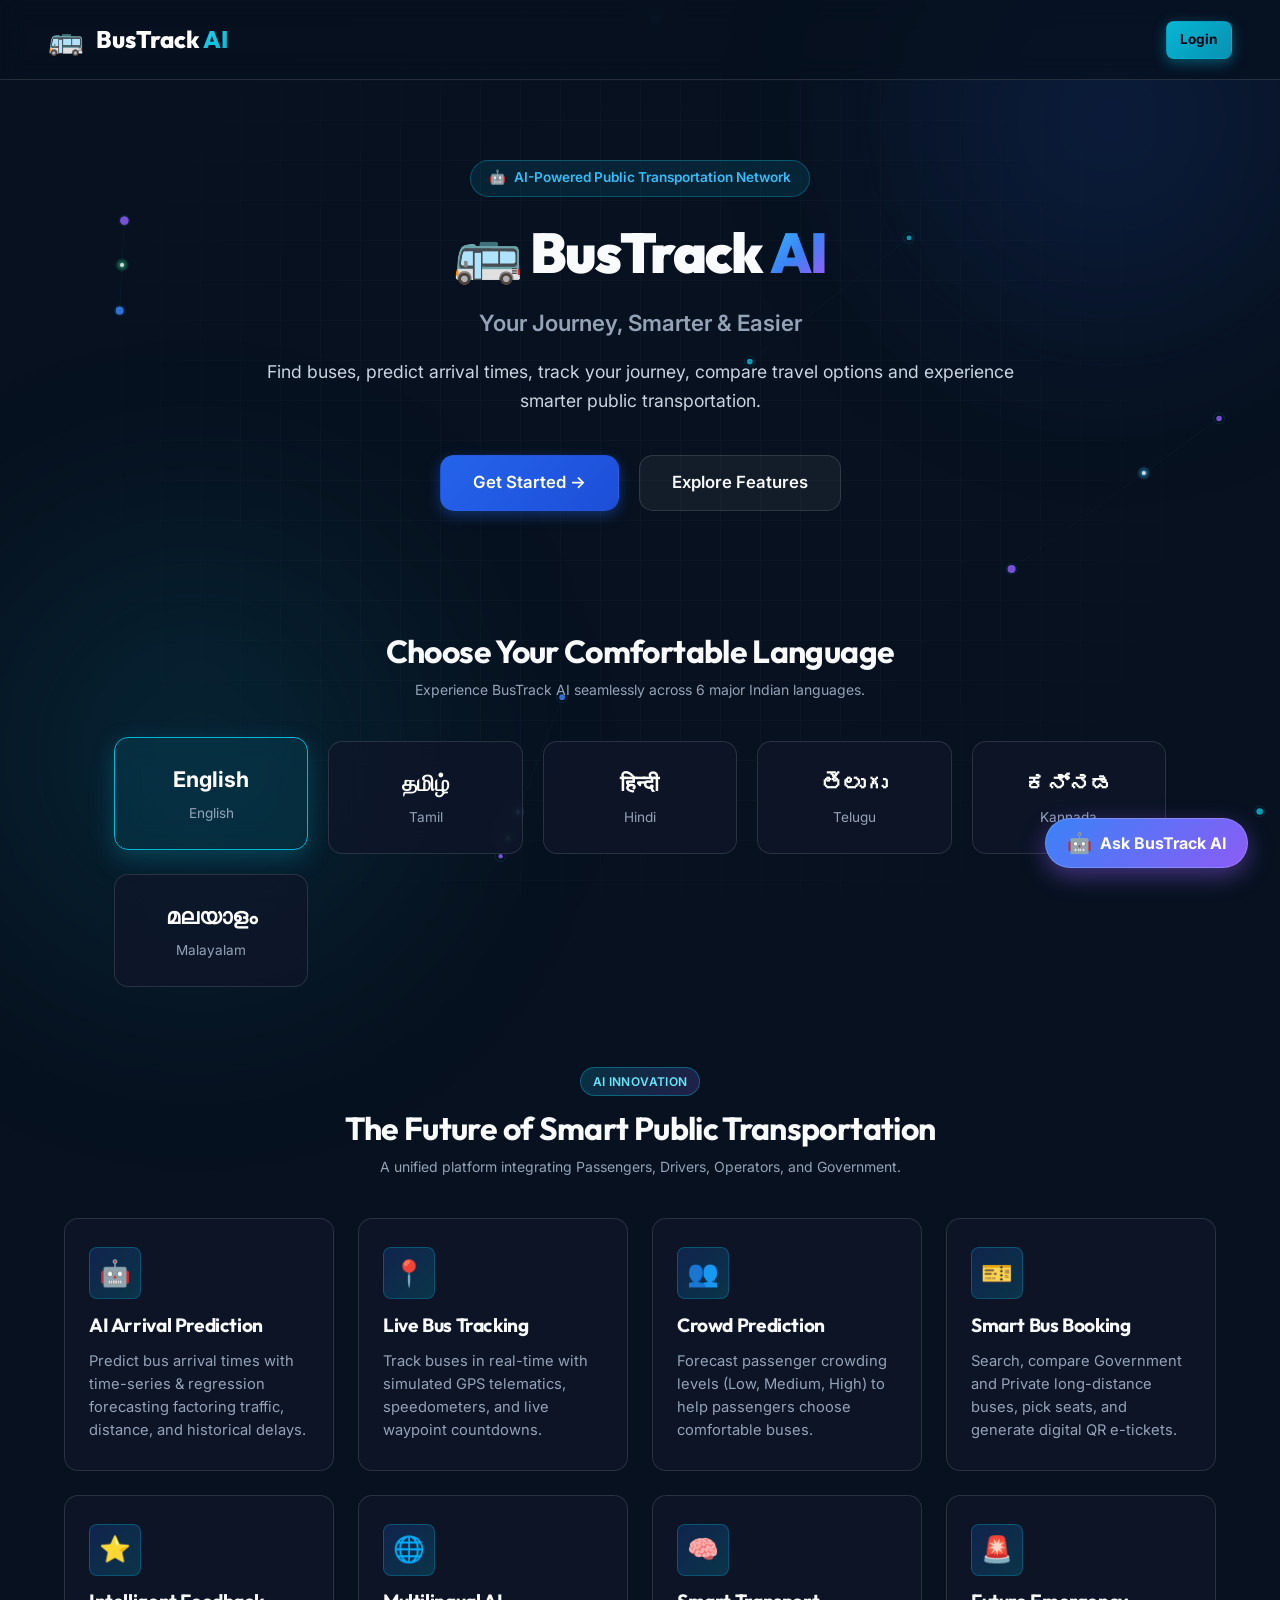
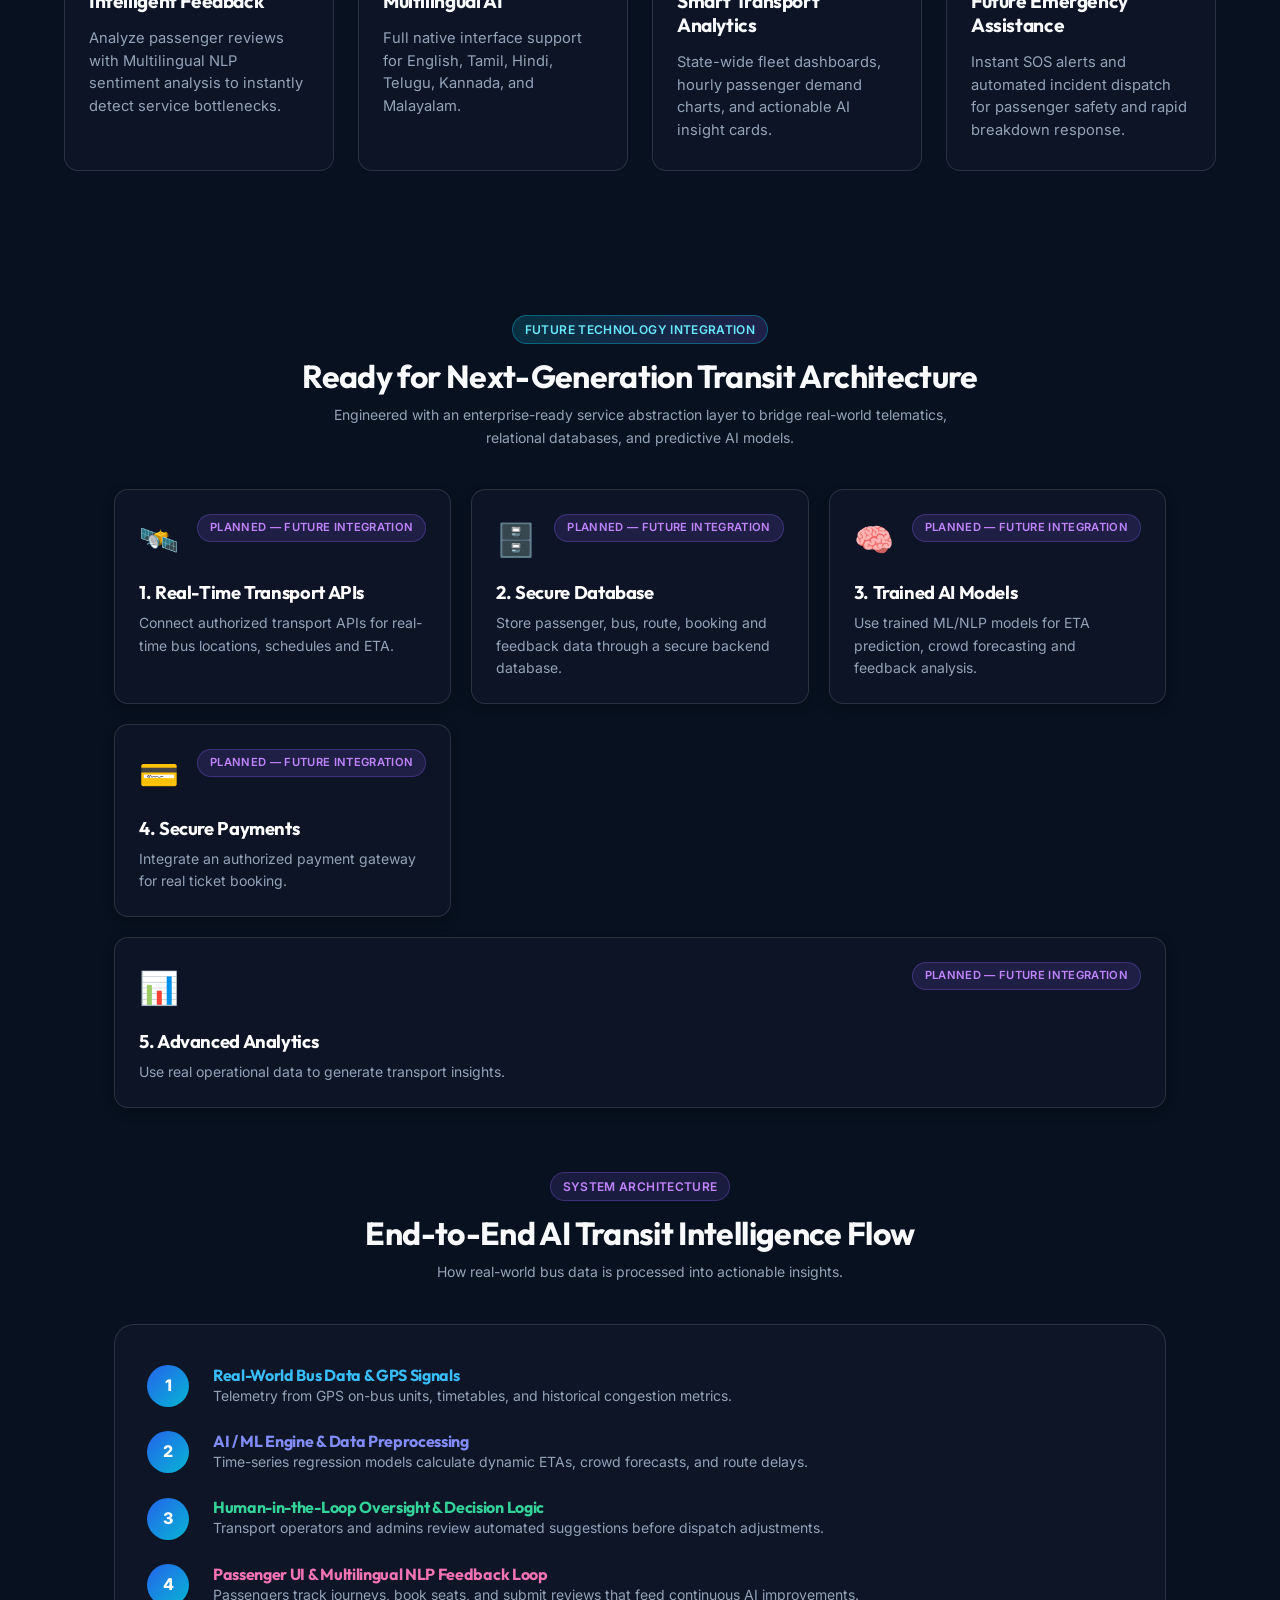
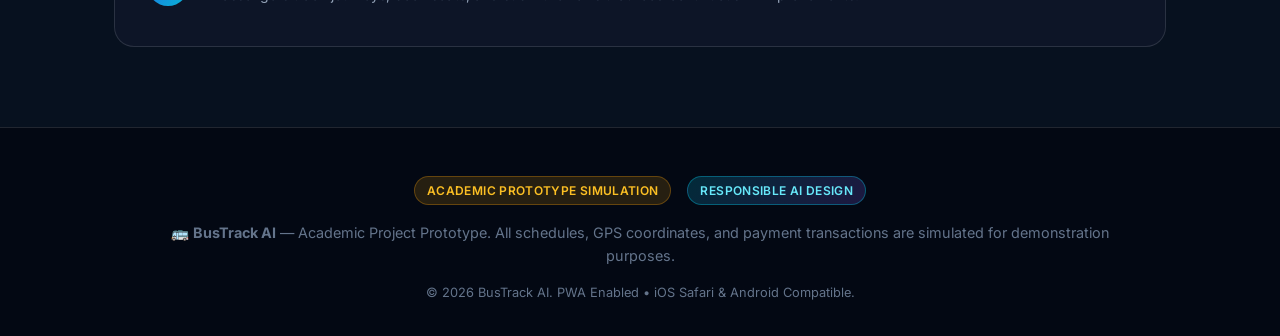
<file: index.html>
<!DOCTYPE html>
<html lang="en">
<head>
  <meta charset="UTF-8" />
  <meta name="viewport" content="width=device-width, initial-scale=1.0, viewport-fit=cover" />
  <title>BusTrack AI — Know Your Bus. Know Your Time. Travel Smarter.</title>
  <meta name="description" content="AI-Powered Smart Public Transportation Platform for real-time bus tracking, ETA predictions, Govt vs. Private comparisons, and smart ticketing." />
  <meta name="theme-color" content="#07111F" />
  <meta name="apple-mobile-web-app-capable" content="yes" />
  <meta name="apple-mobile-web-app-status-bar-style" content="black-translucent" />
  <meta name="apple-mobile-web-app-title" content="BusTrack AI" />
  <link rel="manifest" href="manifest.json" />
  <link rel="apple-touch-icon" href="assets/icons/apple-touch-icon.png" />
  <link rel="icon" type="image/png" href="assets/icons/favicon.png" />
  <link rel="preconnect" href="https://fonts.googleapis.com" />
  <link rel="preconnect" href="https://fonts.gstatic.com" crossorigin />
  <link href="https://fonts.googleapis.com/css2?family=Inter:wght@400;500;600;700&family=Outfit:wght@600;700;800;900&display=swap" rel="stylesheet" />
  <link rel="stylesheet" href="css/global.css" />
  <link rel="stylesheet" href="css/landing.css" />
</head>
<body>
  <!-- Animated Transit Background Canvas & Grid Layer -->
  <canvas id="transit-bg-canvas"></canvas>
  <div class="bg-grid-overlay"></div>
  <div class="bg-gradient-glow"></div>
  <div class="bg-gradient-glow-2"></div>

  <!-- Landing Header -->
  <header class="landing-header">
    <div class="brand-logo">
      <span style="font-size: 1.8rem;">🚌</span>
      <span>BusTrack <span class="gradient-text-cyan">AI</span></span>
      <span class="badge badge-ai" style="display:none; @media(min-width:480px){display:inline-flex;}">Smart Mobility</span>
    </div>
    <div style="display: flex; align-items: center; gap: 0.75rem;">
      <span class="badge badge-demo" style="display:none; @media(min-width:600px){display:inline-flex;}">Prototype</span>
      <a href="login.html" class="btn btn-secondary btn-sm" data-i18n="login">Login →</a>
    </div>
  </header>

  <!-- Hero Section -->
  <main>
    <section class="hero-section">
      <div class="hero-pill">
        <span>🤖</span>
        <span>AI-Powered Public Transportation Network</span>
      </div>
      <h1 class="hero-title">
        🚌 BusTrack <span class="gradient-text">AI</span>
      </h1>
      <p class="hero-tagline" data-i18n="subtagline">
        “Your Journey, Smarter & Easier”
      </p>
      <p class="hero-description" data-i18n="landingDesc">
        Find buses, predict arrival times, track your journey, compare travel options and experience smarter public transportation.
      </p>
      <div class="hero-cta-group">
        <a href="login.html" class="btn btn-primary btn-lg" data-i18n="getStarted">
          GET STARTED →
        </a>
        <a href="#future-vision" class="btn btn-outline btn-lg">
          Explore Features
        </a>
      </div>
    </section>

    <!-- Language Selection Section -->
    <section class="language-section">
      <div class="section-heading">
        <h2 data-i18n="chooseLanguage">Choose Your Comfortable Language</h2>
        <p class="text-muted text-sm">Experience BusTrack AI seamlessly across 6 major Indian languages.</p>
      </div>
      <div class="language-cards-grid">
        <div class="language-card active" data-lang="en" onclick="LanguageManager.setLanguage('en')">
          <span class="lang-native">English</span>
          <span class="lang-english">English</span>
        </div>
        <div class="language-card" data-lang="ta" onclick="LanguageManager.setLanguage('ta')">
          <span class="lang-native">தமிழ்</span>
          <span class="lang-english">Tamil</span>
        </div>
        <div class="language-card" data-lang="hi" onclick="LanguageManager.setLanguage('hi')">
          <span class="lang-native">हिन्दी</span>
          <span class="lang-english">Hindi</span>
        </div>
        <div class="language-card" data-lang="te" onclick="LanguageManager.setLanguage('te')">
          <span class="lang-native">తెలుగు</span>
          <span class="lang-english">Telugu</span>
        </div>
        <div class="language-card" data-lang="kn" onclick="LanguageManager.setLanguage('kn')">
          <span class="lang-native">ಕನ್ನಡ</span>
          <span class="lang-english">Kannada</span>
        </div>
        <div class="language-card" data-lang="ml" onclick="LanguageManager.setLanguage('ml')">
          <span class="lang-native">മലയാളം</span>
          <span class="lang-english">Malayalam</span>
        </div>
      </div>
    </section>

    <!-- Future Vision Features Grid -->
    <section id="future-vision" class="features-section">
      <div class="section-heading">
        <div class="badge badge-ai" style="margin-bottom: 0.75rem;">AI Innovation</div>
        <h2 data-i18n="futureVisionTitle">The Future of Smart Public Transportation</h2>
        <p class="text-muted text-sm">A unified platform integrating Passengers, Drivers, Operators, and Government.</p>
      </div>

      <div class="features-grid">
        <div class="feature-card">
          <div class="feature-icon-box">🤖</div>
          <h3>AI Arrival Prediction</h3>
          <p>Predict bus arrival times with time-series & regression forecasting factoring traffic, distance, and historical delays.</p>
        </div>

        <div class="feature-card">
          <div class="feature-icon-box">📍</div>
          <h3>Live Bus Tracking</h3>
          <p>Track buses in real-time with simulated GPS telematics, speedometers, and live waypoint countdowns.</p>
        </div>

        <div class="feature-card">
          <div class="feature-icon-box">👥</div>
          <h3>Crowd Prediction</h3>
          <p>Forecast passenger crowding levels (Low, Medium, High) to help passengers choose comfortable buses.</p>
        </div>

        <div class="feature-card">
          <div class="feature-icon-box">🎫</div>
          <h3>Smart Bus Booking</h3>
          <p>Search, compare Government and Private long-distance buses, pick seats, and generate digital QR e-tickets.</p>
        </div>

        <div class="feature-card">
          <div class="feature-icon-box">⭐</div>
          <h3>Intelligent Feedback</h3>
          <p>Analyze passenger reviews with Multilingual NLP sentiment analysis to instantly detect service bottlenecks.</p>
        </div>

        <div class="feature-card">
          <div class="feature-icon-box">🌐</div>
          <h3>Multilingual AI</h3>
          <p>Full native interface support for English, Tamil, Hindi, Telugu, Kannada, and Malayalam.</p>
        </div>

        <div class="feature-card">
          <div class="feature-icon-box">🧠</div>
          <h3>Smart Transport Analytics</h3>
          <p>State-wide fleet dashboards, hourly passenger demand charts, and actionable AI insight cards.</p>
        </div>

        <div class="feature-card">
          <div class="feature-icon-box">🚨</div>
          <h3>Future Emergency Assistance</h3>
          <p>Instant SOS alerts and automated incident dispatch for passenger safety and rapid breakdown response.</p>
        </div>
      </div>
    </section>

    <!-- Future Technology Integration Section -->
    <section class="future-tech-section" style="padding: 4rem 1.5rem; max-width: 1100px; margin: 0 auto;">
      <div class="section-heading" style="text-align: center; margin-bottom: 2.5rem;">
        <div class="badge badge-ai" style="margin-bottom: 0.75rem;">Future Technology Integration</div>
        <h2 style="font-size: 2rem; margin-bottom: 0.5rem;">Ready for Next-Generation Transit Architecture</h2>
        <p class="text-muted text-sm" style="max-width: 650px; margin: 0 auto;">
          Engineered with an enterprise-ready service abstraction layer to bridge real-world telematics, relational databases, and predictive AI models.
        </p>
      </div>

      <div style="display: grid; grid-template-columns: repeat(auto-fit, minmax(280px, 1fr)); gap: 1.25rem;">
        <!-- Card 1 -->
        <div class="glass-card" style="padding: 1.5rem;">
          <div style="display: flex; justify-content: space-between; align-items: flex-start; margin-bottom: 1rem;">
            <span style="font-size: 2rem;">🛰️</span>
            <span class="badge badge-simulation" style="font-size: 0.7rem;">Planned — Future Integration</span>
          </div>
          <h3 style="font-size: 1.15rem; margin-bottom: 0.5rem; color: #fff;">1. Real-Time Transport APIs</h3>
          <p class="text-muted text-sm" style="margin: 0; line-height: 1.6;">
            Connect authorized transport APIs for real-time bus locations, schedules and ETA.
          </p>
        </div>

        <!-- Card 2 -->
        <div class="glass-card" style="padding: 1.5rem;">
          <div style="display: flex; justify-content: space-between; align-items: flex-start; margin-bottom: 1rem;">
            <span style="font-size: 2rem;">🗄️</span>
            <span class="badge badge-simulation" style="font-size: 0.7rem;">Planned — Future Integration</span>
          </div>
          <h3 style="font-size: 1.15rem; margin-bottom: 0.5rem; color: #fff;">2. Secure Database</h3>
          <p class="text-muted text-sm" style="margin: 0; line-height: 1.6;">
            Store passenger, bus, route, booking and feedback data through a secure backend database.
          </p>
        </div>

        <!-- Card 3 -->
        <div class="glass-card" style="padding: 1.5rem;">
          <div style="display: flex; justify-content: space-between; align-items: flex-start; margin-bottom: 1rem;">
            <span style="font-size: 2rem;">🧠</span>
            <span class="badge badge-simulation" style="font-size: 0.7rem;">Planned — Future Integration</span>
          </div>
          <h3 style="font-size: 1.15rem; margin-bottom: 0.5rem; color: #fff;">3. Trained AI Models</h3>
          <p class="text-muted text-sm" style="margin: 0; line-height: 1.6;">
            Use trained ML/NLP models for ETA prediction, crowd forecasting and feedback analysis.
          </p>
        </div>

        <!-- Card 4 -->
        <div class="glass-card" style="padding: 1.5rem;">
          <div style="display: flex; justify-content: space-between; align-items: flex-start; margin-bottom: 1rem;">
            <span style="font-size: 2rem;">💳</span>
            <span class="badge badge-simulation" style="font-size: 0.7rem;">Planned — Future Integration</span>
          </div>
          <h3 style="font-size: 1.15rem; margin-bottom: 0.5rem; color: #fff;">4. Secure Payments</h3>
          <p class="text-muted text-sm" style="margin: 0; line-height: 1.6;">
            Integrate an authorized payment gateway for real ticket booking.
          </p>
        </div>

        <!-- Card 5 -->
        <div class="glass-card" style="padding: 1.5rem; grid-column: 1 / -1;">
          <div style="display: flex; justify-content: space-between; align-items: flex-start; margin-bottom: 1rem;">
            <span style="font-size: 2rem;">📊</span>
            <span class="badge badge-simulation" style="font-size: 0.7rem;">Planned — Future Integration</span>
          </div>
          <h3 style="font-size: 1.15rem; margin-bottom: 0.5rem; color: #fff;">5. Advanced Analytics</h3>
          <p class="text-muted text-sm" style="margin: 0; line-height: 1.6;">
            Use real operational data to generate transport insights.
          </p>
        </div>
      </div>
    </section>

    <!-- Architecture & C29 Project Context Section -->
    <section class="architecture-section">
      <div class="section-heading">
        <div class="badge badge-simulation" style="margin-bottom: 0.75rem;">System Architecture</div>
        <h2>End-to-End AI Transit Intelligence Flow</h2>
        <p class="text-muted text-sm">How real-world bus data is processed into actionable insights.</p>
      </div>

      <div class="arch-flow-box">
        <div class="flow-step">
          <div class="flow-step-num">1</div>
          <div>
            <h4 style="color: #38bdf8;">Real-World Bus Data & GPS Signals</h4>
            <p class="text-muted text-sm">Telemetry from GPS on-bus units, timetables, and historical congestion metrics.</p>
          </div>
        </div>

        <div class="flow-step">
          <div class="flow-step-num">2</div>
          <div>
            <h4 style="color: #818cf8;">AI / ML Engine & Data Preprocessing</h4>
            <p class="text-muted text-sm">Time-series regression models calculate dynamic ETAs, crowd forecasts, and route delays.</p>
          </div>
        </div>

        <div class="flow-step">
          <div class="flow-step-num">3</div>
          <div>
            <h4 style="color: #34d399;">Human-in-the-Loop Oversight & Decision Logic</h4>
            <p class="text-muted text-sm">Transport operators and admins review automated suggestions before dispatch adjustments.</p>
          </div>
        </div>

        <div class="flow-step">
          <div class="flow-step-num">4</div>
          <div>
            <h4 style="color: #f472b6;">Passenger UI & Multilingual NLP Feedback Loop</h4>
            <p class="text-muted text-sm">Passengers track journeys, book seats, and submit reviews that feed continuous AI improvements.</p>
          </div>
        </div>
      </div>
    </section>
  </main>

  <!-- Landing Footer -->
  <footer class="landing-footer">
    <div style="max-width: 1000px; margin: 0 auto; display: flex; flex-direction: column; gap: 1rem;">
      <div style="display: flex; justify-content: center; align-items: center; gap: 1rem; flex-wrap: wrap;">
        <span class="badge badge-demo">Academic Prototype Simulation</span>
        <span class="badge badge-ai">Responsible AI Design</span>
      </div>
      <p>🚌 <strong>BusTrack AI</strong> — Academic Project Prototype. All schedules, GPS coordinates, and payment transactions are simulated for demonstration purposes.</p>
      <p style="font-size: 0.8rem; color: #64748b;">© 2026 BusTrack AI. PWA Enabled • iOS Safari & Android Compatible.</p>
    </div>
  </footer>

  <!-- Scripts -->
  <script src="js/services/apiConfig.js"></script>
  <script src="js/services/dbSchema.js"></script>
  <script src="js/services/transportService.js"></script>
  <script src="js/services/bookingService.js"></script>
  <script src="js/services/trackingService.js"></script>
  <script src="js/services/aiService.js"></script>
  <script src="js/language.js"></script>
  <script src="js/auth.js"></script>
  <script src="js/app.js"></script>
</body>
</html>
</file>
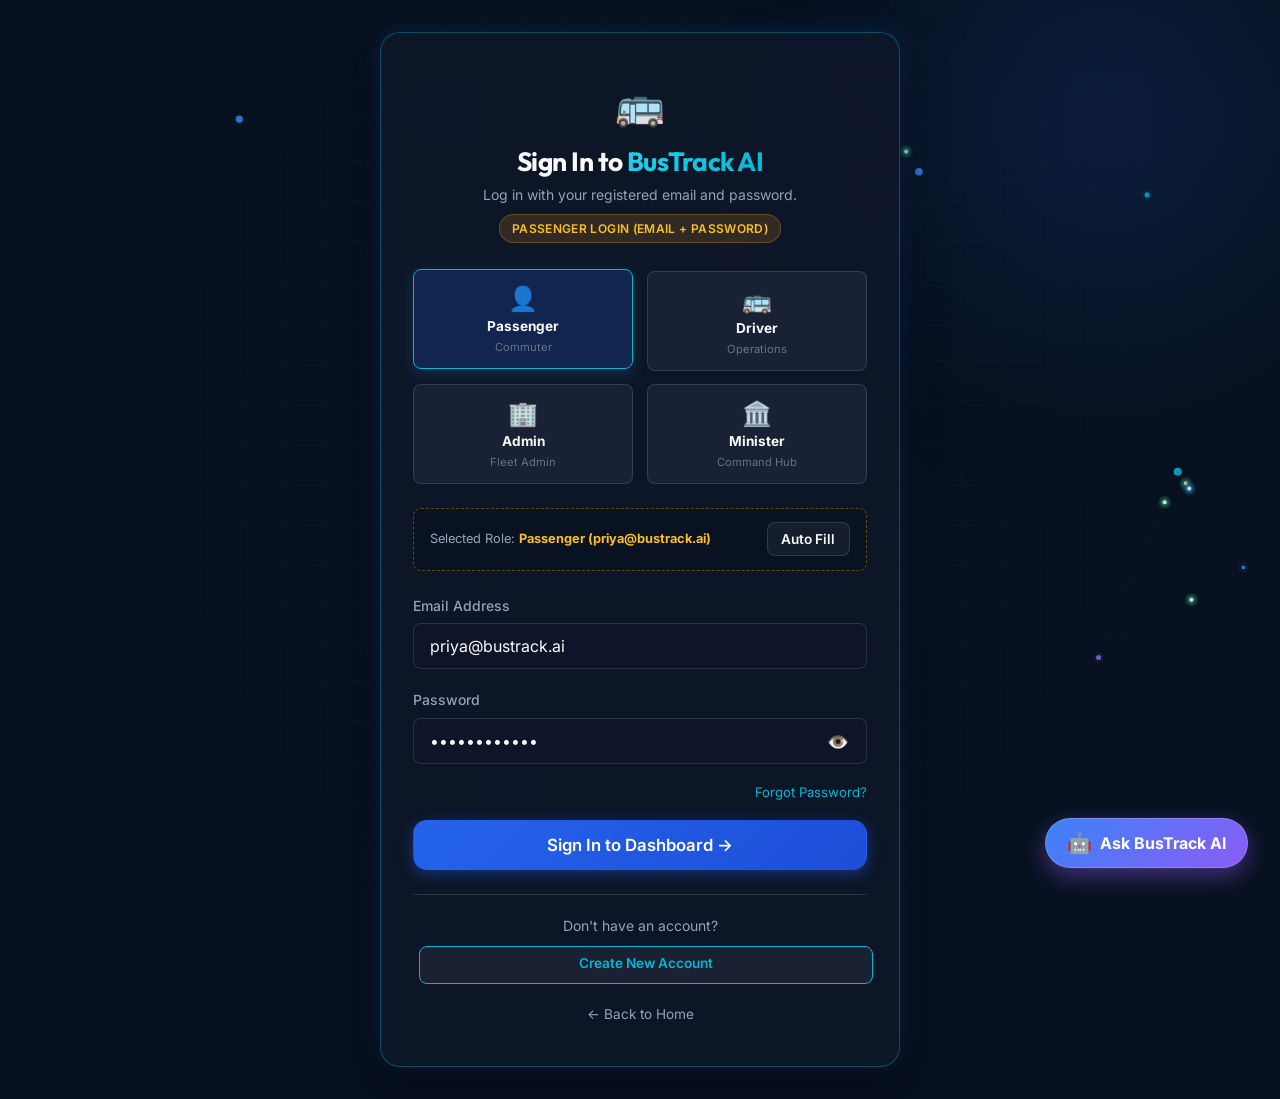
<file: admin.html>
<!DOCTYPE html>
<html lang="en">
<head>
  <meta charset="UTF-8" />
  <meta name="viewport" content="width=device-width, initial-scale=1.0, viewport-fit=cover" />
  <title>Admin Fleet & AI Analytics — BusTrack AI</title>
  <meta name="theme-color" content="#07111F" />
  <meta name="apple-mobile-web-app-capable" content="yes" />
  <meta name="apple-mobile-web-app-status-bar-style" content="black-translucent" />
  <meta name="apple-mobile-web-app-title" content="BusTrack AI" />
  <link rel="manifest" href="manifest.json" />
  <link rel="apple-touch-icon" href="assets/icons/apple-touch-icon.png" />
  <link rel="icon" type="image/png" href="assets/icons/favicon.png" />
  <link rel="preconnect" href="https://fonts.googleapis.com" />
  <link rel="preconnect" href="https://fonts.gstatic.com" crossorigin />
  <link href="https://fonts.googleapis.com/css2?family=Inter:wght@400;500;600;700&family=Outfit:wght@600;700;800;900&display=swap" rel="stylesheet" />
  <link rel="stylesheet" href="css/global.css" />
  <link rel="stylesheet" href="css/admin.css" />
</head>
<body>
  <canvas id="transit-bg-canvas"></canvas>
  <div class="bg-grid-overlay"></div>
  <div class="bg-gradient-glow"></div>

  <div class="app-container">
    <!-- Sidebar -->
    <aside class="sidebar">
      <div class="sidebar-header">
        <span class="sidebar-logo-icon">🚌</span>
        <div>
          <div class="sidebar-logo-text">BusTrack <span class="gradient-text-cyan">AI</span></div>
          <span class="sidebar-role-badge">Admin Hub</span>
        </div>
      </div>

      <nav class="sidebar-nav">
        <a href="admin.html" class="sidebar-link active">
          <span class="nav-icon">📊</span>
          <span>Fleet Overview</span>
        </a>
        <a href="#fleet-table-section" class="sidebar-link">
          <span class="nav-icon">🚌</span>
          <span>Bus Management</span>
        </a>
        <a href="#analytics-section" class="sidebar-link">
          <span class="nav-icon">📈</span>
          <span>AI Analytics</span>
        </a>
        <a href="tracking.html" class="sidebar-link">
          <span class="nav-icon">📍</span>
          <span>Live Tracking</span>
        </a>
        <a href="feedback.html" class="sidebar-link">
          <span class="nav-icon">⭐</span>
          <span>Feedback Log</span>
        </a>
        <a href="help.html" class="sidebar-link">
          <span class="nav-icon">🆘</span>
          <span data-i18n="helpCenter">Help Center</span>
        </a>
        <a href="profile.html" class="sidebar-link">
          <span class="nav-icon">👤</span>
          <span data-i18n="profile">Profile</span>
        </a>
        <a href="settings.html" class="sidebar-link">
          <span class="nav-icon">⚙️</span>
          <span data-i18n="settings">Settings</span>
        </a>
      </nav>

      <div class="sidebar-footer">
        <button type="button" class="btn btn-outline btn-sm logout-btn" style="width: 100%;">
          🚪 <span data-i18n="logout">Logout</span>
        </button>
      </div>
    </aside>

    <div class="main-content">
      <header class="app-header">
        <div class="header-left">
          <button id="menu-toggle-btn" class="menu-toggle-btn" aria-label="Toggle Menu">☰</button>
          <div class="header-title">
            <span>Transport Admin & Analytics</span>
          </div>
        </div>

        <div class="header-right">
          <select class="form-control language-selector-select" onchange="LanguageManager.setLanguage(this.value)" style="width: auto; min-height: 36px; padding: 0.25rem 1.75rem 0.25rem 0.5rem; font-size: 0.8rem;">
            <option value="en">English</option>
            <option value="ta">தமிழ்</option>
            <option value="hi">हिन्दी</option>
            <option value="te">తెలుగు</option>
            <option value="kn">ಕನ್ನಡ</option>
            <option value="ml">മലയാളം</option>
          </select>

          <a href="profile.html" class="user-profile-btn">
            <div class="avatar" style="background: linear-gradient(135deg, #2563eb, #8b5cf6);">K</div>
            <span class="current-user-name" style="font-size: 0.85rem; font-weight: 600;">Karthik Raman</span>
          </a>
        </div>
      </header>

      <main class="page-body">
        <!-- Action Row -->
        <div style="display:flex; justify-content:space-between; align-items:center; flex-wrap:wrap; gap:1rem; margin-bottom:1.5rem;">
          <div>
            <h2 style="font-size: 1.5rem;">Fleet Command Center</h2>
            <p class="text-muted text-sm">Real-time telematics, schedule coordination, and AI predictive demand models.</p>
          </div>
          <div style="display:flex; gap:0.5rem; flex-wrap:wrap;">
            <button type="button" id="generate-admin-report-btn" class="btn btn-outline btn-sm">
              📄 Report
            </button>
            <button type="button" id="add-bus-modal-btn" class="btn btn-primary btn-sm">
              + Add Bus
            </button>
          </div>
        </div>

        <!-- KPI Summary Cards with Animated Counters -->
        <div class="admin-kpi-grid">
          <div class="kpi-card">
            <span class="kpi-title">Total Registered Fleet</span>
            <div class="kpi-value animate-counter" data-target="1250">0</div>
            <span class="kpi-subtitle">Buses in regional registry</span>
          </div>

          <div class="kpi-card">
            <span class="kpi-title">Active Buses on Route</span>
            <div class="kpi-value animate-counter" data-target="842" style="color:#34d399;">0</div>
            <span class="kpi-subtitle">🟢 Live telematics streaming</span>
          </div>

          <div class="kpi-card">
            <span class="kpi-title">On-Time Performance</span>
            <div class="kpi-value animate-counter" data-target="87" data-decimal="false" style="color:#22d3ee;">0%</div>
            <span class="kpi-subtitle">Within 5m schedule variance</span>
          </div>

          <div class="kpi-card">
            <span class="kpi-title">Average Corridor Delay</span>
            <div class="kpi-value animate-counter" data-target="4.2" data-decimal="true" style="color:#fbbf24;">0m</div>
            <span class="kpi-subtitle">Peak-hour offset calculation</span>
          </div>
        </div>

        <!-- AI Insights Cards -->
        <div class="ai-insights-grid">
          <div class="insight-card">
            <div style="display:flex; align-items:center; justify-content:space-between;">
              <span class="badge badge-ai">🤖 AI Prototype Insight</span>
              <span class="text-muted text-xs">10m ago</span>
            </div>
            <h4 style="color:#fff;">Passenger Demand Surge Expected</h4>
            <p class="text-muted text-sm">Passenger demand appears highest during morning peak hours (08:00 - 10:00) on Gandhipuram ↔ Ukkadam corridor.</p>
            <div style="font-size:0.8rem; color:#38bdf8; border-top:1px solid var(--border-glass); padding-top:0.5rem;">
              <strong>Suggested Action:</strong> Increase bus dispatch frequency from 15m to 8m intervals during peak periods.
            </div>
          </div>

          <div class="insight-card">
            <div style="display:flex; align-items:center; justify-content:space-between;">
              <span class="badge badge-ai">🤖 AI Prototype Insight</span>
              <span class="text-muted text-xs">25m ago</span>
            </div>
            <h4 style="color:#fff;">Route 102 Repeated Delay Trend</h4>
            <p class="text-muted text-sm">Route 102 (Singanallur) has logged +8.5m average delay across 14 consecutive trips due to road construction.</p>
            <div style="font-size:0.8rem; color:#38bdf8; border-top:1px solid var(--border-glass); padding-top:0.5rem;">
              <strong>Suggested Action:</strong> Review corridor detour routes and update AI schedule buffer time.
            </div>
          </div>
        </div>

        <!-- AI Analytics Canvas Charts Grid -->
        <div id="analytics-section" class="charts-grid-layout" style="display:grid; grid-template-columns: repeat(auto-fit, minmax(300px, 1fr)); gap:1.25rem; margin-bottom:2rem;">
          <div class="chart-card">
            <div class="chart-header">
              <div>
                <h4 style="font-size:1.05rem;">Hourly Passenger Demand</h4>
                <div class="text-muted text-xs">Simulated commuter volume</div>
              </div>
              <span class="badge badge-demo">Demo</span>
            </div>
            <div class="chart-canvas-box">
              <canvas id="chart-passenger-demand"></canvas>
            </div>
          </div>

          <div class="chart-card">
            <div class="chart-header">
              <div>
                <h4 style="font-size:1.05rem;">Average Bus Delay by Route</h4>
                <div class="text-muted text-xs">Minutes variance from timetable</div>
              </div>
              <span class="badge badge-demo">Demo</span>
            </div>
            <div class="chart-canvas-box">
              <canvas id="chart-delay-trends"></canvas>
            </div>
          </div>

          <div class="chart-card">
            <div class="chart-header">
              <div>
                <h4 style="font-size:1.05rem;">Corridor On-Time (%)</h4>
                <div class="text-muted text-xs">Schedule adherence by hub</div>
              </div>
              <span class="badge badge-demo">Demo</span>
            </div>
            <div class="chart-canvas-box">
              <canvas id="chart-route-performance"></canvas>
            </div>
          </div>

          <div class="chart-card">
            <div class="chart-header">
              <div>
                <h4 style="font-size:1.05rem;">Feedback Sentiment</h4>
                <div class="text-muted text-xs">NLP review classification</div>
              </div>
              <span class="badge badge-demo">Demo</span>
            </div>
            <div class="chart-canvas-box">
              <canvas id="chart-sentiment-donut"></canvas>
            </div>
          </div>
        </div>

        <!-- Bus Fleet Management CRUD Table -->
        <div id="fleet-table-section" class="glass-card">
          <div style="display:flex; justify-content:space-between; align-items:center; margin-bottom:1rem; flex-wrap:wrap; gap:0.5rem;">
            <div>
              <h3 style="font-size:1.25rem;">Bus Fleet Registry</h3>
              <p class="text-muted text-xs">Manage active buses, routes, drivers, and telematics statuses.</p>
            </div>
            <span class="badge badge-demo">Editable LocalStorage</span>
          </div>

          <div class="crud-table-wrapper">
            <table class="crud-table">
              <thead>
                <tr>
                  <th>Bus Number</th>
                  <th>Category</th>
                  <th>Corridor Route</th>
                  <th>Driver</th>
                  <th>Status</th>
                  <th>AI ETA</th>
                  <th>Actions</th>
                </tr>
              </thead>
              <tbody id="admin-bus-table-body">
                <!-- Populated dynamically by js/admin.js -->
              </tbody>
            </table>
          </div>
        </div>
      </main>

      <!-- Mobile Bottom Navigation Bar -->
      <nav class="mobile-bottom-nav">
        <a href="admin.html" class="bottom-nav-item active">
          <span class="nav-icon">📊</span>
          <span>Fleet</span>
        </a>
        <a href="tracking.html" class="bottom-nav-item">
          <span class="nav-icon">📍</span>
          <span>Map</span>
        </a>
        <a href="feedback.html" class="bottom-nav-item">
          <span class="nav-icon">⭐</span>
          <span>Reviews</span>
        </a>
        <a href="help.html" class="bottom-nav-item">
          <span class="nav-icon">🆘</span>
          <span>Help</span>
        </a>
        <a href="profile.html" class="bottom-nav-item">
          <span class="nav-icon">👤</span>
          <span>Profile</span>
        </a>
      </nav>
    </div>
  </div>

  <!-- Add Bus Modal -->
  <div id="add-bus-modal" class="modal-backdrop">
    <div class="modal-container">
      <div class="modal-header">
        <h3 class="modal-title">+ Add New Bus to Fleet</h3>
        <button class="modal-close-btn">&times;</button>
      </div>
      <form id="add-bus-form">
        <div class="modal-body">
          <div class="form-group">
            <label class="form-label">Bus Registration Number</label>
            <input type="text" id="new-bus-number" class="form-control" placeholder="e.g. TN-38-N-9988" required />
          </div>

          <div class="form-group">
            <label class="form-label">Operator Category</label>
            <select id="new-bus-type" class="form-control form-select">
              <option value="Government">Government (TNSTC)</option>
              <option value="Private">Private Operator</option>
            </select>
          </div>

          <div style="display:grid; grid-template-columns: 1fr 1fr; gap:1rem;">
            <div class="form-group">
              <label class="form-label">Starting Terminal</label>
              <select id="new-bus-from" class="form-control form-select">
                <option value="Gandhipuram">Gandhipuram</option>
                <option value="Ukkadam">Ukkadam</option>
                <option value="Singanallur">Singanallur</option>
                <option value="Peelamedu">Peelamedu</option>
              </select>
            </div>
            <div class="form-group">
              <label class="form-label">Destination Hub</label>
              <select id="new-bus-to" class="form-control form-select">
                <option value="Ukkadam">Ukkadam</option>
                <option value="Gandhipuram">Gandhipuram</option>
                <option value="Singanallur">Singanallur</option>
                <option value="Peelamedu">Peelamedu</option>
              </select>
            </div>
          </div>

          <div class="form-group">
            <label class="form-label">Assigned Driver</label>
            <input type="text" id="new-bus-driver" class="form-control" placeholder="e.g. S. Vignesh" />
          </div>
        </div>
        <div class="modal-footer">
          <button type="button" class="btn btn-outline btn-sm" data-modal-close>Cancel</button>
          <button type="submit" class="btn btn-primary btn-sm">Save to Fleet</button>
        </div>
      </form>
    </div>
  </div>

  <!-- Admin Printable Report Modal -->
  <div id="admin-report-modal" class="modal-backdrop">
    <div class="modal-container" style="max-width:700px;">
      <div class="modal-header">
        <h3 class="modal-title">📄 Fleet Performance Report</h3>
        <button class="modal-close-btn">&times;</button>
      </div>
      <div class="modal-body">
        <div class="ticket-wrapper">
          <div style="text-align:center; margin-bottom:1.5rem; border-bottom:2px solid #e2e8f0; padding-bottom:1rem;">
            <h2 style="font-size:1.4rem; color:#1d4ed8;">BusTrack AI Operations Briefing</h2>
            <div style="font-size:0.75rem; color:#64748b;">SMART PUBLIC TRANSPORTATION PERFORMANCE AUDIT</div>
            <div class="badge badge-demo" style="margin-top:0.5rem;">Academic Prototype Simulation</div>
          </div>

          <div class="ticket-grid">
            <div>
              <div class="ticket-field-lbl">Report Date</div>
              <div class="ticket-field-val">September 04, 2026</div>
            </div>
            <div>
              <div class="ticket-field-lbl">Fleet Evaluated</div>
              <div class="ticket-field-val">1,250 Registered Units</div>
            </div>
            <div>
              <div class="ticket-field-lbl">On-Time Rate</div>
              <div class="ticket-field-val">87.4% Compliance</div>
            </div>
            <div>
              <div class="ticket-field-lbl">Delay Variance</div>
              <div class="ticket-field-val">+4.2 Minutes (Peak)</div>
            </div>
          </div>

          <div style="margin-top:1rem; font-size:0.85rem; line-height:1.5; color:#334155;">
            <strong>Key AI Insights & Executive Summary:</strong>
            <ul style="margin-left:1.25rem; margin-top:0.4rem;">
              <li>Morning peak traffic on Corridor 101 shows highest demand pressure.</li>
              <li>Government buses achieved 91% satisfaction in affordability ratings.</li>
              <li>Recommended adding 4 auxiliary buses between 08:30 - 09:30 AM.</li>
            </ul>
          </div>
        </div>
      </div>
      <div class="modal-footer">
        <button type="button" class="btn btn-outline btn-sm" data-modal-close>Close</button>
        <button type="button" id="print-admin-report-btn" class="btn btn-secondary btn-sm">🖨️ Print Report</button>
      </div>
    </div>
  </div>

  <!-- Scripts -->
  <script src="js/services/apiConfig.js"></script>
  <script src="js/services/dbSchema.js"></script>
  <script src="js/services/transportService.js"></script>
  <script src="js/services/bookingService.js"></script>
  <script src="js/services/trackingService.js"></script>
  <script src="js/services/aiService.js"></script>
  <script src="js/language.js"></script>
  <script src="js/auth.js"></script>
  <script src="js/charts.js"></script>
  <script src="js/app.js"></script>
  <script src="js/admin.js"></script>
</body>
</html>
</file>
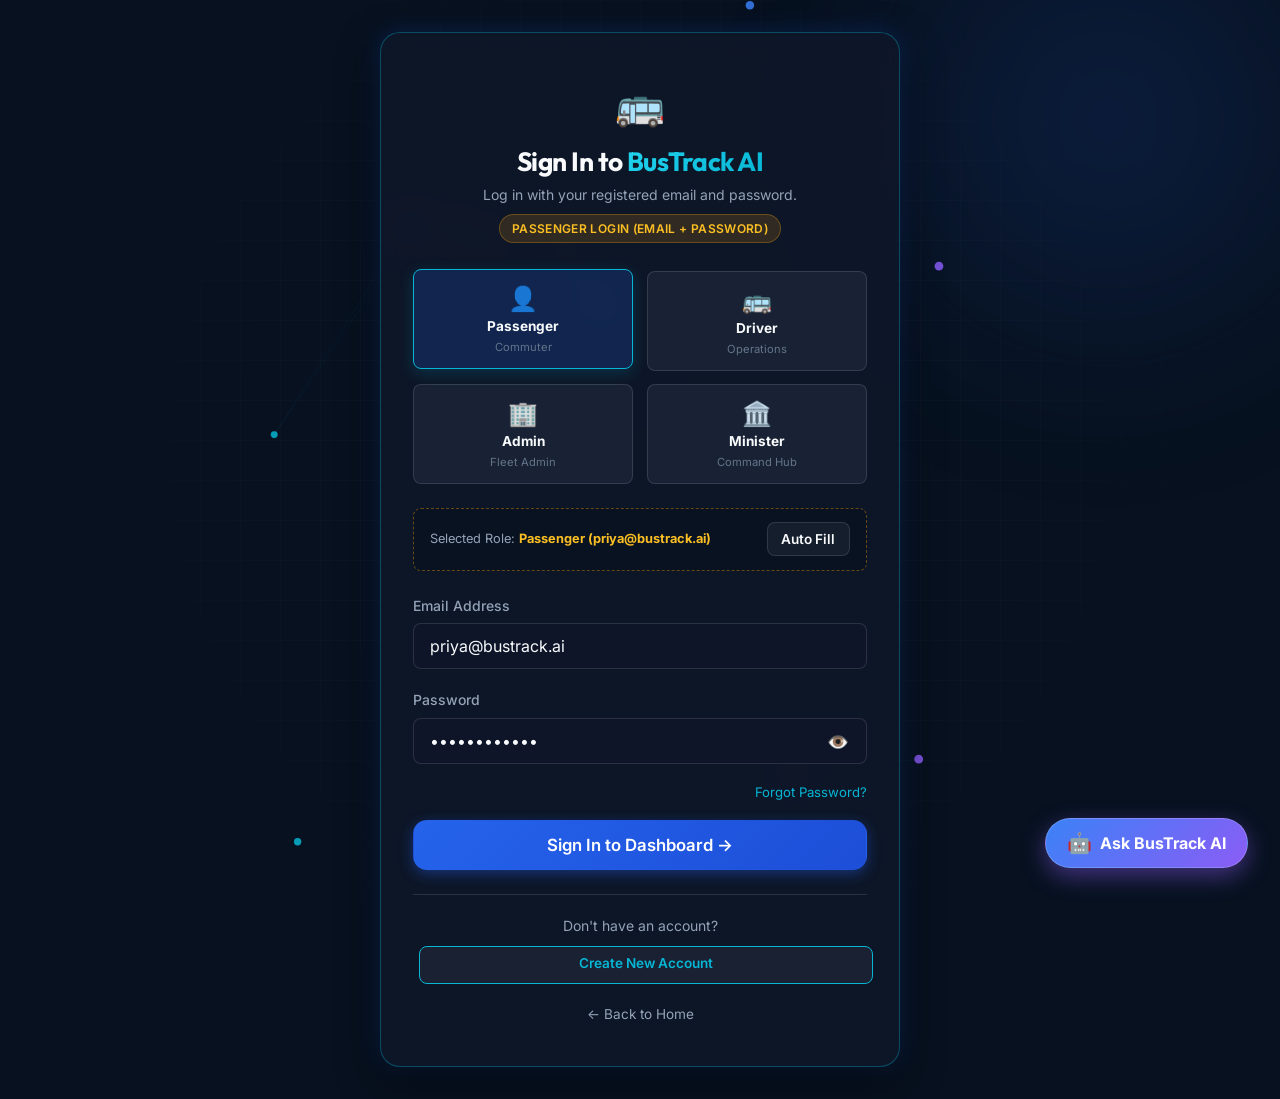
<file: booking.html>
<!DOCTYPE html>
<html lang="en">
<head>
  <meta charset="UTF-8" />
  <meta name="viewport" content="width=device-width, initial-scale=1.0, viewport-fit=cover" />
  <title>Book Long-Distance Ticket — BusTrack AI</title>
  <meta name="theme-color" content="#07111F" />
  <meta name="apple-mobile-web-app-capable" content="yes" />
  <meta name="apple-mobile-web-app-status-bar-style" content="black-translucent" />
  <meta name="apple-mobile-web-app-title" content="BusTrack AI" />
  <link rel="manifest" href="manifest.json" />
  <link rel="apple-touch-icon" href="assets/icons/apple-touch-icon.png" />
  <link rel="icon" type="image/png" href="assets/icons/favicon.png" />
  <link rel="preconnect" href="https://fonts.googleapis.com" />
  <link rel="preconnect" href="https://fonts.gstatic.com" crossorigin />
  <link href="https://fonts.googleapis.com/css2?family=Inter:wght@400;500;600;700&family=Outfit:wght@600;700;800;900&display=swap" rel="stylesheet" />
  <link rel="stylesheet" href="css/global.css" />
  <link rel="stylesheet" href="css/booking.css" />
</head>
<body>
  <canvas id="transit-bg-canvas"></canvas>
  <div class="bg-grid-overlay"></div>
  <div class="bg-gradient-glow"></div>

  <div class="app-container">
    <!-- Sidebar -->
    <aside class="sidebar">
      <div class="sidebar-header">
        <span class="sidebar-logo-icon">🚌</span>
        <div>
          <div class="sidebar-logo-text">BusTrack <span class="gradient-text-cyan">AI</span></div>
          <span class="sidebar-role-badge">Booking Desk</span>
        </div>
      </div>

      <nav class="sidebar-nav">
        <a href="passenger.html" class="sidebar-link">
          <span class="nav-icon">🏠</span>
          <span data-i18n="dashboard">Dashboard</span>
        </a>
        <a href="passenger.html" class="sidebar-link">
          <span class="nav-icon">🔍</span>
          <span data-i18n="findBus">Find Bus</span>
        </a>
        <a href="booking.html" class="sidebar-link active">
          <span class="nav-icon">🎫</span>
          <span data-i18n="bookTicket">Book Ticket</span>
        </a>
        <a href="bookings.html" class="sidebar-link">
          <span class="nav-icon">📋</span>
          <span data-i18n="myBookings">My Bookings</span>
        </a>
        <a href="tracking.html" class="sidebar-link">
          <span class="nav-icon">📍</span>
          <span data-i18n="liveTracking">Live Tracking</span>
        </a>
        <a href="feedback.html" class="sidebar-link">
          <span class="nav-icon">⭐</span>
          <span data-i18n="feedback">Feedback</span>
        </a>
        <a href="help.html" class="sidebar-link">
          <span class="nav-icon">🆘</span>
          <span data-i18n="helpCenter">Help Center</span>
        </a>
        <a href="profile.html" class="sidebar-link">
          <span class="nav-icon">👤</span>
          <span data-i18n="profile">Profile</span>
        </a>
        <a href="settings.html" class="sidebar-link">
          <span class="nav-icon">⚙️</span>
          <span data-i18n="settings">Settings</span>
        </a>
      </nav>

      <div class="sidebar-footer">
        <button type="button" class="btn btn-outline btn-sm logout-btn" style="width: 100%;">
          🚪 <span data-i18n="logout">Logout</span>
        </button>
      </div>
    </aside>

    <!-- Main Content -->
    <div class="main-content">
      <header class="app-header">
        <div class="header-left">
          <button id="menu-toggle-btn" class="menu-toggle-btn" aria-label="Toggle Menu">☰</button>
          <div class="header-title">
            <span>Intercity Ticket Booking</span>
            <span class="badge badge-demo" style="margin-left: 0.5rem; display:none; @media(min-width:600px){display:inline-flex;}">Demo</span>
          </div>
        </div>

        <div class="header-right">
          <select class="form-control language-selector-select" onchange="LanguageManager.setLanguage(this.value)" style="width: auto; min-height: 36px; padding: 0.25rem 1.75rem 0.25rem 0.5rem; font-size: 0.8rem;">
            <option value="en">English</option>
            <option value="ta">தமிழ்</option>
            <option value="hi">हिन्दी</option>
            <option value="te">తెలుగు</option>
            <option value="kn">ಕನ್ನಡ</option>
            <option value="ml">മലയാളം</option>
          </select>

          <a href="profile.html" class="user-profile-btn">
            <div class="avatar">P</div>
            <span class="current-user-name" style="font-size: 0.85rem; font-weight: 600;">Priya Sharma</span>
          </a>
        </div>
      </header>

      <main class="page-body">
        <!-- Search Hero Section -->
        <section class="booking-hero-card">
          <div style="margin-bottom: 1.25rem;">
            <div class="badge badge-ai" style="margin-bottom: 0.5rem;">Smart Booking Engine</div>
            <h2 style="font-size: 1.6rem;">🎫 Plan Your Long-Distance Journey</h2>
            <p class="text-muted text-sm">Compare Government (SETC/TNSTC) and Private Luxury Sleeper buses with AI value recommendations.</p>
          </div>

          <form id="ld-search-form" class="search-form-grid">
            <div class="form-group" style="margin-bottom: 0;">
              <label class="form-label" for="ld-from">From</label>
              <select id="ld-from" class="form-control form-select">
                <option value="Coimbatore" selected>Coimbatore</option>
                <option value="Chennai">Chennai</option>
                <option value="Madurai">Madurai</option>
                <option value="Bengaluru">Bengaluru</option>
                <option value="Salem">Salem</option>
              </select>
            </div>

            <div class="form-group" style="margin-bottom: 0;">
              <label class="form-label" for="ld-to">To</label>
              <select id="ld-to" class="form-control form-select">
                <option value="Chennai" selected>Chennai</option>
                <option value="Coimbatore">Coimbatore</option>
                <option value="Madurai">Madurai</option>
                <option value="Bengaluru">Bengaluru</option>
                <option value="Salem">Salem</option>
              </select>
            </div>

            <div class="form-group" style="margin-bottom: 0;">
              <label class="form-label" for="ld-date">Travel Date</label>
              <input type="date" id="ld-date" class="form-control" value="2026-09-15" />
            </div>

            <div class="form-group" style="margin-bottom: 0;">
              <label class="form-label" for="ld-passengers">Passengers</label>
              <input type="number" id="ld-passengers" class="form-control" value="2" min="1" max="6" />
            </div>

            <div>
              <button type="submit" class="btn btn-primary" style="width: 100%;">
                🔍 Search Buses
              </button>
            </div>
          </form>
        </section>

        <!-- AI Travel Recommendations -->
        <div class="ai-recommendation-bar">
          <div class="ai-rec-card">
            <div class="ai-rec-tag">🤖 Best Value • AI Prototype</div>
            <h4 style="color:#fff;">SETC Express (Government)</h4>
            <p class="text-muted text-sm">Lower fare of ₹850 with suitable overnight travel duration (9h 30m).</p>
          </div>
          <div class="ai-rec-card">
            <div class="ai-rec-tag">🤖 Best Comfort • AI Prototype</div>
            <h4 style="color:#fff;">KPN Multi-Axle AC Sleeper</h4>
            <p class="text-muted text-sm">Highest passenger rating (4.7★) with premium amenities & restroom.</p>
          </div>
        </div>

        <!-- Filter Bar & Comparison Button -->
        <div style="display:flex; align-items:center; justify-content:space-between; flex-wrap:wrap; gap:0.75rem; margin-bottom:1.5rem;">
          <div class="filter-pills-bar" style="margin-bottom:0;">
            <button type="button" class="filter-pill ld-filter-pill active" data-filter="all">All</button>
            <button type="button" class="filter-pill ld-filter-pill" data-filter="Government">Government</button>
            <button type="button" class="filter-pill ld-filter-pill" data-filter="Private">Private Luxury</button>
          </div>
          <button type="button" id="open-compare-btn" class="btn btn-outline btn-sm">
            ⚖️ Compare Bus Options
          </button>
        </div>

        <!-- Bus List Container -->
        <div id="ld-buses-container">
          <!-- Rendered dynamically by js/booking.js -->
        </div>
      </main>

      <!-- Mobile Bottom Navigation Bar -->
      <nav class="mobile-bottom-nav">
        <a href="passenger.html" class="bottom-nav-item">
          <span class="nav-icon">🏠</span>
          <span>Home</span>
        </a>
        <a href="booking.html" class="bottom-nav-item active">
          <span class="nav-icon">🎫</span>
          <span>Book</span>
        </a>
        <a href="tracking.html" class="bottom-nav-item">
          <span class="nav-icon">📍</span>
          <span>Track</span>
        </a>
        <a href="bookings.html" class="bottom-nav-item">
          <span class="nav-icon">📋</span>
          <span>Trips</span>
        </a>
        <a href="profile.html" class="bottom-nav-item">
          <span class="nav-icon">👤</span>
          <span>Profile</span>
        </a>
      </nav>
    </div>
  </div>

  <!-- 1. Seat Selection Modal -->
  <div id="seat-selection-modal" class="modal-backdrop">
    <div class="modal-container" style="max-width: 580px;">
      <div class="modal-header">
        <h3 id="seat-modal-title" class="modal-title">Select Your Seats</h3>
        <button class="modal-close-btn">&times;</button>
      </div>
      <div class="modal-body">
        <div id="seat-modal-bus-info" class="glass-card" style="background:rgba(7,17,31,0.6); margin-bottom:1rem; padding:0.85rem;"></div>

        <div class="bus-seat-layout-container">
          <div class="bus-cabin-frame">
            <div class="driver-steering">
              <span class="steering-icon">☸️ DRIVER</span>
            </div>
            <div id="interactive-seat-grid" class="seat-grid">
              <!-- Rendered dynamically -->
            </div>
          </div>
        </div>

        <div class="seat-legend-bar">
          <div><span class="legend-dot" style="background:#4ade80;"></span> Available</div>
          <div><span class="legend-dot" style="background:#38bdf8;"></span> Selected</div>
          <div><span class="legend-dot" style="background:#64748b;"></span> Reserved</div>
        </div>

        <div id="seat-selection-summary" style="margin-top:1.25rem; display:flex; justify-content:space-between; align-items:center; border-top:1px solid var(--border-glass); padding-top:1rem; flex-wrap:wrap; gap:0.5rem;"></div>
      </div>
      <div class="modal-footer">
        <button type="button" class="btn btn-outline btn-sm" data-modal-close>Cancel</button>
        <button type="button" id="proceed-passenger-details-btn" class="btn btn-primary btn-sm" disabled>
          Continue to Passenger Details →
        </button>
      </div>
    </div>
  </div>

  <!-- 2. Passenger Details Modal -->
  <div id="passenger-details-modal" class="modal-backdrop">
    <div class="modal-container">
      <div class="modal-header">
        <h3 class="modal-title">Passenger Information</h3>
        <button class="modal-close-btn">&times;</button>
      </div>
      <form id="passenger-details-form">
        <div id="passenger-form-rows" class="modal-body">
          <!-- Populated dynamically per selected seat -->
        </div>
        <div class="modal-footer">
          <button type="button" class="btn btn-outline btn-sm" data-modal-close>Back</button>
          <button type="submit" class="btn btn-primary btn-sm">Proceed to Payment →</button>
        </div>
      </form>
    </div>
  </div>

  <!-- 3. Demo Payment Modal -->
  <div id="payment-modal" class="modal-backdrop">
    <div class="modal-container">
      <div class="modal-header">
        <h3 class="modal-title">🔐 Secure Demo Payment</h3>
        <button class="modal-close-btn">&times;</button>
      </div>
      <form id="demo-payment-form">
        <div class="modal-body">
          <div id="payment-booking-summary"></div>

          <h4 style="font-size:0.95rem; margin-bottom:0.75rem; color:var(--secondary);">Select Payment Method (Simulation)</h4>
          <div style="display:grid; grid-template-columns: repeat(auto-fit, minmax(130px, 1fr)); gap:0.75rem; margin-bottom:1.5rem;">
            <label class="glass-card" style="cursor:pointer; display:flex; align-items:center; gap:0.5rem; padding:0.75rem;">
              <input type="radio" name="pay-method" value="upi" checked />
              <span style="font-size:0.85rem;">📱 UPI</span>
            </label>
            <label class="glass-card" style="cursor:pointer; display:flex; align-items:center; gap:0.5rem; padding:0.75rem;">
              <input type="radio" name="pay-method" value="card" />
              <span style="font-size:0.85rem;">💳 Card</span>
            </label>
            <label class="glass-card" style="cursor:pointer; display:flex; align-items:center; gap:0.5rem; padding:0.75rem;">
              <input type="radio" name="pay-method" value="netbanking" />
              <span style="font-size:0.85rem;">🏦 Banking</span>
            </label>
            <label class="glass-card" style="cursor:pointer; display:flex; align-items:center; gap:0.5rem; padding:0.75rem;">
              <input type="radio" name="pay-method" value="wallet" />
              <span style="font-size:0.85rem;">👛 Wallet</span>
            </label>
          </div>

          <div id="payment-processing-status" style="display:none; margin-bottom:1rem; text-align:center;"></div>
        </div>
        <div class="modal-footer">
          <button type="button" class="btn btn-outline btn-sm" data-modal-close>Cancel</button>
          <button type="submit" id="demo-pay-btn" class="btn btn-secondary">
            Pay Now
          </button>
        </div>
      </form>
    </div>
  </div>

  <!-- 4. Digital E-Ticket Modal -->
  <div id="eticket-modal" class="modal-backdrop">
    <div class="modal-container" style="max-width: 650px;">
      <div class="modal-header">
        <h3 class="modal-title">🎫 Digital E-Ticket Confirmation</h3>
        <button class="modal-close-btn">&times;</button>
      </div>
      <div id="eticket-modal-body" class="modal-body">
        <!-- Rendered dynamically -->
      </div>
      <div class="modal-footer" style="justify-content:space-between; gap:0.75rem;">
        <a href="bookings.html" class="btn btn-outline btn-sm">View in My Bookings</a>
        <div style="display:flex; gap:0.5rem;">
          <button type="button" id="print-ticket-btn" class="btn btn-secondary btn-sm">
            🖨️ Print Ticket
          </button>
          <a href="passenger.html" class="btn btn-primary btn-sm">Done</a>
        </div>
      </div>
    </div>
  </div>

  <!-- 5. Comparison Modal -->
  <div id="compare-modal" class="modal-backdrop">
    <div class="modal-container" style="max-width: 700px;">
      <div class="modal-header">
        <h3 class="modal-title">⚖️ Government vs. Private Bus Comparison</h3>
        <button class="modal-close-btn">&times;</button>
      </div>
      <div id="compare-modal-body" class="modal-body">
        <!-- Rendered dynamically -->
      </div>
      <div class="modal-footer">
        <button type="button" class="btn btn-outline btn-sm" data-modal-close>Close</button>
      </div>
    </div>
  </div>

  <!-- Scripts -->
  <script src="js/services/apiConfig.js"></script>
  <script src="js/services/dbSchema.js"></script>
  <script src="js/services/transportService.js"></script>
  <script src="js/services/bookingService.js"></script>
  <script src="js/services/trackingService.js"></script>
  <script src="js/services/aiService.js"></script>
  <script src="js/language.js"></script>
  <script src="js/auth.js"></script>
  <script src="js/app.js"></script>
  <script src="js/booking.js"></script>
</body>
</html>
</file>
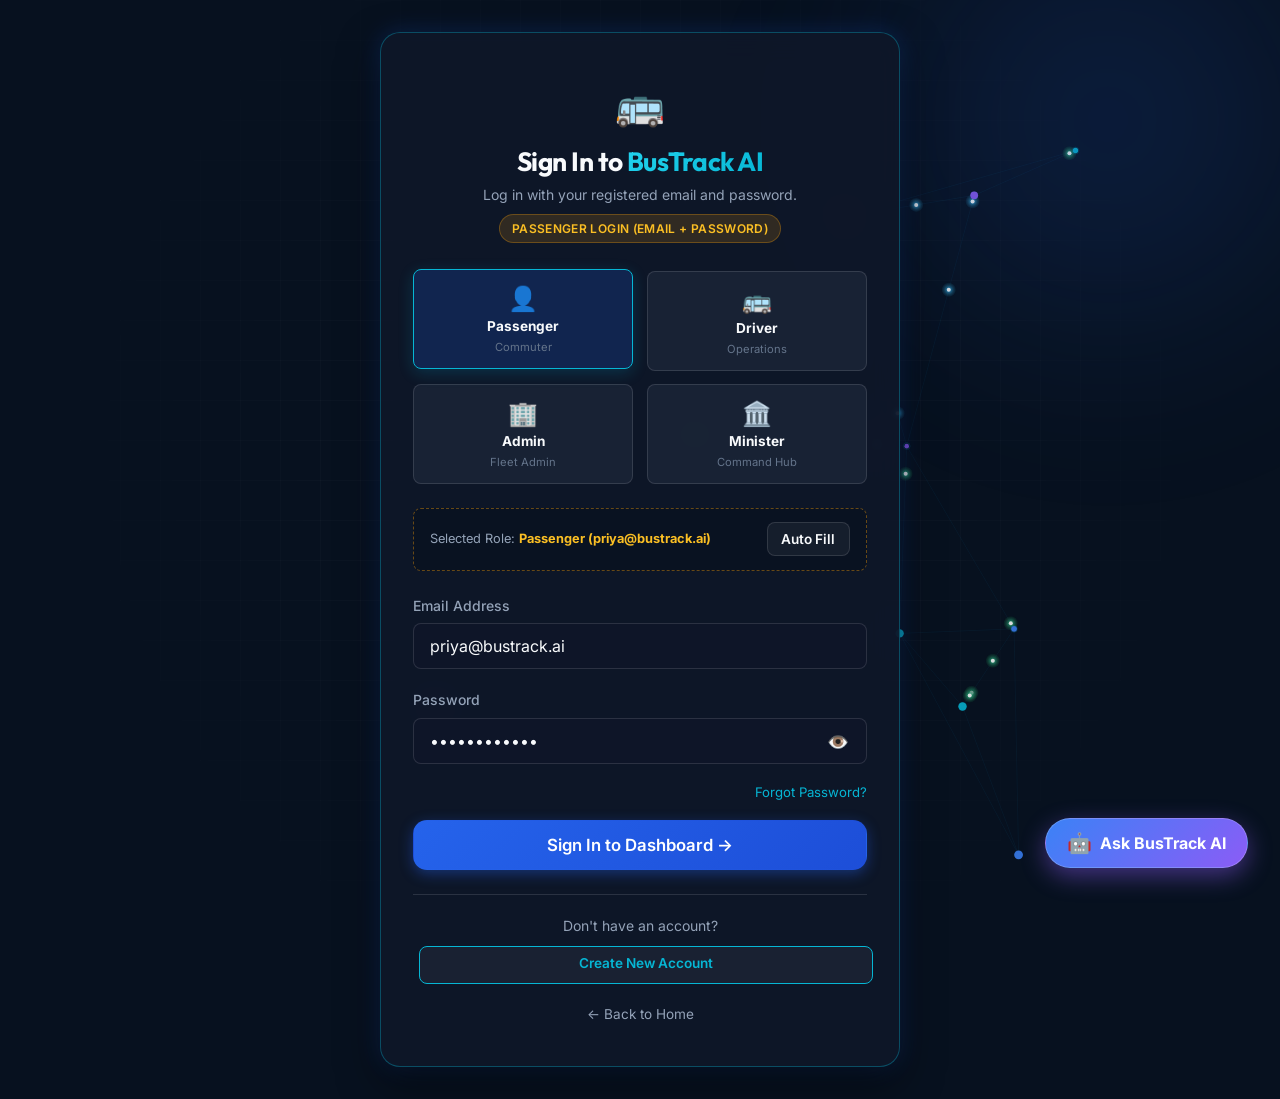
<file: bookings.html>
<!DOCTYPE html>
<html lang="en">
<head>
  <meta charset="UTF-8" />
  <meta name="viewport" content="width=device-width, initial-scale=1.0, viewport-fit=cover" />
  <title>My Bookings — BusTrack AI</title>
  <meta name="theme-color" content="#07111F" />
  <meta name="apple-mobile-web-app-capable" content="yes" />
  <meta name="apple-mobile-web-app-status-bar-style" content="black-translucent" />
  <meta name="apple-mobile-web-app-title" content="BusTrack AI" />
  <link rel="manifest" href="manifest.json" />
  <link rel="apple-touch-icon" href="assets/icons/apple-touch-icon.png" />
  <link rel="icon" type="image/png" href="assets/icons/favicon.png" />
  <link rel="preconnect" href="https://fonts.googleapis.com" />
  <link rel="preconnect" href="https://fonts.gstatic.com" crossorigin />
  <link href="https://fonts.googleapis.com/css2?family=Inter:wght@400;500;600;700&family=Outfit:wght@600;700;800;900&display=swap" rel="stylesheet" />
  <link rel="stylesheet" href="css/global.css" />
  <link rel="stylesheet" href="css/booking.css" />
</head>
<body>
  <canvas id="transit-bg-canvas"></canvas>
  <div class="bg-grid-overlay"></div>
  <div class="bg-gradient-glow"></div>

  <div class="app-container">
    <!-- Sidebar -->
    <aside class="sidebar">
      <div class="sidebar-header">
        <span class="sidebar-logo-icon">🚌</span>
        <div>
          <div class="sidebar-logo-text">BusTrack <span class="gradient-text-cyan">AI</span></div>
          <span class="sidebar-role-badge">Passenger Hub</span>
        </div>
      </div>

      <nav class="sidebar-nav">
        <a href="passenger.html" class="sidebar-link">
          <span class="nav-icon">🏠</span>
          <span data-i18n="dashboard">Dashboard</span>
        </a>
        <a href="passenger.html#search-section" class="sidebar-link">
          <span class="nav-icon">🔍</span>
          <span data-i18n="findBus">Find Bus</span>
        </a>
        <a href="booking.html" class="sidebar-link">
          <span class="nav-icon">🎫</span>
          <span data-i18n="bookTicket">Book Ticket</span>
        </a>
        <a href="bookings.html" class="sidebar-link active">
          <span class="nav-icon">📋</span>
          <span data-i18n="myBookings">My Bookings</span>
        </a>
        <a href="tracking.html" class="sidebar-link">
          <span class="nav-icon">📍</span>
          <span data-i18n="liveTracking">Live Tracking</span>
        </a>
        <a href="feedback.html" class="sidebar-link">
          <span class="nav-icon">⭐</span>
          <span data-i18n="feedback">Feedback</span>
        </a>
        <a href="help.html" class="sidebar-link">
          <span class="nav-icon">🆘</span>
          <span data-i18n="helpCenter">Help Center</span>
        </a>
        <a href="profile.html" class="sidebar-link">
          <span class="nav-icon">👤</span>
          <span data-i18n="profile">Profile</span>
        </a>
        <a href="settings.html" class="sidebar-link">
          <span class="nav-icon">⚙️</span>
          <span data-i18n="settings">Settings</span>
        </a>
      </nav>

      <div class="sidebar-footer">
        <button type="button" class="btn btn-outline btn-sm logout-btn" style="width: 100%;">
          🚪 <span data-i18n="logout">Logout</span>
        </button>
      </div>
    </aside>

    <div class="main-content">
      <header class="app-header">
        <div class="header-left">
          <button id="menu-toggle-btn" class="menu-toggle-btn" aria-label="Toggle Menu">☰</button>
          <div class="header-title">
            <span data-i18n="myBookings">My Bookings</span>
            <span class="badge badge-demo" style="margin-left: 0.5rem; display:none; @media(min-width:600px){display:inline-flex;}">Prototype</span>
          </div>
        </div>

        <div class="header-right">
          <select class="form-control language-selector-select" onchange="LanguageManager.setLanguage(this.value)" style="width: auto; min-height: 36px; padding: 0.25rem 1.75rem 0.25rem 0.5rem; font-size: 0.8rem;">
            <option value="en">English</option>
            <option value="ta">தமிழ்</option>
            <option value="hi">हिन्दी</option>
            <option value="te">తెలుగు</option>
            <option value="kn">ಕನ್ನಡ</option>
            <option value="ml">മലയാളം</option>
          </select>

          <a href="profile.html" class="user-profile-btn">
            <div class="avatar">P</div>
            <span class="current-user-name" style="font-size: 0.85rem; font-weight: 600;">Priya Sharma</span>
          </a>
        </div>
      </header>

      <main class="page-body">
        <div style="display:flex; justify-content:space-between; align-items:center; flex-wrap:wrap; gap:1rem; margin-bottom:1.5rem;">
          <div>
            <h2 style="font-size: 1.5rem;">Your Journey Records</h2>
            <p class="text-muted text-sm">View digital e-tickets, track buses, or manage upcoming travel reservations.</p>
          </div>
          <a href="booking.html" class="btn btn-primary btn-sm">
            + Book New Ticket
          </a>
        </div>

        <!-- Filter Tabs -->
        <div class="filter-pills-bar">
          <button type="button" class="filter-pill booking-tab-btn active" data-tab="Upcoming">Upcoming Trips</button>
          <button type="button" class="filter-pill booking-tab-btn" data-tab="Completed">Completed Trips</button>
          <button type="button" class="filter-pill booking-tab-btn" data-tab="Cancelled">Cancelled</button>
        </div>

        <!-- Bookings Container -->
        <div id="bookings-list-container">
          <!-- Rendered dynamically by js/bookings.js -->
        </div>
      </main>

      <!-- Mobile Bottom Navigation Bar -->
      <nav class="mobile-bottom-nav">
        <a href="passenger.html" class="bottom-nav-item">
          <span class="nav-icon">🏠</span>
          <span>Home</span>
        </a>
        <a href="booking.html" class="bottom-nav-item">
          <span class="nav-icon">🎫</span>
          <span>Book</span>
        </a>
        <a href="tracking.html" class="bottom-nav-item">
          <span class="nav-icon">📍</span>
          <span>Track</span>
        </a>
        <a href="bookings.html" class="bottom-nav-item active">
          <span class="nav-icon">📋</span>
          <span>Trips</span>
        </a>
        <a href="profile.html" class="bottom-nav-item">
          <span class="nav-icon">👤</span>
          <span>Profile</span>
        </a>
      </nav>
    </div>
  </div>

  <!-- View E-Ticket Modal -->
  <div id="view-eticket-modal" class="modal-backdrop">
    <div class="modal-container" style="max-width: 620px;">
      <div class="modal-header">
        <h3 class="modal-title">🎫 Digital E-Ticket</h3>
        <button class="modal-close-btn">&times;</button>
      </div>
      <div id="view-eticket-body" class="modal-body"></div>
      <div class="modal-footer">
        <button type="button" class="btn btn-outline btn-sm" data-modal-close>Close</button>
        <button type="button" id="print-view-ticket-btn" class="btn btn-secondary btn-sm">🖨️ Print Ticket</button>
      </div>
    </div>
  </div>

  <!-- Cancel Booking Confirmation Modal -->
  <div id="cancel-booking-confirm-modal" class="modal-backdrop">
    <div class="modal-container" style="max-width: 480px;">
      <div class="modal-header">
        <h3 class="modal-title" style="color: #f87171;">⚠️ Confirm Cancellation</h3>
        <button class="modal-close-btn">&times;</button>
      </div>
      <div class="modal-body">
        <p style="margin-bottom: 1rem;">Are you sure you want to cancel this booking? The seats will be released back to the prototype schedule.</p>
        <div class="badge badge-demo">Demo Cancellation Simulation</div>
      </div>
      <div class="modal-footer">
        <button type="button" class="btn btn-outline btn-sm" data-modal-close>Keep Booking</button>
        <button type="button" id="confirm-cancel-booking-btn" class="btn btn-danger btn-sm">Cancel Ticket</button>
      </div>
    </div>
  </div>

  <!-- Scripts -->
  <script src="js/services/apiConfig.js"></script>
  <script src="js/services/dbSchema.js"></script>
  <script src="js/services/transportService.js"></script>
  <script src="js/services/bookingService.js"></script>
  <script src="js/services/trackingService.js"></script>
  <script src="js/services/aiService.js"></script>
  <script src="js/language.js"></script>
  <script src="js/auth.js"></script>
  <script src="js/app.js"></script>
  <script src="js/bookings.js"></script>
</body>
</html>
</file>
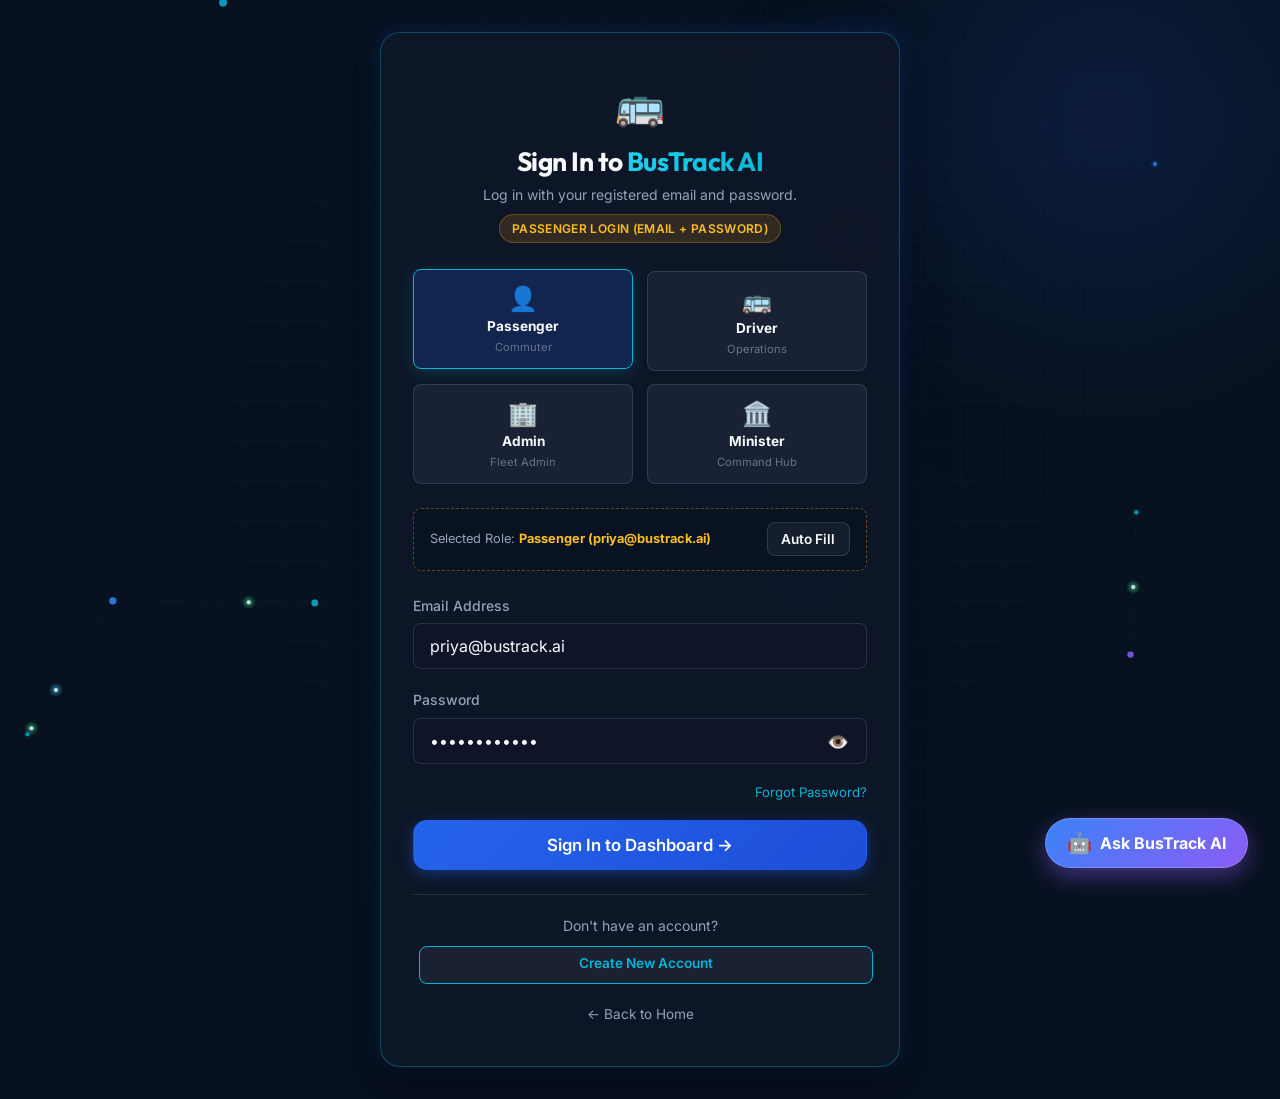
<file: driver.html>
<!DOCTYPE html>
<html lang="en">
<head>
  <meta charset="UTF-8" />
  <meta name="viewport" content="width=device-width, initial-scale=1.0, viewport-fit=cover" />
  <title>Driver Operations Dashboard — BusTrack AI</title>
  <meta name="theme-color" content="#07111F" />
  <meta name="apple-mobile-web-app-capable" content="yes" />
  <meta name="apple-mobile-web-app-status-bar-style" content="black-translucent" />
  <meta name="apple-mobile-web-app-title" content="BusTrack AI" />
  <link rel="manifest" href="manifest.json" />
  <link rel="apple-touch-icon" href="assets/icons/apple-touch-icon.png" />
  <link rel="icon" type="image/png" href="assets/icons/favicon.png" />
  <link rel="preconnect" href="https://fonts.googleapis.com" />
  <link rel="preconnect" href="https://fonts.gstatic.com" crossorigin />
  <link href="https://fonts.googleapis.com/css2?family=Inter:wght@400;500;600;700&family=Outfit:wght@600;700;800;900&display=swap" rel="stylesheet" />
  <link rel="stylesheet" href="css/global.css" />
  <link rel="stylesheet" href="css/driver.css" />
</head>
<body>
  <canvas id="transit-bg-canvas"></canvas>
  <div class="bg-grid-overlay"></div>
  <div class="bg-gradient-glow"></div>

  <div class="app-container">
    <!-- Sidebar -->
    <aside class="sidebar">
      <div class="sidebar-header">
        <span class="sidebar-logo-icon">🚌</span>
        <div>
          <div class="sidebar-logo-text">BusTrack <span class="gradient-text-cyan">AI</span></div>
          <span class="sidebar-role-badge">Driver Console</span>
        </div>
      </div>

      <nav class="sidebar-nav">
        <a href="driver.html" class="sidebar-link active">
          <span class="nav-icon">📊</span>
          <span>Operations Console</span>
        </a>
        <a href="tracking.html" class="sidebar-link">
          <span class="nav-icon">📍</span>
          <span>Live GPS Map</span>
        </a>
        <a href="help.html" class="sidebar-link">
          <span class="nav-icon">🆘</span>
          <span data-i18n="helpCenter">Help Center</span>
        </a>
        <a href="profile.html" class="sidebar-link">
          <span class="nav-icon">👤</span>
          <span data-i18n="profile">Profile</span>
        </a>
        <a href="settings.html" class="sidebar-link">
          <span class="nav-icon">⚙️</span>
          <span data-i18n="settings">Settings</span>
        </a>
      </nav>

      <div class="sidebar-footer">
        <button type="button" class="btn btn-outline btn-sm logout-btn" style="width: 100%;">
          🚪 <span data-i18n="logout">Logout</span>
        </button>
      </div>
    </aside>

    <div class="main-content">
      <header class="app-header">
        <div class="header-left">
          <button id="menu-toggle-btn" class="menu-toggle-btn" aria-label="Toggle Menu">☰</button>
          <div class="header-title">
            <span>Driver Trip Console</span>
            <span class="badge badge-demo" style="margin-left: 0.5rem; display:none; @media(min-width:600px){display:inline-flex;}">Prototype</span>
          </div>
        </div>

        <div class="header-right">
          <select class="form-control language-selector-select" onchange="LanguageManager.setLanguage(this.value)" style="width: auto; min-height: 36px; padding: 0.25rem 1.75rem 0.25rem 0.5rem; font-size: 0.8rem;">
            <option value="en">English</option>
            <option value="ta">தமிழ்</option>
            <option value="hi">हिन्दी</option>
            <option value="te">తెలుగు</option>
            <option value="kn">ಕನ್ನಡ</option>
            <option value="ml">മലയാളം</option>
          </select>

          <a href="profile.html" class="user-profile-btn">
            <div class="avatar" style="background: linear-gradient(135deg, #10b981, #06b6d4);">M</div>
            <span class="current-user-name" style="font-size: 0.85rem; font-weight: 600;">Murugan K.</span>
          </a>
        </div>
      </header>

      <main class="page-body">
        <!-- Assigned Bus Telematics Section -->
        <div class="driver-telematics-card">
          <div style="display:flex; justify-content:space-between; align-items:flex-start; flex-wrap:wrap; gap:1rem; margin-bottom:1.5rem;">
            <div>
              <span class="badge badge-govt" style="margin-bottom:0.5rem;">Assigned Vehicle</span>
              <h2 style="font-size: 1.6rem;">TN-38-N-1025</h2>
              <div class="text-muted" style="font-size: 0.9rem;">Route 101: Gandhipuram Central ➔ Ukkadam Bus Stand</div>
            </div>
            <div>
              <span id="driver-trip-status" class="badge badge-demo" style="font-size: 0.85rem; padding: 0.4rem 0.85rem;">Ready to Depart</span>
            </div>
          </div>

          <div class="driver-stats-grid">
            <div class="glass-card" style="background: rgba(7, 17, 31, 0.6); text-align: center;">
              <div class="text-muted text-xs">CURRENT SPEED</div>
              <div style="font-size: 2rem; font-weight: 900; color: #38bdf8;">
                <span id="driver-live-speed">0</span> <span style="font-size: 0.85rem; color: #64748b;">km/h</span>
              </div>
            </div>

            <div class="glass-card" style="background: rgba(7, 17, 31, 0.6); text-align: center;">
              <div class="text-muted text-xs">PASSENGERS ONBOARD</div>
              <div style="font-size: 2rem; font-weight: 900; color: #34d399;">
                <span id="driver-passenger-count">34</span> / 48
              </div>
            </div>

            <div class="glass-card" style="background: rgba(7, 17, 31, 0.6); text-align: center;">
              <div class="text-muted text-xs">NEXT STOP</div>
              <div id="driver-next-stop" style="font-size: 1.15rem; font-weight: 800; color: #fbbf24; margin-top: 0.3rem;">
                Lakshmi Mills
              </div>
            </div>

            <div class="glass-card" style="background: rgba(7, 17, 31, 0.6); text-align: center;">
              <div class="text-muted text-xs">CORRIDOR STATUS</div>
              <div style="font-size: 1.15rem; font-weight: 800; color: #22c55e; margin-top: 0.3rem;">
                🟢 On-Time
              </div>
            </div>
          </div>

          <!-- Trip Control Action Buttons -->
          <div class="driver-controls-grid">
            <button type="button" id="driver-start-btn" class="driver-control-btn start">
              <span style="font-size: 1.4rem;">🚀</span>
              <span>Start Trip</span>
            </button>

            <button type="button" id="driver-pause-btn" class="driver-control-btn pause" style="display: none;">
              <span style="font-size: 1.4rem;">⏸️</span>
              <span>Pause</span>
            </button>

            <button type="button" id="driver-resume-btn" class="driver-control-btn start" style="display: none;">
              <span style="font-size: 1.4rem;">▶️</span>
              <span>Resume</span>
            </button>

            <button type="button" id="driver-complete-btn" class="driver-control-btn complete" style="display: none;">
              <span style="font-size: 1.4rem;">🏁</span>
              <span>Complete</span>
            </button>

            <button type="button" id="driver-share-gps-btn" class="driver-control-btn">
              <span style="font-size: 1.4rem;">📡</span>
              <span>Share GPS</span>
            </button>

            <button type="button" id="driver-report-issue-btn" class="driver-control-btn emergency">
              <span style="font-size: 1.4rem;">🚨</span>
              <span>Report Issue</span>
            </button>
          </div>
        </div>

        <!-- Incident History Log -->
        <div class="glass-card">
          <div style="display: flex; justify-content: space-between; align-items: center; margin-bottom: 1rem;">
            <h3 style="font-size: 1.2rem;">Driver Incident & Telemetry Dispatch Log</h3>
            <span class="badge badge-simulation">Shift Log</span>
          </div>
          <div id="driver-reports-list">
            <!-- Populated dynamically -->
          </div>
        </div>
      </main>

      <!-- Mobile Bottom Navigation Bar -->
      <nav class="mobile-bottom-nav">
        <a href="driver.html" class="bottom-nav-item active">
          <span class="nav-icon">📊</span>
          <span>Trip</span>
        </a>
        <a href="tracking.html" class="bottom-nav-item">
          <span class="nav-icon">📍</span>
          <span>Map</span>
        </a>
        <a href="help.html" class="bottom-nav-item">
          <span class="nav-icon">🆘</span>
          <span>Help</span>
        </a>
        <a href="profile.html" class="bottom-nav-item">
          <span class="nav-icon">👤</span>
          <span>Profile</span>
        </a>
      </nav>
    </div>
  </div>

  <!-- Incident Reporting Modal -->
  <div id="driver-issue-modal" class="modal-backdrop">
    <div class="modal-container">
      <div class="modal-header">
        <h3 class="modal-title" style="color: #f87171;">🚨 Report Route Incident</h3>
        <button class="modal-close-btn">&times;</button>
      </div>
      <form id="driver-issue-form">
        <div class="modal-body">
          <div class="form-group">
            <label class="form-label">Incident Type</label>
            <select id="driver-issue-type" class="form-control form-select">
              <option value="Traffic Congestion">Traffic Congestion (+10m delay)</option>
              <option value="Bus Breakdown">Mechanical / Bus Breakdown</option>
              <option value="Route Blockage">Route Blockage / Diversion</option>
              <option value="High Passenger Demand">High Passenger Demand (Full Capacity)</option>
              <option value="Medical / Passenger Emergency">Medical / Emergency</option>
            </select>
          </div>

          <div class="form-group">
            <label class="form-label">Incident Description & Location</label>
            <textarea id="driver-issue-details" class="form-control" rows="3" placeholder="e.g. Traffic diverted near Lakshmi Mills bypass." required></textarea>
          </div>
        </div>
        <div class="modal-footer">
          <button type="button" class="btn btn-outline btn-sm" data-modal-close>Cancel</button>
          <button type="submit" class="btn btn-danger btn-sm">Dispatch to Admin</button>
        </div>
      </form>
    </div>
  </div>

  <!-- Scripts -->
  <script src="js/services/apiConfig.js"></script>
  <script src="js/services/dbSchema.js"></script>
  <script src="js/services/transportService.js"></script>
  <script src="js/services/bookingService.js"></script>
  <script src="js/services/trackingService.js"></script>
  <script src="js/services/aiService.js"></script>
  <script src="js/language.js"></script>
  <script src="js/auth.js"></script>
  <script src="js/app.js"></script>
  <script src="js/driver.js"></script>
</body>
</html>
</file>
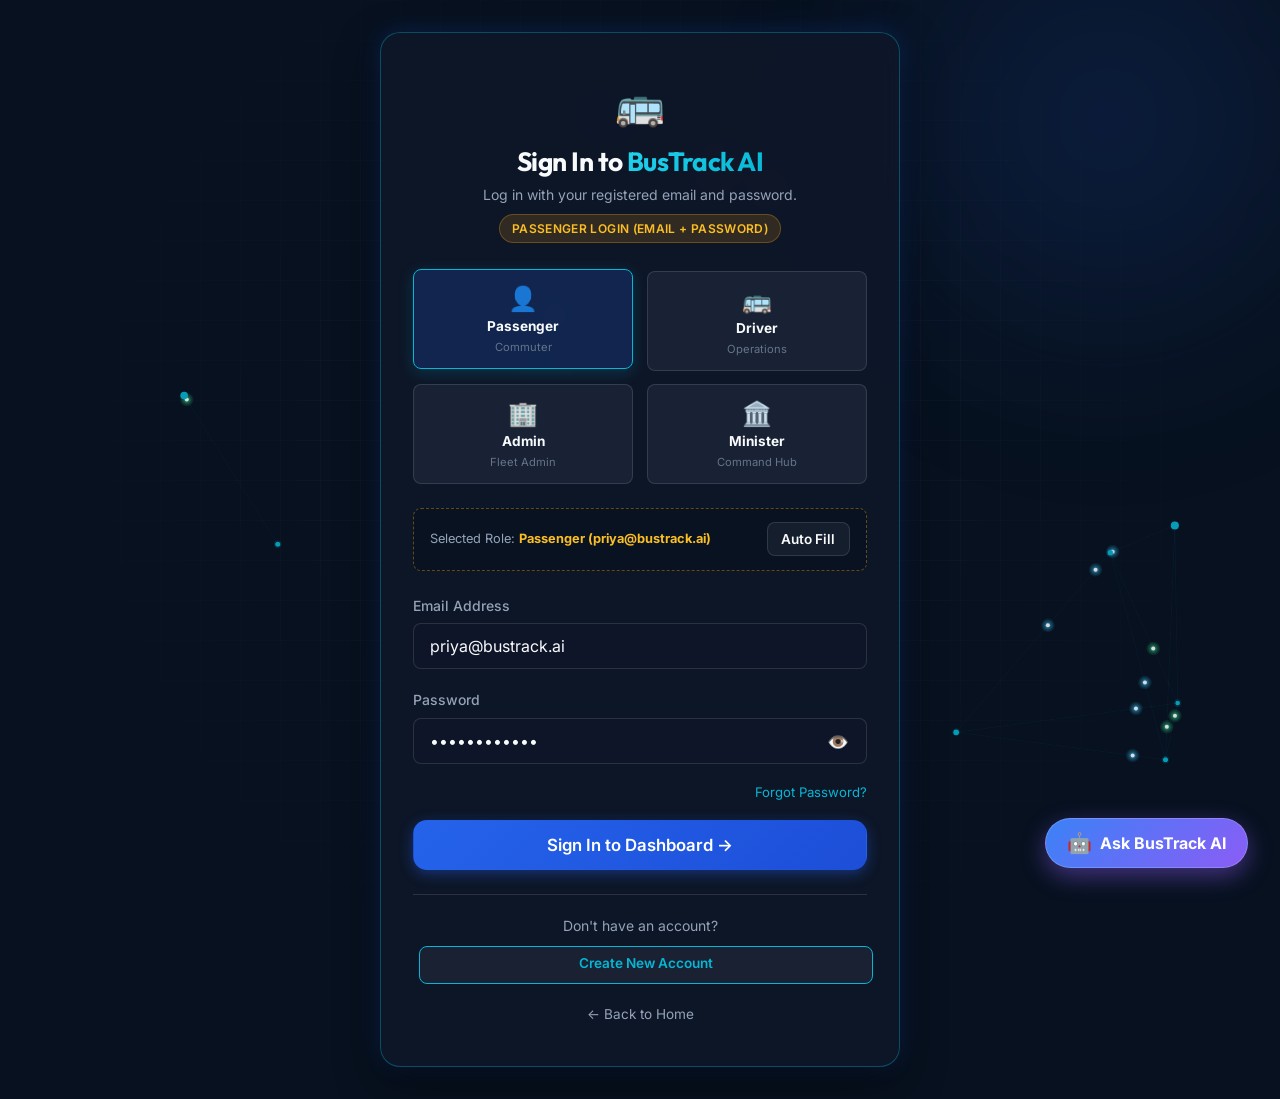
<file: feedback.html>
<!DOCTYPE html>
<html lang="en">
<head>
  <meta charset="UTF-8" />
  <meta name="viewport" content="width=device-width, initial-scale=1.0, viewport-fit=cover" />
  <title>Passenger Feedback & AI Sentiment — BusTrack AI</title>
  <meta name="theme-color" content="#07111F" />
  <meta name="apple-mobile-web-app-capable" content="yes" />
  <meta name="apple-mobile-web-app-status-bar-style" content="black-translucent" />
  <meta name="apple-mobile-web-app-title" content="BusTrack AI" />
  <link rel="manifest" href="manifest.json" />
  <link rel="apple-touch-icon" href="assets/icons/apple-touch-icon.png" />
  <link rel="icon" type="image/png" href="assets/icons/favicon.png" />
  <link rel="preconnect" href="https://fonts.googleapis.com" />
  <link rel="preconnect" href="https://fonts.gstatic.com" crossorigin />
  <link href="https://fonts.googleapis.com/css2?family=Inter:wght@400;500;600;700&family=Outfit:wght@600;700;800;900&display=swap" rel="stylesheet" />
  <link rel="stylesheet" href="css/global.css" />
  <link rel="stylesheet" href="css/feedback.css" />
</head>
<body>
  <canvas id="transit-bg-canvas"></canvas>
  <div class="bg-grid-overlay"></div>
  <div class="bg-gradient-glow"></div>

  <div class="app-container">
    <!-- Sidebar -->
    <aside class="sidebar">
      <div class="sidebar-header">
        <span class="sidebar-logo-icon">🚌</span>
        <div>
          <div class="sidebar-logo-text">BusTrack <span class="gradient-text-cyan">AI</span></div>
          <span class="sidebar-role-badge">Feedback Desk</span>
        </div>
      </div>

      <nav class="sidebar-nav">
        <a href="passenger.html" class="sidebar-link">
          <span class="nav-icon">🏠</span>
          <span data-i18n="dashboard">Dashboard</span>
        </a>
        <a href="passenger.html#search-section" class="sidebar-link">
          <span class="nav-icon">🔍</span>
          <span data-i18n="findBus">Find Bus</span>
        </a>
        <a href="booking.html" class="sidebar-link">
          <span class="nav-icon">🎫</span>
          <span data-i18n="bookTicket">Book Ticket</span>
        </a>
        <a href="bookings.html" class="sidebar-link">
          <span class="nav-icon">📋</span>
          <span data-i18n="myBookings">My Bookings</span>
        </a>
        <a href="tracking.html" class="sidebar-link">
          <span class="nav-icon">📍</span>
          <span data-i18n="liveTracking">Live Tracking</span>
        </a>
        <a href="feedback.html" class="sidebar-link active">
          <span class="nav-icon">⭐</span>
          <span data-i18n="feedback">Feedback</span>
        </a>
        <a href="help.html" class="sidebar-link">
          <span class="nav-icon">🆘</span>
          <span data-i18n="helpCenter">Help Center</span>
        </a>
        <a href="profile.html" class="sidebar-link">
          <span class="nav-icon">👤</span>
          <span data-i18n="profile">Profile</span>
        </a>
        <a href="settings.html" class="sidebar-link">
          <span class="nav-icon">⚙️</span>
          <span data-i18n="settings">Settings</span>
        </a>
      </nav>

      <div class="sidebar-footer">
        <button type="button" class="btn btn-outline btn-sm logout-btn" style="width: 100%;">
          🚪 <span data-i18n="logout">Logout</span>
        </button>
      </div>
    </aside>

    <div class="main-content">
      <header class="app-header">
        <div class="header-left">
          <button id="menu-toggle-btn" class="menu-toggle-btn" aria-label="Toggle Menu">☰</button>
          <div class="header-title">
            <span>Journey Feedback</span>
            <span class="badge badge-ai" style="margin-left: 0.5rem; display:none; @media(min-width:600px){display:inline-flex;}">NLP AI</span>
          </div>
        </div>

        <div class="header-right">
          <select class="form-control language-selector-select" onchange="LanguageManager.setLanguage(this.value)" style="width: auto; min-height: 36px; padding: 0.25rem 1.75rem 0.25rem 0.5rem; font-size: 0.8rem;">
            <option value="en">English</option>
            <option value="ta">தமிழ்</option>
            <option value="hi">हिन्दी</option>
            <option value="te">తెలుగు</option>
            <option value="kn">ಕನ್ನಡ</option>
            <option value="ml">മലയാളം</option>
          </select>

          <a href="profile.html" class="user-profile-btn">
            <div class="avatar">P</div>
            <span class="current-user-name" style="font-size: 0.85rem; font-weight: 600;">Priya Sharma</span>
          </a>
        </div>
      </header>

      <main class="page-body">
        <div class="feedback-grid-layout">
          <!-- Form Section -->
          <div>
            <div class="glass-card" style="margin-bottom: 1.5rem;">
              <div style="margin-bottom: 1.25rem;">
                <h2 style="font-size: 1.45rem;">⭐ How Was Your Journey?</h2>
                <p class="text-muted text-sm">Your feedback is analyzed in real-time by our NLP engine to identify delays, crowding, and cleanliness issues.</p>
              </div>

              <form id="feedback-form">
                <div class="form-group">
                  <label class="form-label" for="feedback-bus-select">Select Bus / Route</label>
                  <select id="feedback-bus-select" class="form-control form-select" required></select>
                </div>

                <div class="form-group">
                  <label class="form-label">Rate Your Experience</label>
                  <div class="star-rating-widget">
                    <span class="star active" data-val="1">★</span>
                    <span class="star active" data-val="2">★</span>
                    <span class="star active" data-val="3">★</span>
                    <span class="star active" data-val="4">★</span>
                    <span class="star active" data-val="5">★</span>
                  </div>
                  <input type="hidden" id="selected-rating-val" value="5" />
                </div>

                <div class="form-group">
                  <label class="form-label" for="feedback-comment">Tell us about your journey</label>
                  <textarea id="feedback-comment" class="form-control" rows="3" placeholder="e.g. The bus was on time and the driver was polite, but AC was a bit noisy." required></textarea>
                </div>

                <button type="submit" class="btn btn-primary btn-lg" style="width: 100%;">
                  Submit Feedback & Run AI Analysis →
                </button>
              </form>
            </div>

            <!-- NLP Live Analysis Preview -->
            <div id="ai-nlp-output-card" class="ai-nlp-output-card" style="display: none;">
              <div style="display: flex; justify-content: space-between; align-items: center;">
                <div style="display: flex; align-items: center; gap: 0.5rem;">
                  <span style="font-size: 1.25rem;">🤖</span>
                  <strong style="color: #38bdf8;">AI Feedback Analysis — Prototype</strong>
                </div>
                <span class="badge badge-simulation">Prototype Simulation</span>
              </div>

              <div id="nlp-sentiment-val" class="sentiment-meter positive">
                <span>Sentiment: <strong>Positive</strong></span>
                <span style="font-size: 1.2rem;">😊</span>
              </div>

              <div style="font-size: 0.875rem;">
                <div style="color: var(--text-muted); margin-bottom: 0.2rem;">Detected Operational Issues:</div>
                <strong id="nlp-issues-val" style="color: #f87171;">None</strong>
              </div>

              <div style="font-size: 0.875rem;">
                <div style="color: var(--text-muted); margin-bottom: 0.2rem;">Positive Key Factors:</div>
                <strong id="nlp-positives-val" style="color: #4ade80;">On-time arrival</strong>
              </div>

              <div class="glass-card" style="background: rgba(7, 17, 31, 0.6); padding: 0.85rem; font-size: 0.85rem;">
                <div style="color: var(--secondary); font-weight: 700; margin-bottom: 0.2rem;">Suggested Operator Action:</div>
                <div id="nlp-action-val" class="text-muted">Maintain current schedule frequency.</div>
              </div>
            </div>
          </div>

          <!-- History Section -->
          <div>
            <div class="glass-card">
              <div style="display: flex; justify-content: space-between; align-items: center; margin-bottom: 1.25rem;">
                <h3 style="font-size: 1.2rem;">Recent Feedback Logs</h3>
                <span class="badge badge-ai">NLP Tagged</span>
              </div>

              <div id="feedback-history-list" class="feedback-history-list">
                <!-- Dynamically populated -->
              </div>
            </div>
          </div>
        </div>
      </main>

      <!-- Mobile Bottom Navigation Bar -->
      <nav class="mobile-bottom-nav">
        <a href="passenger.html" class="bottom-nav-item">
          <span class="nav-icon">🏠</span>
          <span>Home</span>
        </a>
        <a href="booking.html" class="bottom-nav-item">
          <span class="nav-icon">🎫</span>
          <span>Book</span>
        </a>
        <a href="tracking.html" class="bottom-nav-item">
          <span class="nav-icon">📍</span>
          <span>Track</span>
        </a>
        <a href="feedback.html" class="bottom-nav-item active">
          <span class="nav-icon">⭐</span>
          <span>Review</span>
        </a>
        <a href="profile.html" class="bottom-nav-item">
          <span class="nav-icon">👤</span>
          <span>Profile</span>
        </a>
      </nav>
    </div>
  </div>

  <!-- Scripts -->
  <script src="js/services/apiConfig.js"></script>
  <script src="js/services/dbSchema.js"></script>
  <script src="js/services/transportService.js"></script>
  <script src="js/services/bookingService.js"></script>
  <script src="js/services/trackingService.js"></script>
  <script src="js/services/aiService.js"></script>
  <script src="js/language.js"></script>
  <script src="js/auth.js"></script>
  <script src="js/app.js"></script>
  <script src="js/feedback.js"></script>
</body>
</html>
</file>
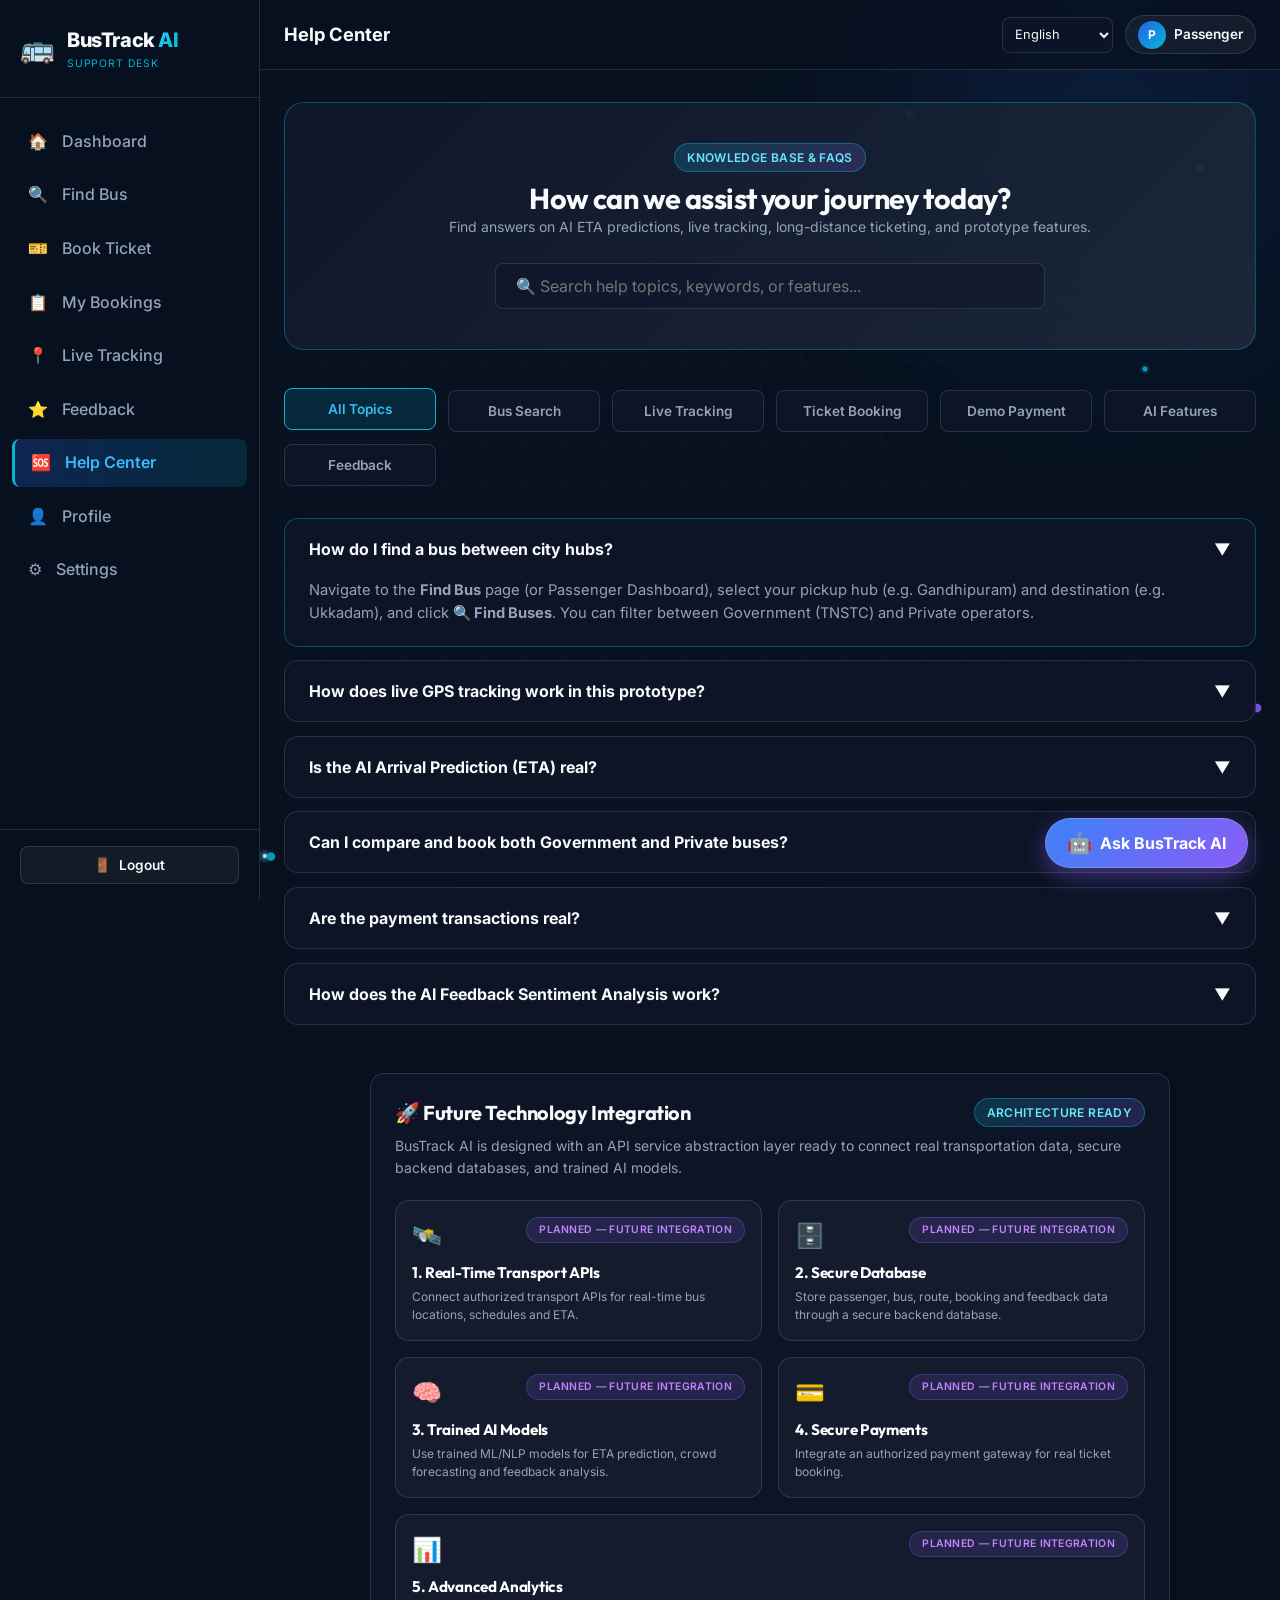
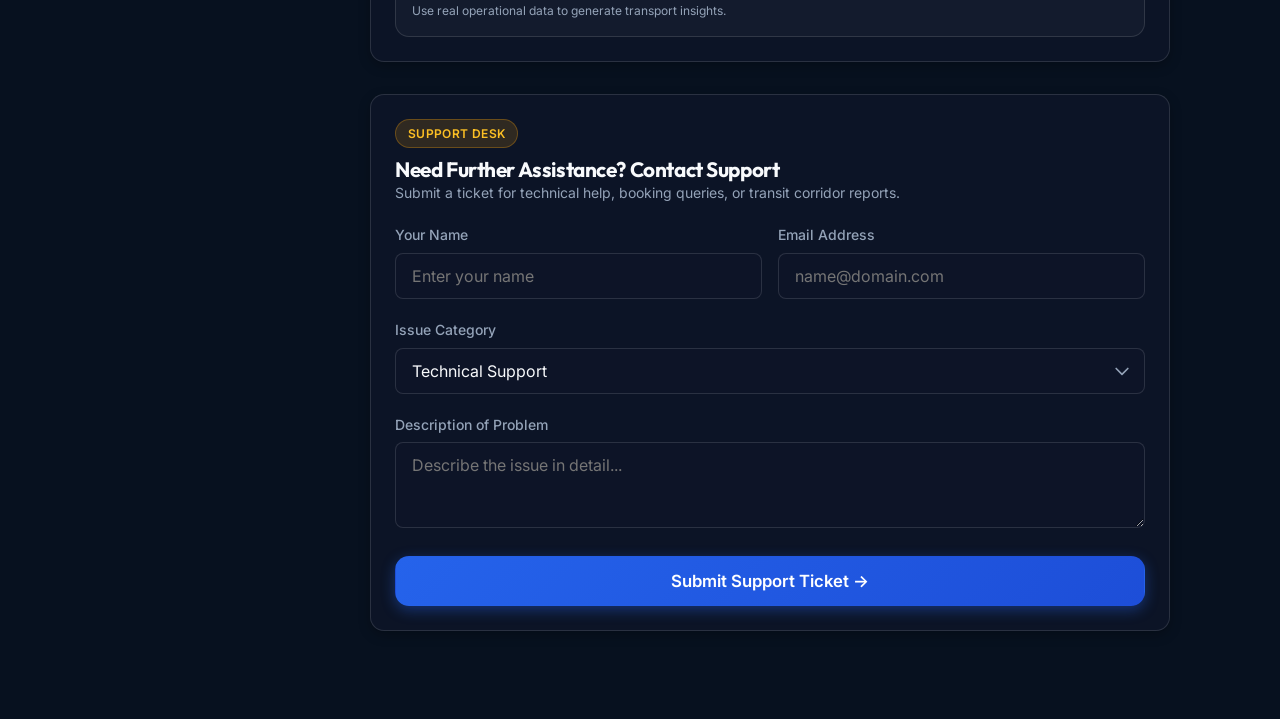
<file: help.html>
<!DOCTYPE html>
<html lang="en">
<head>
  <meta charset="UTF-8" />
  <meta name="viewport" content="width=device-width, initial-scale=1.0, viewport-fit=cover" />
  <title>Help Center & FAQ — BusTrack AI</title>
  <meta name="theme-color" content="#07111F" />
  <meta name="apple-mobile-web-app-capable" content="yes" />
  <meta name="apple-mobile-web-app-status-bar-style" content="black-translucent" />
  <meta name="apple-mobile-web-app-title" content="BusTrack AI" />
  <link rel="manifest" href="manifest.json" />
  <link rel="apple-touch-icon" href="assets/icons/apple-touch-icon.png" />
  <link rel="icon" type="image/png" href="assets/icons/favicon.png" />
  <link rel="preconnect" href="https://fonts.googleapis.com" />
  <link rel="preconnect" href="https://fonts.gstatic.com" crossorigin />
  <link href="https://fonts.googleapis.com/css2?family=Inter:wght@400;500;600;700&family=Outfit:wght@600;700;800;900&display=swap" rel="stylesheet" />
  <link rel="stylesheet" href="css/global.css" />
  <link rel="stylesheet" href="css/help.css" />
</head>
<body>
  <canvas id="transit-bg-canvas"></canvas>
  <div class="bg-grid-overlay"></div>
  <div class="bg-gradient-glow"></div>

  <div class="app-container">
    <!-- Sidebar -->
    <aside class="sidebar">
      <div class="sidebar-header">
        <span class="sidebar-logo-icon">🚌</span>
        <div>
          <div class="sidebar-logo-text">BusTrack <span class="gradient-text-cyan">AI</span></div>
          <span class="sidebar-role-badge">Support Desk</span>
        </div>
      </div>

      <nav class="sidebar-nav">
        <a href="passenger.html" class="sidebar-link">
          <span class="nav-icon">🏠</span>
          <span data-i18n="dashboard">Dashboard</span>
        </a>
        <a href="passenger.html#search-section" class="sidebar-link">
          <span class="nav-icon">🔍</span>
          <span data-i18n="findBus">Find Bus</span>
        </a>
        <a href="booking.html" class="sidebar-link">
          <span class="nav-icon">🎫</span>
          <span data-i18n="bookTicket">Book Ticket</span>
        </a>
        <a href="bookings.html" class="sidebar-link">
          <span class="nav-icon">📋</span>
          <span data-i18n="myBookings">My Bookings</span>
        </a>
        <a href="tracking.html" class="sidebar-link">
          <span class="nav-icon">📍</span>
          <span data-i18n="liveTracking">Live Tracking</span>
        </a>
        <a href="feedback.html" class="sidebar-link">
          <span class="nav-icon">⭐</span>
          <span data-i18n="feedback">Feedback</span>
        </a>
        <a href="help.html" class="sidebar-link active">
          <span class="nav-icon">🆘</span>
          <span data-i18n="helpCenter">Help Center</span>
        </a>
        <a href="profile.html" class="sidebar-link">
          <span class="nav-icon">👤</span>
          <span data-i18n="profile">Profile</span>
        </a>
        <a href="settings.html" class="sidebar-link">
          <span class="nav-icon">⚙️</span>
          <span data-i18n="settings">Settings</span>
        </a>
      </nav>

      <div class="sidebar-footer">
        <button type="button" class="btn btn-outline btn-sm logout-btn" style="width: 100%;">
          🚪 <span data-i18n="logout">Logout</span>
        </button>
      </div>
    </aside>

    <div class="main-content">
      <header class="app-header">
        <div class="header-left">
          <button id="menu-toggle-btn" class="menu-toggle-btn" aria-label="Toggle Menu">☰</button>
          <div class="header-title">
            <span data-i18n="helpCenter">🆘 BusTrack AI Help Center</span>
          </div>
        </div>

        <div class="header-right">
          <select class="form-control language-selector-select" onchange="LanguageManager.setLanguage(this.value)" style="width: auto; min-height: 36px; padding: 0.25rem 1.75rem 0.25rem 0.5rem; font-size: 0.8rem;">
            <option value="en">English</option>
            <option value="ta">தமிழ்</option>
            <option value="hi">हिन्दी</option>
            <option value="te">తెలుగు</option>
            <option value="kn">ಕನ್ನಡ</option>
            <option value="ml">മലയാളം</option>
          </select>

          <a href="profile.html" class="user-profile-btn">
            <div class="avatar">P</div>
            <span class="current-user-name" style="font-size: 0.85rem; font-weight: 600;">Passenger</span>
          </a>
        </div>
      </header>

      <main class="page-body">
        <!-- Help Hero Search -->
        <div class="help-hero-banner">
          <span class="badge badge-ai" style="margin-bottom: 0.5rem;">Knowledge Base & FAQs</span>
          <h1 style="font-size: 1.8rem;">How can we assist your journey today?</h1>
          <p class="text-muted text-sm">Find answers on AI ETA predictions, live tracking, long-distance ticketing, and prototype features.</p>
          
          <div class="help-search-input">
            <input type="text" id="help-search-input" class="form-control" placeholder="🔍 Search help topics, keywords, or features..." style="padding: 0.75rem 1.25rem;" />
          </div>
        </div>

        <!-- FAQ Categories -->
        <div class="faq-categories-grid">
          <button type="button" class="faq-category-btn active" data-cat="all">All Topics</button>
          <button type="button" class="faq-category-btn" data-cat="search">Bus Search</button>
          <button type="button" class="faq-category-btn" data-cat="tracking">Live Tracking</button>
          <button type="button" class="faq-category-btn" data-cat="booking">Ticket Booking</button>
          <button type="button" class="faq-category-btn" data-cat="payment">Demo Payment</button>
          <button type="button" class="faq-category-btn" data-cat="ai">AI Features</button>
          <button type="button" class="faq-category-btn" data-cat="feedback">Feedback</button>
        </div>

        <!-- FAQ Accordion -->
        <div class="faq-accordion-list">
          <div class="faq-item open" data-category="search">
            <button type="button" class="faq-question-btn">
              <span>How do I find a bus between city hubs?</span>
              <span>▼</span>
            </button>
            <div class="faq-answer-body">
              Navigate to the <strong>Find Bus</strong> page (or Passenger Dashboard), select your pickup hub (e.g. Gandhipuram) and destination (e.g. Ukkadam), and click <strong>🔍 Find Buses</strong>. You can filter between Government (TNSTC) and Private operators.
            </div>
          </div>

          <div class="faq-item" data-category="tracking">
            <button type="button" class="faq-question-btn">
              <span>How does live GPS tracking work in this prototype?</span>
              <span>▼</span>
            </button>
            <div class="faq-answer-body">
              The prototype simulates GPS telematics, speedometers, and waypoint movements on an interactive HTML5 canvas map. In real-world deployment, this connects directly to on-bus IoT GPS transponders via authorized transport APIs.
            </div>
          </div>

          <div class="faq-item" data-category="ai">
            <button type="button" class="faq-question-btn">
              <span>Is the AI Arrival Prediction (ETA) real?</span>
              <span>▼</span>
            </button>
            <div class="faq-answer-body">
              The prototype uses a simulated <strong>Time-Series / Regression-Based ETA Forecasting Engine</strong> (`predictArrival()`) combining live distance, simulated congestion factors, historical delays, and time-of-day peak multipliers.
            </div>
          </div>

          <div class="faq-item" data-category="booking">
            <button type="button" class="faq-question-btn">
              <span>Can I compare and book both Government and Private buses?</span>
              <span>▼</span>
            </button>
            <div class="faq-answer-body">
              Yes! Visit <strong>Book Ticket</strong> to search long-distance corridors (e.g. Coimbatore ↔ Chennai), compare side-by-side fares and amenities, pick seats in our interactive 2x2 bus layout, and receive a digital QR e-ticket.
            </div>
          </div>

          <div class="faq-item" data-category="payment">
            <button type="button" class="faq-question-btn">
              <span>Are the payment transactions real?</span>
              <span>▼</span>
            </button>
            <div class="faq-answer-body">
              <strong>No real money is processed.</strong> All checkout flows (UPI, Credit Card, Net Banking) are safe educational prototype simulations for assignment demonstration.
            </div>
          </div>

          <div class="faq-item" data-category="feedback">
            <button type="button" class="faq-question-btn">
              <span>How does the AI Feedback Sentiment Analysis work?</span>
              <span>▼</span>
            </button>
            <div class="faq-answer-body">
              Our system runs a JavaScript-based Natural Language Processing classifier that parses passenger comments to detect positive/negative sentiments and extract operational bottlenecks such as delays, crowding, or driver behavior.
            </div>
          </div>
        </div>

        <!-- Future Technology Integration Section -->
        <div class="glass-card" style="max-width: 800px; margin: 0 auto 2rem auto;">
          <div style="display: flex; justify-content: space-between; align-items: center; margin-bottom: 0.5rem; flex-wrap: wrap; gap: 0.5rem;">
            <h3 style="font-size: 1.25rem;">🚀 Future Technology Integration</h3>
            <span class="badge badge-ai">Architecture Ready</span>
          </div>
          <p class="text-muted text-sm" style="margin-bottom: 1.25rem;">
            BusTrack AI is designed with an API service abstraction layer ready to connect real transportation data, secure backend databases, and trained AI models.
          </p>

          <div style="display: grid; grid-template-columns: repeat(auto-fit, minmax(240px, 1fr)); gap: 1rem;">
            <!-- Card 1 -->
            <div style="background: rgba(255, 255, 255, 0.03); border: 1px solid var(--border-glass); border-radius: var(--radius-md); padding: 1rem;">
              <div style="display: flex; justify-content: space-between; align-items: flex-start; margin-bottom: 0.5rem;">
                <span style="font-size: 1.5rem;">🛰️</span>
                <span class="badge badge-simulation" style="font-size: 0.65rem;">Planned — Future Integration</span>
              </div>
              <h4 style="font-size: 0.95rem; margin-bottom: 0.35rem; color: #fff;">1. Real-Time Transport APIs</h4>
              <p class="text-muted text-xs" style="margin: 0; line-height: 1.5;">Connect authorized transport APIs for real-time bus locations, schedules and ETA.</p>
            </div>

            <!-- Card 2 -->
            <div style="background: rgba(255, 255, 255, 0.03); border: 1px solid var(--border-glass); border-radius: var(--radius-md); padding: 1rem;">
              <div style="display: flex; justify-content: space-between; align-items: flex-start; margin-bottom: 0.5rem;">
                <span style="font-size: 1.5rem;">🗄️</span>
                <span class="badge badge-simulation" style="font-size: 0.65rem;">Planned — Future Integration</span>
              </div>
              <h4 style="font-size: 0.95rem; margin-bottom: 0.35rem; color: #fff;">2. Secure Database</h4>
              <p class="text-muted text-xs" style="margin: 0; line-height: 1.5;">Store passenger, bus, route, booking and feedback data through a secure backend database.</p>
            </div>

            <!-- Card 3 -->
            <div style="background: rgba(255, 255, 255, 0.03); border: 1px solid var(--border-glass); border-radius: var(--radius-md); padding: 1rem;">
              <div style="display: flex; justify-content: space-between; align-items: flex-start; margin-bottom: 0.5rem;">
                <span style="font-size: 1.5rem;">🧠</span>
                <span class="badge badge-simulation" style="font-size: 0.65rem;">Planned — Future Integration</span>
              </div>
              <h4 style="font-size: 0.95rem; margin-bottom: 0.35rem; color: #fff;">3. Trained AI Models</h4>
              <p class="text-muted text-xs" style="margin: 0; line-height: 1.5;">Use trained ML/NLP models for ETA prediction, crowd forecasting and feedback analysis.</p>
            </div>

            <!-- Card 4 -->
            <div style="background: rgba(255, 255, 255, 0.03); border: 1px solid var(--border-glass); border-radius: var(--radius-md); padding: 1rem;">
              <div style="display: flex; justify-content: space-between; align-items: flex-start; margin-bottom: 0.5rem;">
                <span style="font-size: 1.5rem;">💳</span>
                <span class="badge badge-simulation" style="font-size: 0.65rem;">Planned — Future Integration</span>
              </div>
              <h4 style="font-size: 0.95rem; margin-bottom: 0.35rem; color: #fff;">4. Secure Payments</h4>
              <p class="text-muted text-xs" style="margin: 0; line-height: 1.5;">Integrate an authorized payment gateway for real ticket booking.</p>
            </div>

            <!-- Card 5 -->
            <div style="background: rgba(255, 255, 255, 0.03); border: 1px solid var(--border-glass); border-radius: var(--radius-md); padding: 1rem; grid-column: 1 / -1;">
              <div style="display: flex; justify-content: space-between; align-items: flex-start; margin-bottom: 0.5rem;">
                <span style="font-size: 1.5rem;">📊</span>
                <span class="badge badge-simulation" style="font-size: 0.65rem;">Planned — Future Integration</span>
              </div>
              <h4 style="font-size: 0.95rem; margin-bottom: 0.35rem; color: #fff;">5. Advanced Analytics</h4>
              <p class="text-muted text-xs" style="margin: 0; line-height: 1.5;">Use real operational data to generate transport insights.</p>
            </div>
          </div>
        </div>

        <!-- Contact Support Desk Form -->
        <div class="glass-card" style="max-width: 800px; margin: 0 auto;">
          <div style="margin-bottom: 1.25rem;">
            <span class="badge badge-demo" style="margin-bottom: 0.5rem;">Support Desk</span>
            <h3 style="font-size: 1.3rem;">Need Further Assistance? Contact Support</h3>
            <p class="text-muted text-sm">Submit a ticket for technical help, booking queries, or transit corridor reports.</p>
          </div>

          <form id="support-ticket-form">
            <div style="display:grid; grid-template-columns: repeat(auto-fit, minmax(220px, 1fr)); gap:1rem;">
              <div class="form-group">
                <label class="form-label">Your Name</label>
                <input type="text" id="support-name" class="form-control" placeholder="Enter your name" required />
              </div>
              <div class="form-group">
                <label class="form-label">Email Address</label>
                <input type="email" id="support-email" class="form-control" placeholder="name@domain.com" required />
              </div>
            </div>

            <div class="form-group">
              <label class="form-label">Issue Category</label>
              <select id="support-type" class="form-control form-select">
                <option value="Technical Support">Technical Support</option>
                <option value="Transport / Route Query">Transport / Route Query</option>
                <option value="Booking Support">Booking & E-Ticket Query</option>
                <option value="Report Bus Problem">Report Bus Issue</option>
                <option value="App Bug Report">App Feedback / Bug</option>
              </select>
            </div>

            <div class="form-group">
              <label class="form-label">Description of Problem</label>
              <textarea id="support-desc" class="form-control" rows="3" placeholder="Describe the issue in detail..." required></textarea>
            </div>

            <button type="submit" class="btn btn-primary btn-lg" style="width: 100%;">
              Submit Support Ticket →
            </button>
          </form>
        </div>
      </main>

      <!-- Mobile Bottom Navigation Bar -->
      <nav class="mobile-bottom-nav">
        <a href="passenger.html" class="bottom-nav-item">
          <span class="nav-icon">🏠</span>
          <span>Home</span>
        </a>
        <a href="booking.html" class="bottom-nav-item">
          <span class="nav-icon">🎫</span>
          <span>Book</span>
        </a>
        <a href="tracking.html" class="bottom-nav-item">
          <span class="nav-icon">📍</span>
          <span>Track</span>
        </a>
        <a href="help.html" class="bottom-nav-item active">
          <span class="nav-icon">🆘</span>
          <span>Help</span>
        </a>
        <a href="profile.html" class="bottom-nav-item">
          <span class="nav-icon">👤</span>
          <span>Profile</span>
        </a>
      </nav>
    </div>
  </div>

  <!-- Scripts -->
  <script src="js/services/apiConfig.js"></script>
  <script src="js/services/dbSchema.js"></script>
  <script src="js/services/transportService.js"></script>
  <script src="js/services/bookingService.js"></script>
  <script src="js/services/trackingService.js"></script>
  <script src="js/services/aiService.js"></script>
  <script src="js/language.js"></script>
  <script src="js/auth.js"></script>
  <script src="js/app.js"></script>
  <script src="js/help.js"></script>
</body>
</html>
</file>
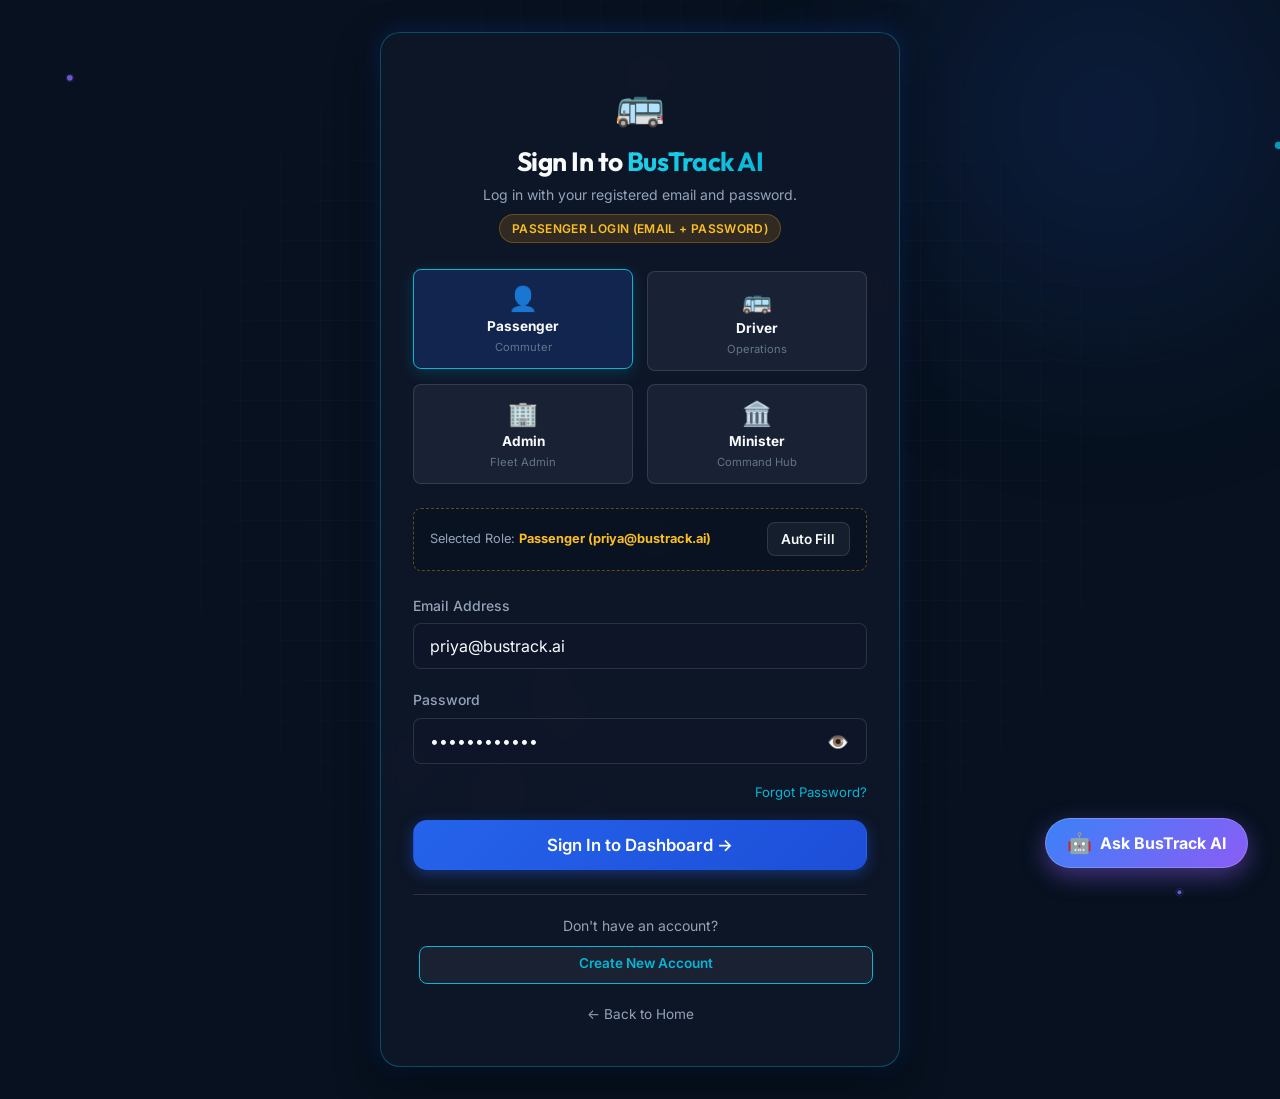
<file: login.html>
<!DOCTYPE html>
<html lang="en">
<head>
  <meta charset="UTF-8" />
  <meta name="viewport" content="width=device-width, initial-scale=1.0, viewport-fit=cover" />
  <title>Login — BusTrack AI</title>
  <meta name="theme-color" content="#07111F" />
  <meta name="apple-mobile-web-app-capable" content="yes" />
  <meta name="apple-mobile-web-app-status-bar-style" content="black-translucent" />
  <meta name="apple-mobile-web-app-title" content="BusTrack AI" />
  <link rel="manifest" href="manifest.json" />
  <link rel="apple-touch-icon" href="assets/icons/apple-touch-icon.png" />
  <link rel="icon" type="image/png" href="assets/icons/favicon.png" />
  <link rel="preconnect" href="https://fonts.googleapis.com" />
  <link rel="preconnect" href="https://fonts.gstatic.com" crossorigin />
  <link href="https://fonts.googleapis.com/css2?family=Inter:wght@400;500;600;700&family=Outfit:wght@600;700;800;900&display=swap" rel="stylesheet" />
  <link rel="stylesheet" href="css/global.css" />
  <link rel="stylesheet" href="css/login.css" />
</head>
<body>
  <canvas id="transit-bg-canvas"></canvas>
  <div class="bg-grid-overlay"></div>
  <div class="bg-gradient-glow"></div>

  <div class="login-container" style="padding-top: max(2rem, var(--safe-top)); padding-bottom: max(2rem, var(--safe-bottom));">
    <div class="login-card">
      <div class="login-header">
        <div class="login-logo">🚌</div>
        <h1 style="font-size: 1.65rem; margin-bottom: 0.35rem;">
          Sign In to <span class="gradient-text-cyan">BusTrack AI</span>
        </h1>
        <p id="login-subtext" class="text-muted text-sm">Log in with your registered email and password.</p>
        <div style="margin-top: 0.5rem;">
          <span id="role-auth-badge" class="badge badge-demo">Passenger Login (Email + Password)</span>
        </div>
      </div>

      <!-- 4 Role Selector Cards -->
      <div class="role-selector-grid">
        <button type="button" class="role-card-btn active" data-role="passenger" data-email="priya@bustrack.ai" data-user="passenger001" data-pass="passenger123">
          <span class="role-icon">👤</span>
          <span class="role-title">Passenger</span>
          <span class="role-hint">Commuter</span>
        </button>

        <button type="button" class="role-card-btn" data-role="driver" data-email="driver001@bustrack.ai" data-user="driver001" data-pass="driver123">
          <span class="role-icon">🚌</span>
          <span class="role-title">Driver</span>
          <span class="role-hint">Operations</span>
        </button>

        <button type="button" class="role-card-btn" data-role="admin" data-email="karthik.admin@bustrack.ai" data-user="admin001" data-pass="admin123">
          <span class="role-icon">🏢</span>
          <span class="role-title">Admin</span>
          <span class="role-hint">Fleet Admin</span>
        </button>

        <button type="button" class="role-card-btn" data-role="minister" data-email="minister@transport.gov.in" data-user="minister001" data-pass="minister123">
          <span class="role-icon">🏛️</span>
          <span class="role-title">Minister</span>
          <span class="role-hint">Command Hub</span>
        </button>
      </div>

      <!-- Quick Demo Fill Info -->
      <div class="demo-credentials-box">
        <div class="demo-cred-info">
          <span>Selected Role: </span>
          <strong id="active-role-text">Passenger (priya@bustrack.ai)</strong>
        </div>
        <button type="button" id="auto-fill-btn" class="btn btn-outline btn-sm" style="min-height:34px;">Auto Fill</button>
      </div>

      <!-- General Error Message Banner -->
      <div id="login-error-msg" class="auth-alert-banner" style="display: none;"></div>

      <!-- Login Form -->
      <form id="login-form">
        <div class="form-group">
          <label class="form-label" for="email" id="login-id-label">Email Address</label>
          <input type="text" id="email" class="form-control" placeholder="e.g. yogesh@gmail.com" required value="priya@bustrack.ai" autocomplete="username" />
        </div>

        <div class="form-group">
          <label class="form-label" for="password">Password</label>
          <div class="password-input-wrap">
            <input type="password" id="password" class="form-control" placeholder="Enter your password" required value="passenger123" autocomplete="current-password" />
            <button type="button" class="toggle-password-btn" id="toggle-login-pass-btn" aria-label="Toggle Password Visibility">👁️</button>
          </div>
        </div>

        <div class="form-options-row">
          <span></span>
          <button type="button" id="forgot-password-trigger" class="forgot-password-link">
            Forgot Password?
          </button>
        </div>

        <div class="login-btn-group">
          <button type="submit" id="login-submit-btn" class="btn btn-primary btn-lg" style="width: 100%;">
            Sign In to Dashboard →
          </button>
        </div>
      </form>

      <!-- Create New Account Prompt (ONLY visible for Passenger) -->
      <div id="account-toggle-box" class="account-toggle-box">
        Don't have an account?
        <a href="register.html" class="btn btn-outline btn-sm" style="margin-top: 0.5rem; display: block; width: 100%; text-align: center; border-color: var(--secondary); color: var(--secondary);">
          Create New Account
        </a>
      </div>

      <div style="text-align: center;">
        <a href="index.html" class="back-home-link">← Back to Home</a>
      </div>
    </div>
  </div>

  <!-- Forgot Password Prototype Modal -->
  <div id="forgot-password-modal" class="auth-modal-backdrop" role="dialog" aria-modal="true" aria-labelledby="forgot-modal-title">
    <div class="auth-modal-content">
      <div style="text-align: center; margin-bottom: 1.25rem;">
        <div style="font-size: 2.25rem; margin-bottom: 0.5rem;">🔒</div>
        <h3 id="forgot-modal-title" style="font-size: 1.3rem; margin-bottom: 0.5rem;">Forgot Password</h3>
        <p class="text-muted text-sm" style="line-height: 1.6;">
          Password recovery will be connected to a secure backend authentication service in the production version.
        </p>
      </div>

      <div style="background: rgba(7, 17, 31, 0.6); border: 1px solid var(--border-glass); border-radius: var(--radius-sm); padding: 0.85rem 1rem; margin-bottom: 1.5rem; font-size: 0.8rem; color: var(--text-dim);">
        <strong style="color: #38bdf8;">Tip for Prototype:</strong> If testing a new account, you can create a fresh passenger account via <a href="register.html" style="color: #38bdf8; text-decoration: underline;">Create New Account</a> or use preset demo accounts.
      </div>

      <button type="button" id="close-forgot-modal-btn" class="btn btn-primary" style="width: 100%;">
        Close
      </button>
    </div>
  </div>

  <!-- Scripts -->
  <script src="js/services/apiConfig.js"></script>
  <script src="js/services/dbSchema.js"></script>
  <script src="js/services/transportService.js"></script>
  <script src="js/services/bookingService.js"></script>
  <script src="js/services/trackingService.js"></script>
  <script src="js/services/aiService.js"></script>
  <script src="js/language.js"></script>
  <script src="js/auth.js"></script>
  <script src="js/app.js"></script>
  <script>
    document.addEventListener('DOMContentLoaded', () => {
      const roleButtons = document.querySelectorAll('.role-card-btn');
      const emailInput = document.getElementById('email');
      const passwordInput = document.getElementById('password');
      const loginIdLabel = document.getElementById('login-id-label');
      const activeRoleText = document.getElementById('active-role-text');
      const roleAuthBadge = document.getElementById('role-auth-badge');
      const loginSubtext = document.getElementById('login-subtext');
      const accountToggleBox = document.getElementById('account-toggle-box');
      const autoFillBtn = document.getElementById('auto-fill-btn');
      const loginForm = document.getElementById('login-form');
      const errorMsg = document.getElementById('login-error-msg');
      const toggleLoginPassBtn = document.getElementById('toggle-login-pass-btn');

      const forgotModal = document.getElementById('forgot-password-modal');
      const forgotTrigger = document.getElementById('forgot-password-trigger');
      const closeForgotBtn = document.getElementById('close-forgot-modal-btn');

      // Check if redirected with pre-filled email from register.html
      const urlParams = new URLSearchParams(window.location.search);
      const prefillEmail = urlParams.get('email');
      if (prefillEmail) {
        emailInput.value = prefillEmail;
        passwordInput.value = '';
        passwordInput.focus();
        roleButtons.forEach(b => b.classList.remove('active'));
        document.querySelector('.role-card-btn[data-role="passenger"]')?.classList.add('active');
        activeRoleText.textContent = `New Passenger (${prefillEmail})`;
      }

      // Password visibility toggle
      toggleLoginPassBtn.addEventListener('click', () => {
        const isPass = passwordInput.type === 'password';
        passwordInput.type = isPass ? 'text' : 'password';
        toggleLoginPassBtn.textContent = isPass ? '🙈' : '👁️';
      });

      let currentSelectedRole = {
        role: 'passenger',
        email: 'priya@bustrack.ai',
        user: 'passenger001',
        pass: 'passenger123',
        title: 'Passenger'
      };

      const updateRoleUI = (role) => {
        if (role === 'passenger') {
          loginIdLabel.textContent = 'Email Address';
          emailInput.placeholder = 'e.g. yogesh@gmail.com';
          emailInput.type = 'text';
          loginSubtext.textContent = 'Log in with your registered email and password.';
          roleAuthBadge.textContent = 'Passenger Login (Email + Password)';
          roleAuthBadge.className = 'badge badge-demo';
          // SHOW registration for Passenger ONLY
          accountToggleBox.style.display = 'block';
        } else if (role === 'driver') {
          loginIdLabel.textContent = 'Driver ID / Credentials';
          emailInput.placeholder = 'e.g. driver001';
          emailInput.type = 'text';
          loginSubtext.textContent = 'Enter driver authorization credentials.';
          roleAuthBadge.textContent = 'Driver Operations Login';
          roleAuthBadge.className = 'badge badge-ai';
          // HIDE registration for Driver
          accountToggleBox.style.display = 'none';
        } else if (role === 'admin') {
          loginIdLabel.textContent = 'Admin ID / Credentials';
          emailInput.placeholder = 'e.g. admin001';
          emailInput.type = 'text';
          loginSubtext.textContent = 'Enter administrator authorization credentials.';
          roleAuthBadge.textContent = 'Fleet Administrator Login';
          roleAuthBadge.className = 'badge badge-demo';
          // HIDE registration for Admin
          accountToggleBox.style.display = 'none';
        } else if (role === 'minister') {
          loginIdLabel.textContent = 'Minister Access ID';
          emailInput.placeholder = 'e.g. minister001';
          emailInput.type = 'text';
          loginSubtext.textContent = 'Authorized governmental ministerial access only.';
          roleAuthBadge.textContent = 'State Command Center Login (Restricted)';
          roleAuthBadge.className = 'badge badge-govt';
          // HIDE registration for Minister
          accountToggleBox.style.display = 'none';
        }
      };

      roleButtons.forEach(btn => {
        btn.addEventListener('click', () => {
          roleButtons.forEach(b => b.classList.remove('active'));
          btn.classList.add('active');

          currentSelectedRole = {
            role: btn.dataset.role,
            email: btn.dataset.email,
            user: btn.dataset.user,
            pass: btn.dataset.pass,
            title: btn.querySelector('.role-title').textContent
          };

          updateRoleUI(currentSelectedRole.role);

          activeRoleText.textContent = `${currentSelectedRole.title} (${currentSelectedRole.email})`;
          emailInput.value = currentSelectedRole.email;
          passwordInput.value = currentSelectedRole.pass;
          errorMsg.style.display = 'none';
        });
      });

      autoFillBtn.addEventListener('click', () => {
        emailInput.value = currentSelectedRole.email;
        passwordInput.value = currentSelectedRole.pass;
        UI.showToast(`Auto-filled ${currentSelectedRole.title} credentials!`, 'info');
      });

      // Forgot Password Modal Handlers
      forgotTrigger.addEventListener('click', () => {
        forgotModal.classList.add('active');
      });

      closeForgotBtn.addEventListener('click', () => {
        forgotModal.classList.remove('active');
      });

      forgotModal.addEventListener('click', (e) => {
        if (e.target === forgotModal) {
          forgotModal.classList.remove('active');
        }
      });

      // Login form submission
      loginForm.addEventListener('submit', (e) => {
        e.preventDefault();
        errorMsg.style.display = 'none';

        const identifier = emailInput.value.trim();
        const pass = passwordInput.value;

        if (!identifier || !pass) {
          errorMsg.textContent = 'Please enter both your credentials and password.';
          errorMsg.style.display = 'flex';
          return;
        }

        const result = AuthManager.login(identifier, pass);
        if (result.success) {
          UI.showToast(`Welcome, ${result.user.name}! Redirecting...`, 'success');
          setTimeout(() => {
            const redirect = urlParams.get('redirect');
            if (redirect) {
              window.location.href = redirect;
            } else {
              window.location.href = AuthManager.getRoleLandingPage(result.user.role);
            }
          }, 600);
        } else {
          errorMsg.textContent = result.message;
          errorMsg.style.display = 'flex';
          UI.showToast(result.message, 'danger');
        }
      });

      // Initialize UI for default Passenger role
      updateRoleUI('passenger');
    });
  </script>
</body>
</html>
</file>
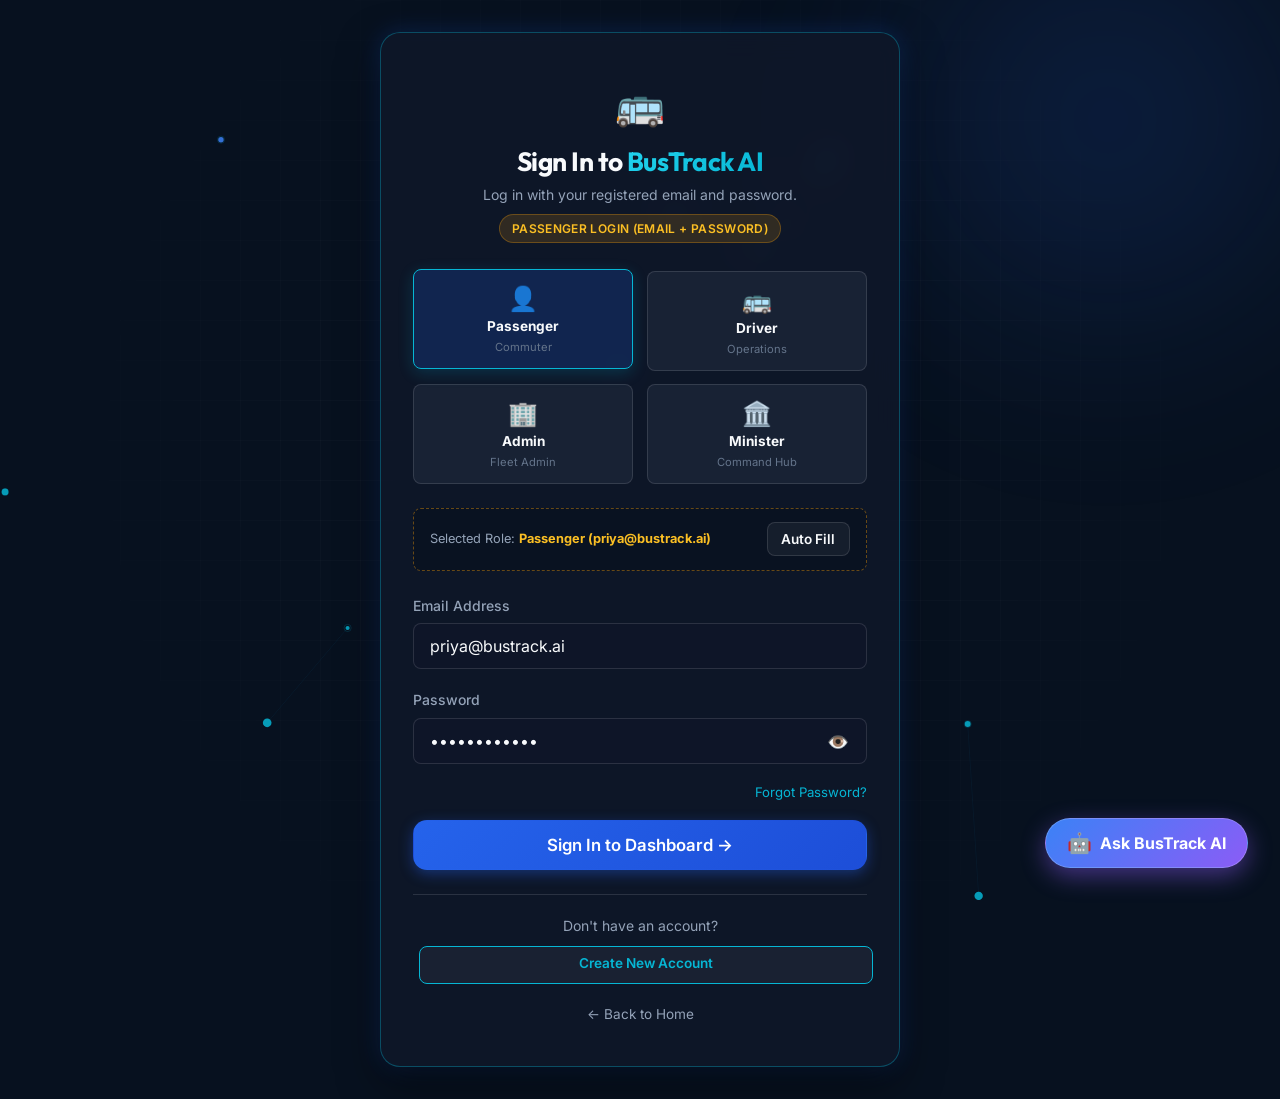
<file: minister.html>
<!DOCTYPE html>
<html lang="en">
<head>
  <meta charset="UTF-8" />
  <meta name="viewport" content="width=device-width, initial-scale=1.0, viewport-fit=cover" />
  <title>Transport Minister Command Center — BusTrack AI</title>
  <meta name="theme-color" content="#07111F" />
  <meta name="apple-mobile-web-app-capable" content="yes" />
  <meta name="apple-mobile-web-app-status-bar-style" content="black-translucent" />
  <meta name="apple-mobile-web-app-title" content="BusTrack AI" />
  <link rel="manifest" href="manifest.json" />
  <link rel="apple-touch-icon" href="assets/icons/apple-touch-icon.png" />
  <link rel="icon" type="image/png" href="assets/icons/favicon.png" />
  <link rel="preconnect" href="https://fonts.googleapis.com" />
  <link rel="preconnect" href="https://fonts.gstatic.com" crossorigin />
  <link href="https://fonts.googleapis.com/css2?family=Inter:wght@400;500;600;700&family=Outfit:wght@600;700;800;900&display=swap" rel="stylesheet" />
  <link rel="stylesheet" href="css/global.css" />
  <link rel="stylesheet" href="css/minister.css" />
</head>
<body>
  <canvas id="transit-bg-canvas"></canvas>
  <div class="bg-grid-overlay"></div>
  <div class="bg-gradient-glow"></div>

  <div class="app-container">
    <!-- Sidebar -->
    <aside class="sidebar">
      <div class="sidebar-header">
        <span class="sidebar-logo-icon">🏛️</span>
        <div>
          <div class="sidebar-logo-text">BusTrack <span class="gradient-text-cyan">AI</span></div>
          <span class="sidebar-role-badge" style="color: #c084fc;">Ministerial Hub</span>
        </div>
      </div>

      <nav class="sidebar-nav">
        <a href="minister.html" class="sidebar-link active">
          <span class="nav-icon">🏛️</span>
          <span>Command Center</span>
        </a>
        <a href="#regional-map-section" class="sidebar-link">
          <span class="nav-icon">🗺️</span>
          <span>Regional Map</span>
        </a>
        <a href="#state-analytics-section" class="sidebar-link">
          <span class="nav-icon">📈</span>
          <span>State Analytics</span>
        </a>
        <a href="#c29-section" class="sidebar-link">
          <span class="nav-icon">📝</span>
          <span>C29 Field Data</span>
        </a>
        <a href="tracking.html" class="sidebar-link">
          <span class="nav-icon">📍</span>
          <span>Live Telematics</span>
        </a>
        <a href="help.html" class="sidebar-link">
          <span class="nav-icon">🆘</span>
          <span data-i18n="helpCenter">Help Center</span>
        </a>
        <a href="profile.html" class="sidebar-link">
          <span class="nav-icon">👤</span>
          <span data-i18n="profile">Profile</span>
        </a>
        <a href="settings.html" class="sidebar-link">
          <span class="nav-icon">⚙️</span>
          <span data-i18n="settings">Settings</span>
        </a>
      </nav>

      <div class="sidebar-footer">
        <button type="button" class="btn btn-outline btn-sm logout-btn" style="width: 100%;">
          🚪 <span data-i18n="logout">Logout</span>
        </button>
      </div>
    </aside>

    <div class="main-content">
      <header class="app-header">
        <div class="header-left">
          <button id="menu-toggle-btn" class="menu-toggle-btn" aria-label="Toggle Menu">☰</button>
          <div class="header-title">
            <span>🏛️ Command Center</span>
            <span class="badge badge-demo" style="margin-left: 0.5rem; display:none; @media(min-width:600px){display:inline-flex;}">Prototype</span>
          </div>
        </div>

        <div class="header-right">
          <select class="form-control language-selector-select" onchange="LanguageManager.setLanguage(this.value)" style="width: auto; min-height: 36px; padding: 0.25rem 1.75rem 0.25rem 0.5rem; font-size: 0.8rem;">
            <option value="en">English</option>
            <option value="ta">தமிழ்</option>
            <option value="hi">हिन्दी</option>
            <option value="te">తెలుగు</option>
            <option value="kn">ಕನ್ನಡ</option>
            <option value="ml">മലയാളം</option>
          </select>

          <a href="profile.html" class="user-profile-btn">
            <div class="avatar" style="background: linear-gradient(135deg, #8b5cf6, #ec4899);">M</div>
            <span class="current-user-name" style="font-size: 0.85rem; font-weight: 600;">Hon. Minister</span>
          </a>
        </div>
      </header>

      <main class="page-body">
        <!-- Hero Header -->
        <div class="minister-hero-banner">
          <div style="display:flex; justify-content:space-between; align-items:center; flex-wrap:wrap; gap:1rem;">
            <div>
              <div class="badge badge-simulation" style="margin-bottom:0.5rem;">State Strategic Overview</div>
              <h1 style="font-size: 1.8rem;">Transport Command Center</h1>
              <p class="text-muted text-sm">AI-Powered Public Transportation Intelligence & Executive Decision Support System.</p>
            </div>
            <div>
              <button type="button" id="open-minister-report-btn" class="btn btn-accent btn-sm">
                📑 Executive Briefing
              </button>
            </div>
          </div>
        </div>

        <!-- High-Level State KPIs -->
        <div class="minister-kpis-grid">
          <div class="minister-kpi-card">
            <span class="text-muted text-xs">STATE FLEET SIZE</span>
            <div class="animate-counter" data-target="1250" style="font-size: 2rem; font-weight: 800; color: #38bdf8;">0</div>
            <span class="text-xs text-muted">Buses Registered</span>
          </div>

          <div class="minister-kpi-card">
            <span class="text-muted text-xs">ACTIVE ON-ROAD FLEET</span>
            <div class="animate-counter" data-target="842" style="font-size: 2rem; font-weight: 800; color: #34d399;">0</div>
            <span class="text-xs text-muted">Live Active Units</span>
          </div>

          <div class="minister-kpi-card">
            <span class="text-muted text-xs">INTERCONNECTED ROUTES</span>
            <div class="animate-counter" data-target="126" style="font-size: 2rem; font-weight: 800; color: #a78bfa;">0</div>
            <span class="text-xs text-muted">Active Corridors</span>
          </div>

          <div class="minister-kpi-card">
            <span class="text-muted text-xs">DAILY COMMUTERS</span>
            <div class="animate-counter" data-target="34200" style="font-size: 2rem; font-weight: 800; color: #fbbf24;">0</div>
            <span class="text-xs text-muted">Passengers / Day</span>
          </div>

          <div class="minister-kpi-card">
            <span class="text-muted text-xs">ON-TIME PERFORMANCE</span>
            <div class="animate-counter" data-target="87" style="font-size: 2rem; font-weight: 800; color: #22d3ee;">0%</div>
            <span class="text-xs text-muted">Punctuality Score</span>
          </div>

          <div class="minister-kpi-card">
            <span class="text-muted text-xs">PUBLIC SATISFACTION</span>
            <div class="animate-counter" data-target="4.4" data-decimal="true" style="font-size: 2rem; font-weight: 800; color: #4ade80;">0.0</div>
            <span class="text-xs text-muted">⭐ Average Rating</span>
          </div>
        </div>

        <!-- Interactive Regional Transport Map Section -->
        <div id="regional-map-section" class="regional-map-card">
          <div style="display:flex; justify-content:space-between; align-items:center; margin-bottom:1rem; flex-wrap:wrap; gap:0.5rem;">
            <div>
              <h3 style="font-size: 1.25rem;">🗺️ Regional State Transport Network Map</h3>
              <p class="text-muted text-xs">Click on any region node (Region A, B, C, D) to inspect live regional telemetry.</p>
            </div>
            <span class="badge badge-demo">Interactive Simulation</span>
          </div>

          <div class="regional-map-canvas-box">
            <canvas id="regional-map-canvas"></canvas>

            <!-- Dynamic Telemetry Overlay for clicked region -->
            <div id="region-detail-overlay" class="region-detail-overlay">
              <div style="font-size: 0.75rem; color: var(--secondary); font-weight: 700; text-transform: uppercase;">Selected Region</div>
              <h4 id="region-name" style="font-size: 1rem; margin-bottom: 0.4rem;">Region A: Coimbatore Hub</h4>
              <div style="font-size: 0.825rem; display: flex; flex-direction: column; gap: 0.25rem;">
                <div style="display:flex; justify-content:space-between;">
                  <span class="text-muted">Active Buses:</span> <strong id="region-buses">320 Units</strong>
                </div>
                <div style="display:flex; justify-content:space-between;">
                  <span class="text-muted">Passenger Demand:</span> <strong id="region-demand" style="color:#38bdf8;">High</strong>
                </div>
                <div style="display:flex; justify-content:space-between;">
                  <span class="text-muted">Avg Delay:</span> <strong id="region-delay" style="color:#fbbf24;">+3.8m</strong>
                </div>
                <div style="display:flex; justify-content:space-between;">
                  <span class="text-muted">Rating:</span> <strong id="region-rating" style="color:#34d399;">4.4★</strong>
                </div>
              </div>
            </div>
          </div>
        </div>

        <!-- State AI Analytics Charts Grid -->
        <div id="state-analytics-section" class="charts-grid-layout" style="display:grid; grid-template-columns: repeat(auto-fit, minmax(300px, 1fr)); gap:1.25rem; margin-bottom:2rem;">
          <div class="glass-card">
            <div style="display:flex; justify-content:space-between; align-items:center; margin-bottom:1rem;">
              <div>
                <h4 style="font-size: 1.05rem;">State Commuter Flow</h4>
                <div class="text-muted text-xs">Daily passenger volume</div>
              </div>
              <span class="badge badge-demo">Demo</span>
            </div>
            <div style="width:100%; height:230px;"><canvas id="chart-minister-flow"></canvas></div>
          </div>

          <div class="glass-card">
            <div style="display:flex; justify-content:space-between; align-items:center; margin-bottom:1rem;">
              <div>
                <h4 style="font-size: 1.05rem;">Govt vs Private Share</h4>
                <div class="text-muted text-xs">Fleet deployment</div>
              </div>
              <span class="badge badge-demo">Demo</span>
            </div>
            <div style="width:100%; height:230px;"><canvas id="chart-minister-fleet-split"></canvas></div>
          </div>

          <div class="glass-card">
            <div style="display:flex; justify-content:space-between; align-items:center; margin-bottom:1rem;">
              <div>
                <h4 style="font-size: 1.05rem;">Intercity Demand</h4>
                <div class="text-muted text-xs">High-demand corridors</div>
              </div>
              <span class="badge badge-demo">Demo</span>
            </div>
            <div style="width:100%; height:230px;"><canvas id="chart-minister-routes"></canvas></div>
          </div>

          <div class="glass-card">
            <div style="display:flex; justify-content:space-between; align-items:center; margin-bottom:1rem;">
              <div>
                <h4 style="font-size: 1.05rem;">Satisfaction Factors</h4>
                <div class="text-muted text-xs">Passenger feedback parameters</div>
              </div>
              <span class="badge badge-demo">Demo</span>
            </div>
            <div style="width:100%; height:230px;"><canvas id="chart-minister-satisfaction"></canvas></div>
          </div>
        </div>

        <!-- C29 Field Observation Section -->
        <div id="c29-section" class="c29-observation-box">
          <div style="display:flex; justify-content:space-between; align-items:center; margin-bottom:1.25rem; flex-wrap:wrap; gap:0.5rem;">
            <div>
              <span class="badge badge-demo" style="margin-bottom:0.4rem;">Academic Field Study (C29)</span>
              <h3 style="font-size: 1.25rem;">Real-World Field Study Observation Data</h3>
              <p class="text-muted text-sm">To preserve academic integrity, enter your actual field observations recorded at the bus transport hub.</p>
            </div>
            <button type="button" id="save-c29-data-btn" class="btn btn-secondary btn-sm">
              💾 Save Field Data
            </button>
          </div>

          <div style="display:grid; grid-template-columns: repeat(auto-fit, minmax(200px, 1fr)); gap:1rem;">
            <div>
              <label class="form-label">Observed Waiting Time</label>
              <input type="text" id="c29-waiting-time" class="field-data-input" placeholder="e.g. 22 Minutes (Peak)" />
            </div>

            <div>
              <label class="form-label">Observed Passenger Count</label>
              <input type="text" id="c29-passenger-count" class="field-data-input" placeholder="e.g. 140 Commuters" />
            </div>

            <div>
              <label class="form-label">Observed Bus Frequency</label>
              <input type="text" id="c29-frequency" class="field-data-input" placeholder="e.g. 4 Buses / Hour" />
            </div>
          </div>
        </div>
      </main>

      <!-- Mobile Bottom Navigation Bar -->
      <nav class="mobile-bottom-nav">
        <a href="minister.html" class="bottom-nav-item active">
          <span class="nav-icon">🏛️</span>
          <span>Command</span>
        </a>
        <a href="tracking.html" class="bottom-nav-item">
          <span class="nav-icon">📍</span>
          <span>Map</span>
        </a>
        <a href="#c29-section" class="bottom-nav-item">
          <span class="nav-icon">📝</span>
          <span>C29 Data</span>
        </a>
        <a href="help.html" class="bottom-nav-item">
          <span class="nav-icon">🆘</span>
          <span>Help</span>
        </a>
        <a href="profile.html" class="bottom-nav-item">
          <span class="nav-icon">👤</span>
          <span>Profile</span>
        </a>
      </nav>
    </div>
  </div>

  <!-- Ministerial Executive Briefing Report Modal -->
  <div id="minister-report-modal" class="modal-backdrop">
    <div class="modal-container" style="max-width: 760px;">
      <div class="modal-header">
        <h3 class="modal-title">🏛️ Executive State Transport Intelligence Report</h3>
        <button class="modal-close-btn">&times;</button>
      </div>
      <div class="modal-body">
        <div class="ticket-wrapper">
          <div style="text-align:center; border-bottom:2px solid #e2e8f0; padding-bottom:1.25rem; margin-bottom:1.5rem;">
            <h2 style="font-size:1.5rem; color:#1d4ed8;">Government of Tamil Nadu — Transport Directorate</h2>
            <div style="font-size:0.8rem; color:#64748b;">AI-POWERED PUBLIC MOBILITY BRIEFING • EXECUTIVE AUDIT</div>
            <div class="badge badge-demo" style="margin-top:0.5rem;">Prototype Demonstration Data</div>
          </div>

          <div class="ticket-grid">
            <div>
              <div class="ticket-field-lbl">State Fleet Capacity</div>
              <div class="ticket-field-val">1,250 Registered / 842 Active Units</div>
            </div>
            <div>
              <div class="ticket-field-lbl">State On-Time Compliance</div>
              <div class="ticket-field-val">87.4% Network Compliance</div>
            </div>
            <div>
              <div class="ticket-field-lbl">Daily Trips Served</div>
              <div class="ticket-field-val">34,200 Passengers</div>
            </div>
            <div>
              <div class="ticket-field-lbl">Public Satisfaction Index</div>
              <div class="ticket-field-val">4.4 / 5.0 (High Acceptance)</div>
            </div>
          </div>

          <div style="margin-top:1.25rem; font-size:0.875rem; line-height:1.6; color:#334155;">
            <h4 style="color:#0f172a; margin-bottom:0.4rem;">Strategic AI Recommendations:</h4>
            <ul style="margin-left:1.25rem;">
              <li><strong>Peak Capacity Expansion:</strong> Implement dynamic scheduling to deploy 12 additional government feeder buses during morning peak hours (08:00–10:00).</li>
              <li><strong>Corridor Delay Mitigation:</strong> Re-route 15% of non-stop services via arterial ring roads to reduce central bottleneck delays by an estimated 6.2 minutes.</li>
              <li><strong>Responsible AI Safeguards:</strong> Continue mandatory human operator review on automated route adjustments before physical bus dispatch.</li>
            </ul>
          </div>
        </div>
      </div>
      <div class="modal-footer">
        <button type="button" class="btn btn-outline btn-sm" data-modal-close>Close</button>
        <button type="button" id="print-minister-report-btn" class="btn btn-accent btn-sm">🖨️ Print Report</button>
      </div>
    </div>
  </div>

  <!-- Scripts -->
  <script src="js/services/apiConfig.js"></script>
  <script src="js/services/dbSchema.js"></script>
  <script src="js/services/transportService.js"></script>
  <script src="js/services/bookingService.js"></script>
  <script src="js/services/trackingService.js"></script>
  <script src="js/services/aiService.js"></script>
  <script src="js/language.js"></script>
  <script src="js/auth.js"></script>
  <script src="js/charts.js"></script>
  <script src="js/app.js"></script>
  <script src="js/minister.js"></script>
</body>
</html>
</file>
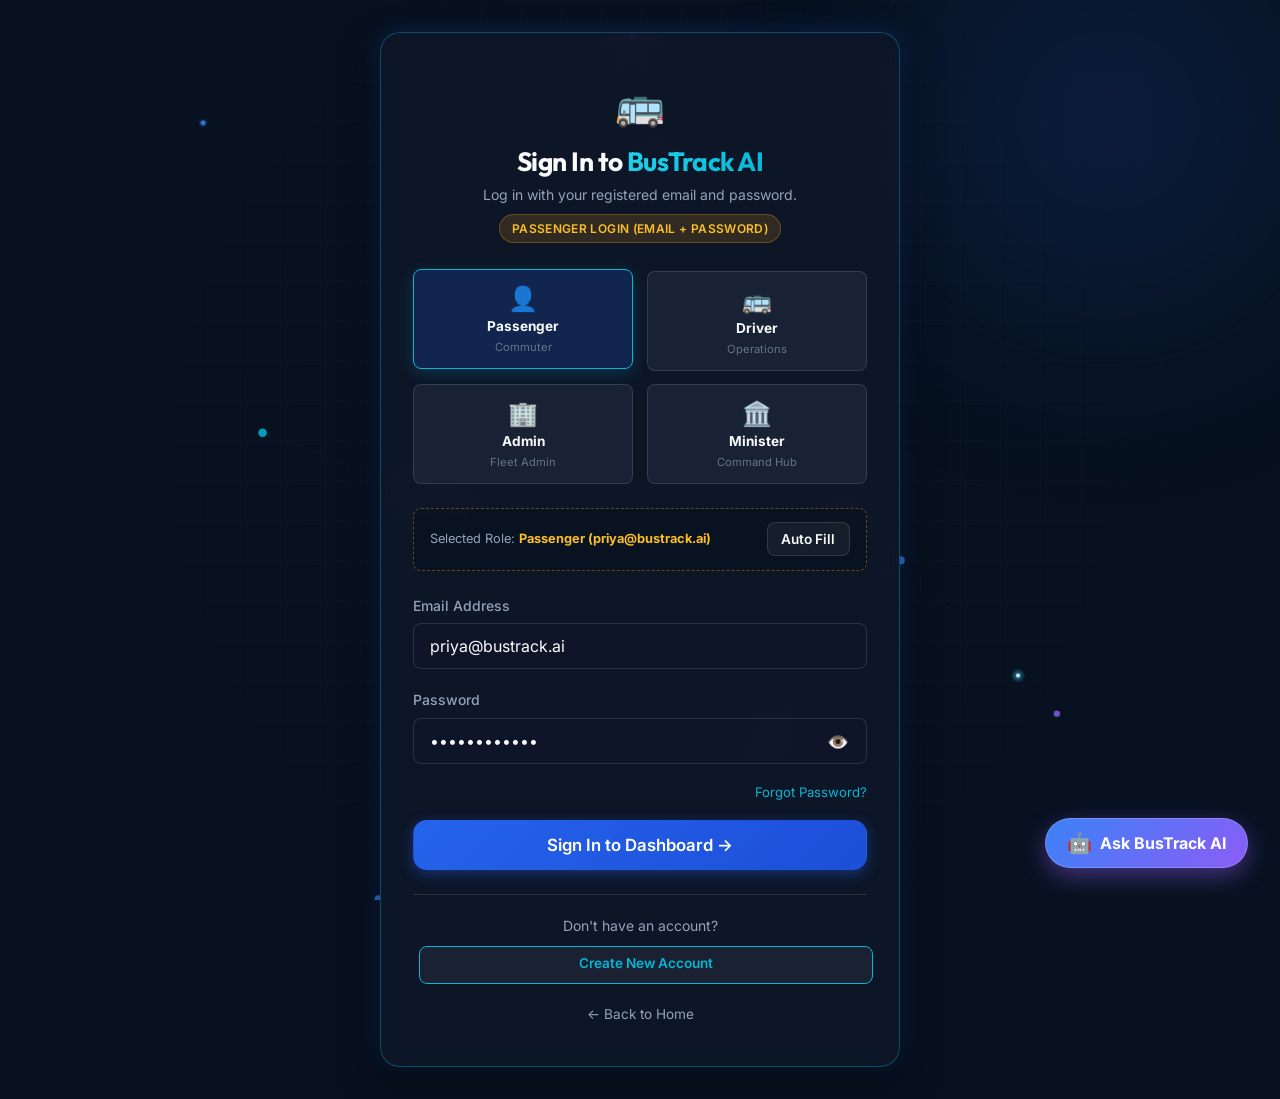
<file: passenger.html>
<!DOCTYPE html>
<html lang="en">
<head>
  <meta charset="UTF-8" />
  <meta name="viewport" content="width=device-width, initial-scale=1.0, viewport-fit=cover" />
  <title>Find Buses — BusTrack AI</title>
  <meta name="theme-color" content="#07111F" />
  <meta name="apple-mobile-web-app-capable" content="yes" />
  <meta name="apple-mobile-web-app-status-bar-style" content="black-translucent" />
  <meta name="apple-mobile-web-app-title" content="BusTrack AI" />
  <link rel="manifest" href="manifest.json" />
  <link rel="apple-touch-icon" href="assets/icons/apple-touch-icon.png" />
  <link rel="icon" type="image/png" href="assets/icons/favicon.png" />
  <link rel="preconnect" href="https://fonts.googleapis.com" />
  <link rel="preconnect" href="https://fonts.gstatic.com" crossorigin />
  <link href="https://fonts.googleapis.com/css2?family=Inter:wght@400;500;600;700&family=Outfit:wght@600;700;800;900&display=swap" rel="stylesheet" />
  <link rel="stylesheet" href="css/global.css" />
  <link rel="stylesheet" href="css/passenger.css" />
</head>
<body>
  <canvas id="transit-bg-canvas"></canvas>
  <div class="bg-grid-overlay"></div>
  <div class="bg-gradient-glow"></div>

  <div class="app-container">
    <!-- Sidebar -->
    <aside class="sidebar">
      <div class="sidebar-header">
        <span class="sidebar-logo-icon">🚌</span>
        <div>
          <div class="sidebar-logo-text">BusTrack <span class="gradient-text-cyan">AI</span></div>
          <span class="sidebar-role-badge">Passenger Hub</span>
        </div>
      </div>

      <nav class="sidebar-nav">
        <a href="passenger.html" class="sidebar-link active">
          <span class="nav-icon">🏠</span>
          <span data-i18n="dashboard">Dashboard</span>
        </a>
        <a href="passenger.html#search-section" class="sidebar-link">
          <span class="nav-icon">🔍</span>
          <span data-i18n="findBus">Find Bus</span>
        </a>
        <a href="booking.html" class="sidebar-link">
          <span class="nav-icon">🎫</span>
          <span data-i18n="bookTicket">Book Ticket</span>
        </a>
        <a href="bookings.html" class="sidebar-link">
          <span class="nav-icon">📋</span>
          <span data-i18n="myBookings">My Bookings</span>
        </a>
        <a href="tracking.html" class="sidebar-link">
          <span class="nav-icon">📍</span>
          <span data-i18n="liveTracking">Live Tracking</span>
        </a>
        <a href="feedback.html" class="sidebar-link">
          <span class="nav-icon">⭐</span>
          <span data-i18n="feedback">Feedback</span>
        </a>
        <a href="help.html" class="sidebar-link">
          <span class="nav-icon">🆘</span>
          <span data-i18n="helpCenter">Help Center</span>
        </a>
        <a href="profile.html" class="sidebar-link">
          <span class="nav-icon">👤</span>
          <span data-i18n="profile">Profile</span>
        </a>
        <a href="settings.html" class="sidebar-link">
          <span class="nav-icon">⚙️</span>
          <span data-i18n="settings">Settings</span>
        </a>
      </nav>

      <div class="sidebar-footer">
        <button type="button" class="btn btn-outline btn-sm logout-btn" style="width: 100%;">
          🚪 <span data-i18n="logout">Logout</span>
        </button>
      </div>
    </aside>

    <!-- Main App Content -->
    <div class="main-content">
      <!-- Header -->
      <header class="app-header">
        <div class="header-left">
          <button id="menu-toggle-btn" class="menu-toggle-btn" aria-label="Toggle Menu">☰</button>
          <div class="header-title">
            <span>Find & Track Buses</span>
            <span class="badge badge-demo" style="margin-left: 0.5rem; display:none; @media(min-width:600px){display:inline-flex;}">Demo Data</span>
          </div>
        </div>

        <div class="header-right">
          <!-- Language Selector -->
          <select class="form-control language-selector-select" onchange="LanguageManager.setLanguage(this.value)" style="width: auto; min-height: 36px; padding: 0.25rem 1.75rem 0.25rem 0.5rem; font-size: 0.8rem;">
            <option value="en">English</option>
            <option value="ta">தமிழ்</option>
            <option value="hi">हिन्दी</option>
            <option value="te">తెలుగు</option>
            <option value="kn">ಕನ್ನಡ</option>
            <option value="ml">മലയാളം</option>
          </select>

          <!-- Notifications Button & Dropdown -->
          <div style="position: relative;">
            <button id="notification-btn" class="header-action-btn" aria-label="Notifications">
              🔔
              <span class="notification-count">3</span>
            </button>
            <div id="notifications-dropdown" class="notifications-dropdown">
              <div style="font-weight: 700; font-size: 0.9rem; margin-bottom: 0.5rem; border-bottom: 1px solid var(--border-glass); padding-bottom: 0.35rem;">
                Recent Travel Notifications
              </div>
              <div class="notification-item">
                <div style="color: #38bdf8; font-weight: 600;">🚌 Bus TN-38-N-1025</div>
                <div class="text-muted">Approaching Gandhipuram in 8 minutes.</div>
              </div>
              <div class="notification-item">
                <div style="color: #34d399; font-weight: 600;">🎫 Booking Confirmed</div>
                <div class="text-muted">Coimbatore → Chennai (Seat 03, 04)</div>
              </div>
              <div class="notification-item">
                <div style="color: #fbbf24; font-weight: 600;">⏱️ Traffic Alert</div>
                <div class="text-muted">10-min delay near Singanallur junction.</div>
              </div>
            </div>
          </div>

          <!-- User Profile Pill -->
          <a href="profile.html" class="user-profile-btn">
            <div class="avatar">P</div>
            <span class="current-user-name" style="font-size: 0.85rem; font-weight: 600;">Priya Sharma</span>
          </a>
        </div>
      </header>

      <!-- Page Content -->
      <main class="page-body">
        <!-- Initial Search Section (FROM + TO + DATE ONLY) -->
        <section id="search-section" class="search-hero-card">
          <div style="margin-bottom: 1.25rem;">
            <div class="badge badge-ai" style="margin-bottom: 0.5rem;">Smart Transit Discovery</div>
            <h2 data-i18n="whereTravelling" style="font-size: 1.6rem; margin-bottom: 0.35rem;">
              Find Available Buses
            </h2>
            <p class="text-muted text-sm">
              Search by route and travel date to see all Government and Private departures.
            </p>
          </div>

          <!-- Strict Initial Search Form: ONLY From + To + Date + Search Button -->
          <form id="bus-search-form" class="search-form-grid">
            <div class="form-group" style="margin-bottom: 0;">
              <label class="form-label" for="search-from" data-i18n="from">From Location</label>
              <select id="search-from" class="form-control form-select">
                <option value="Chennai" selected>Chennai</option>
                <option value="Coimbatore">Coimbatore</option>
                <option value="Gandhipuram">Gandhipuram Central Hub</option>
                <option value="Ukkadam">Ukkadam Bus Stand</option>
                <option value="Singanallur">Singanallur Junction</option>
                <option value="Peelamedu">Peelamedu College Zone</option>
                <option value="Town Hall">Town Hall City Center</option>
                <option value="Saravanampatti">Saravanampatti IT Park</option>
                <option value="Madurai">Madurai</option>
                <option value="Bengaluru">Bengaluru</option>
                <option value="Salem">Salem</option>
              </select>
            </div>

            <div class="form-group" style="margin-bottom: 0;">
              <label class="form-label" for="search-to" data-i18n="to">To Destination</label>
              <select id="search-to" class="form-control form-select">
                <option value="Coimbatore" selected>Coimbatore</option>
                <option value="Chennai">Chennai</option>
                <option value="Ukkadam">Ukkadam Bus Stand</option>
                <option value="Gandhipuram">Gandhipuram Central Hub</option>
                <option value="Singanallur">Singanallur Junction</option>
                <option value="Peelamedu">Peelamedu College Zone</option>
                <option value="Saravanampatti">Saravanampatti IT Park</option>
                <option value="Town Hall">Town Hall City Center</option>
                <option value="Madurai">Madurai</option>
                <option value="Bengaluru">Bengaluru</option>
                <option value="Salem">Salem</option>
              </select>
            </div>

            <div class="form-group" style="margin-bottom: 0;">
              <label class="form-label" for="search-date" data-i18n="date">Travel Date</label>
              <input type="date" id="search-date" class="form-control" value="2026-09-10" />
            </div>

            <div>
              <button type="submit" id="find-buses-btn" class="btn btn-primary btn-lg" style="width: 100%; height: 46px; font-weight: 700;" data-i18n="findBusesBtn">
                🔍 Search Available Buses
              </button>
            </div>
          </form>
        </section>

        <!-- Dynamic Results Header Bar -->
        <div id="results-header-card" class="results-header-card">
          <div>
            <div class="results-route-title">
              <span>Available Buses</span>
              <span style="color: var(--secondary);">•</span>
              <span id="res-from-to" style="color: #38bdf8;">Chennai ➔ Coimbatore</span>
            </div>
            <div style="font-size: 0.85rem; color: var(--text-muted); margin-top: 0.25rem;">
              📅 <span id="res-travel-date" style="color: #fff; font-weight: 600;">10 September 2026</span>
              <span style="margin: 0 0.5rem;">•</span>
              <span class="badge badge-demo" style="font-size: 0.65rem;">Demo Data</span>
            </div>
          </div>

          <div class="results-meta-badges">
            <span id="results-count" class="operator-stat-pill" style="color: #38bdf8; font-weight: 700; border-color: rgba(56, 189, 248, 0.4); background: rgba(56, 189, 248, 0.1);">
              Calculating...
            </span>
            <span id="govt-count-pill" class="operator-stat-pill govt">
              🏛️ Government: 0
            </span>
            <span id="pvt-count-pill" class="operator-stat-pill private">
              🏢 Private: 0
            </span>
          </div>
        </div>

        <!-- Optional Post-Search Filter Chips -->
        <div class="filter-sections-wrap">
          <!-- Filter 1: Operator -->
          <div class="filter-pills-bar">
            <span class="filter-group-label">Operator:</span>
            <button type="button" class="filter-pill active" data-filter="all" data-i18n="all">All Operators</button>
            <button type="button" class="filter-pill" data-filter="Government" data-i18n="government">Government</button>
            <button type="button" class="filter-pill" data-filter="Private" data-i18n="private">Private</button>
          </div>

          <!-- Filter 2: Bus Category -->
          <div class="filter-pills-bar">
            <span class="filter-group-label">Category:</span>
            <button type="button" class="filter-pill active" data-cat-filter="all">All Types</button>
            <button type="button" class="filter-pill" data-cat-filter="AC">❄️ AC</button>
            <button type="button" class="filter-pill" data-cat-filter="Non-AC">Non-AC</button>
            <button type="button" class="filter-pill" data-cat-filter="Sleeper">🛏️ Sleeper</button>
            <button type="button" class="filter-pill" data-cat-filter="Seater">💺 Seater</button>
          </div>

          <!-- Filter 3: Departure Window (Optional) -->
          <div class="filter-pills-bar">
            <span class="filter-group-label">Departure:</span>
            <button type="button" class="filter-pill active" data-time-filter="all">All Times</button>
            <button type="button" class="filter-pill" data-time-filter="morning">🌅 Morning (6 AM - 12 PM)</button>
            <button type="button" class="filter-pill" data-time-filter="afternoon">☀️ Afternoon (12 PM - 5 PM)</button>
            <button type="button" class="filter-pill" data-time-filter="evening">🌙 Evening & Night (5 PM - 12 AM)</button>
          </div>
        </div>

        <!-- Bus Result Cards Grid -->
        <div id="bus-results-container" class="bus-results-grid">
          <!-- Populated dynamically by js/passenger.js -->
        </div>

        <!-- Long Distance CTA Banner -->
        <div class="glass-card" style="margin-top: 2.5rem; background: linear-gradient(135deg, rgba(37, 99, 235, 0.2), rgba(139, 92, 246, 0.2)); border-color: rgba(139, 92, 246, 0.4); display: flex; align-items: center; justify-content: space-between; flex-wrap: wrap; gap: 1.25rem;">
          <div>
            <span class="badge badge-ai" style="margin-bottom: 0.5rem;">Intercity Travel</span>
            <h3 style="font-size: 1.3rem;">Planning an Intercity Journey?</h3>
            <p class="text-muted text-sm">Compare SETC Government vs. Private Luxury Sleeper buses, pick seats, and book digital e-tickets.</p>
          </div>
          <a href="booking.html" class="btn btn-accent" data-i18n="bookTicket">
            Book Intercity Ticket →
          </a>
        </div>
      </main>

      <!-- Mobile Bottom Navigation Bar -->
      <nav class="mobile-bottom-nav">
        <a href="passenger.html" class="bottom-nav-item active">
          <span class="nav-icon">🏠</span>
          <span>Home</span>
        </a>
        <a href="booking.html" class="bottom-nav-item">
          <span class="nav-icon">🎫</span>
          <span>Book</span>
        </a>
        <a href="tracking.html" class="bottom-nav-item">
          <span class="nav-icon">📍</span>
          <span>Track</span>
        </a>
        <a href="bookings.html" class="bottom-nav-item">
          <span class="nav-icon">📋</span>
          <span>Trips</span>
        </a>
        <a href="profile.html" class="bottom-nav-item">
          <span class="nav-icon">👤</span>
          <span>Profile</span>
        </a>
      </nav>
    </div>
  </div>

  <!-- Bus Details & AI Factor Modal -->
  <div id="bus-detail-modal" class="modal-backdrop">
    <div class="modal-container">
      <div class="modal-header">
        <h3 class="modal-title">🤖 AI Arrival & Telematics</h3>
        <button class="modal-close-btn">&times;</button>
      </div>
      <div id="bus-detail-modal-body" class="modal-body">
        <!-- Populated dynamically -->
      </div>
      <div class="modal-footer">
        <button type="button" class="btn btn-outline btn-sm" data-modal-close>Close</button>
      </div>
    </div>
  </div>

  <!-- Scripts -->
  <script src="js/services/apiConfig.js"></script>
  <script src="js/services/dbSchema.js"></script>
  <script src="js/services/transportService.js"></script>
  <script src="js/services/bookingService.js"></script>
  <script src="js/services/trackingService.js"></script>
  <script src="js/services/aiService.js"></script>
  <script src="js/language.js"></script>
  <script src="js/auth.js"></script>
  <script src="js/app.js"></script>
  <script src="js/passenger.js"></script>
</body>
</html>
</file>
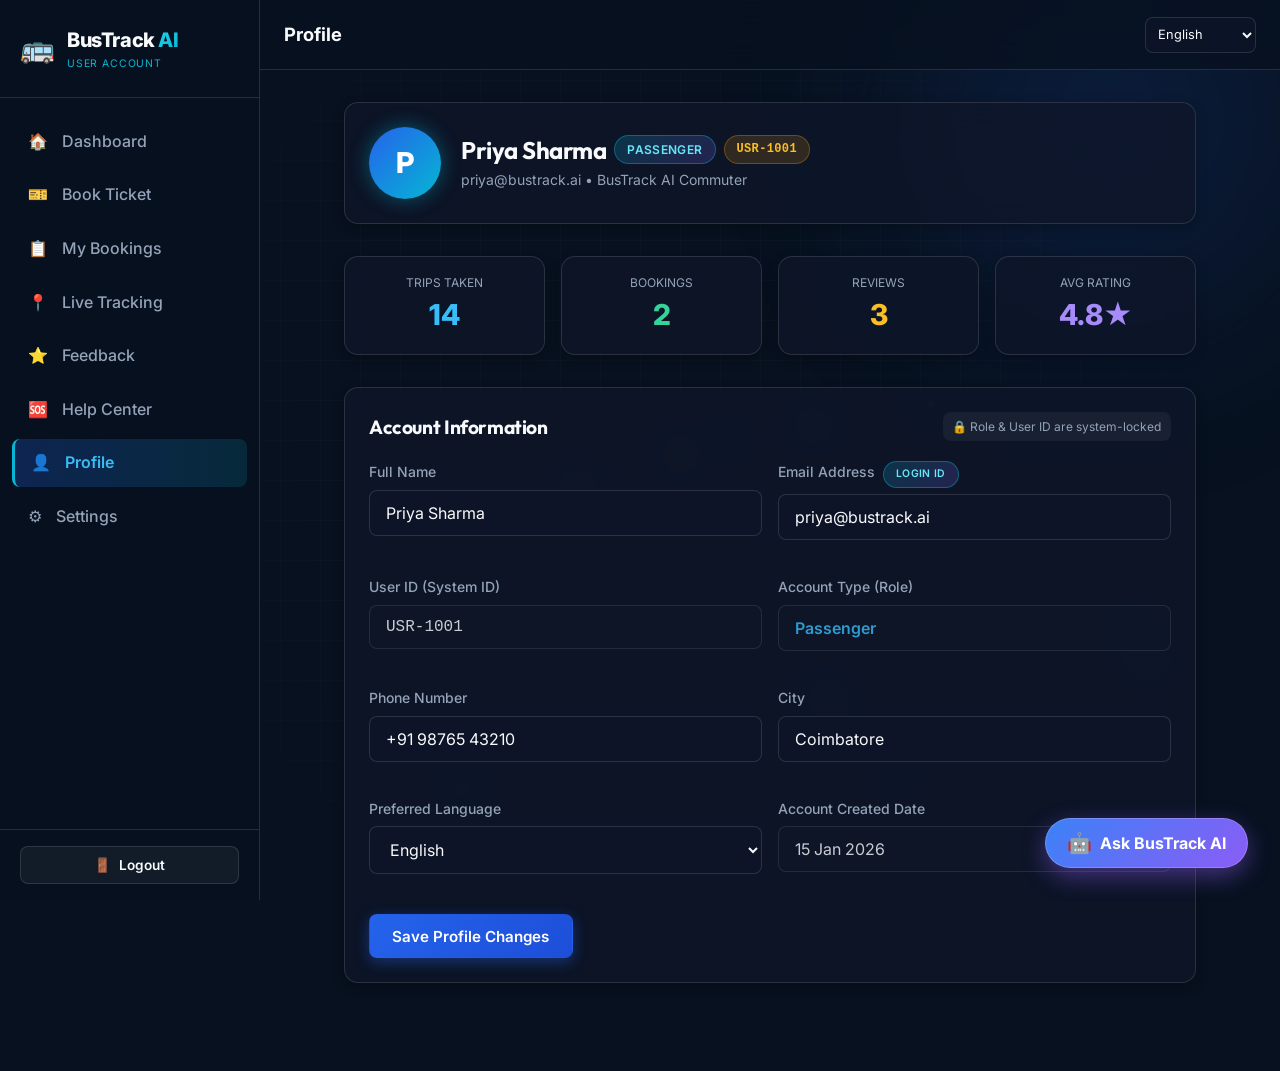
<file: profile.html>
<!DOCTYPE html>
<html lang="en">
<head>
  <meta charset="UTF-8" />
  <meta name="viewport" content="width=device-width, initial-scale=1.0, viewport-fit=cover" />
  <title>User Profile — BusTrack AI</title>
  <meta name="theme-color" content="#07111F" />
  <meta name="apple-mobile-web-app-capable" content="yes" />
  <meta name="apple-mobile-web-app-status-bar-style" content="black-translucent" />
  <meta name="apple-mobile-web-app-title" content="BusTrack AI" />
  <link rel="manifest" href="manifest.json" />
  <link rel="apple-touch-icon" href="assets/icons/apple-touch-icon.png" />
  <link rel="icon" type="image/png" href="assets/icons/favicon.png" />
  <link rel="preconnect" href="https://fonts.googleapis.com" />
  <link rel="preconnect" href="https://fonts.gstatic.com" crossorigin />
  <link href="https://fonts.googleapis.com/css2?family=Inter:wght@400;500;600;700&family=Outfit:wght@600;700;800;900&display=swap" rel="stylesheet" />
  <link rel="stylesheet" href="css/global.css" />
</head>
<body>
  <canvas id="transit-bg-canvas"></canvas>
  <div class="bg-grid-overlay"></div>
  <div class="bg-gradient-glow"></div>

  <div class="app-container">
    <!-- Sidebar -->
    <aside class="sidebar">
      <div class="sidebar-header">
        <span class="sidebar-logo-icon">🚌</span>
        <div>
          <div class="sidebar-logo-text">BusTrack <span class="gradient-text-cyan">AI</span></div>
          <span class="sidebar-role-badge">User Account</span>
        </div>
      </div>

      <nav class="sidebar-nav">
        <a href="passenger.html" class="sidebar-link">
          <span class="nav-icon">🏠</span>
          <span data-i18n="dashboard">Dashboard</span>
        </a>
        <a href="booking.html" class="sidebar-link">
          <span class="nav-icon">🎫</span>
          <span data-i18n="bookTicket">Book Ticket</span>
        </a>
        <a href="bookings.html" class="sidebar-link">
          <span class="nav-icon">📋</span>
          <span data-i18n="myBookings">My Bookings</span>
        </a>
        <a href="tracking.html" class="sidebar-link">
          <span class="nav-icon">📍</span>
          <span data-i18n="liveTracking">Live Tracking</span>
        </a>
        <a href="feedback.html" class="sidebar-link">
          <span class="nav-icon">⭐</span>
          <span data-i18n="feedback">Feedback</span>
        </a>
        <a href="help.html" class="sidebar-link">
          <span class="nav-icon">🆘</span>
          <span data-i18n="helpCenter">Help Center</span>
        </a>
        <a href="profile.html" class="sidebar-link active">
          <span class="nav-icon">👤</span>
          <span data-i18n="profile">Profile</span>
        </a>
        <a href="settings.html" class="sidebar-link">
          <span class="nav-icon">⚙️</span>
          <span data-i18n="settings">Settings</span>
        </a>
      </nav>

      <div class="sidebar-footer">
        <button type="button" class="btn btn-outline btn-sm logout-btn" style="width: 100%;">
          🚪 <span data-i18n="logout">Logout</span>
        </button>
      </div>
    </aside>

    <div class="main-content">
      <header class="app-header">
        <div class="header-left">
          <button id="menu-toggle-btn" class="menu-toggle-btn" aria-label="Toggle Menu">☰</button>
          <div class="header-title">
            <span data-i18n="profile">User Profile</span>
          </div>
        </div>

        <div class="header-right">
          <select class="form-control language-selector-select" onchange="LanguageManager.setLanguage(this.value)" style="width: auto; min-height: 36px; padding: 0.25rem 1.75rem 0.25rem 0.5rem; font-size: 0.8rem;">
            <option value="en">English</option>
            <option value="ta">தமிழ்</option>
            <option value="hi">हिन्दी</option>
            <option value="te">తెలుగు</option>
            <option value="kn">ಕನ್ನಡ</option>
            <option value="ml">മലയാളം</option>
          </select>
        </div>
      </header>

      <main class="page-body" style="max-width: 900px;">
        <!-- Profile Banner -->
        <div class="glass-card" style="margin-bottom: 2rem; display: flex; align-items: center; gap: 1.25rem; flex-wrap: wrap;">
          <div style="width: 72px; height: 72px; border-radius: 50%; background: linear-gradient(135deg, var(--primary), var(--secondary)); display: flex; align-items: center; justify-content: center; font-size: 1.8rem; font-weight: 800; color: #fff; box-shadow: 0 0 20px var(--secondary-glow);">
            <span id="profile-avatar-letter">P</span>
          </div>
          <div>
            <div style="display:flex; align-items:center; gap:0.5rem; margin-bottom:0.25rem; flex-wrap:wrap;">
              <h2 id="profile-display-name" style="font-size: 1.5rem;">Priya Sharma</h2>
              <span id="profile-role-badge" class="badge badge-ai">Passenger</span>
              <span id="profile-user-id-badge" class="badge badge-demo" style="font-family: monospace;">USR-1001</span>
            </div>
            <p id="profile-display-email" class="text-muted text-sm">priya@bustrack.ai • BusTrack AI Commuter</p>
          </div>
        </div>

        <!-- Travel Statistics Grid -->
        <div style="display: grid; grid-template-columns: repeat(auto-fit, minmax(140px, 1fr)); gap: 1rem; margin-bottom: 2rem;">
          <div class="glass-card" style="text-align: center; padding: 1rem;">
            <div class="text-muted text-xs">TRIPS TAKEN</div>
            <div style="font-size: 1.8rem; font-weight: 800; color: #38bdf8;">14</div>
          </div>
          <div class="glass-card" style="text-align: center; padding: 1rem;">
            <div class="text-muted text-xs">BOOKINGS</div>
            <div style="font-size: 1.8rem; font-weight: 800; color: #34d399;">2</div>
          </div>
          <div class="glass-card" style="text-align: center; padding: 1rem;">
            <div class="text-muted text-xs">REVIEWS</div>
            <div style="font-size: 1.8rem; font-weight: 800; color: #fbbf24;">3</div>
          </div>
          <div class="glass-card" style="text-align: center; padding: 1rem;">
            <div class="text-muted text-xs">AVG RATING</div>
            <div style="font-size: 1.8rem; font-weight: 800; color: #a78bfa;">4.8★</div>
          </div>
        </div>

        <!-- Profile Account Information Form -->
        <div class="glass-card">
          <div style="display: flex; justify-content: space-between; align-items: center; margin-bottom: 1.25rem; flex-wrap: wrap; gap: 0.5rem;">
            <h3 style="font-size: 1.2rem; margin: 0;">Account Information</h3>
            <span class="text-muted text-xs" style="background: rgba(255,255,255,0.05); padding: 0.3rem 0.6rem; border-radius: var(--radius-sm);">
              🔒 Role & User ID are system-locked
            </span>
          </div>

          <form id="profile-form">
            <!-- Row 1: Full Name & Login ID (Email) -->
            <div style="display:grid; grid-template-columns: repeat(auto-fit, minmax(240px, 1fr)); gap: 1rem; margin-bottom: 1rem;">
              <div class="form-group">
                <label class="form-label" for="profile-name">Full Name</label>
                <input type="text" id="profile-name" class="form-control" value="Priya Sharma" required />
              </div>
              <div class="form-group">
                <label class="form-label" for="profile-email">
                  Email Address <span class="badge badge-ai" style="font-size: 0.65rem; margin-left: 0.25rem;">Login ID</span>
                </label>
                <input type="email" id="profile-email" class="form-control" value="priya@bustrack.ai" required />
              </div>
            </div>

            <!-- Row 2: User ID & Account Type (Read-only / Locked) -->
            <div style="display:grid; grid-template-columns: repeat(auto-fit, minmax(240px, 1fr)); gap: 1rem; margin-bottom: 1rem;">
              <div class="form-group">
                <label class="form-label" for="profile-user-id">User ID (System ID)</label>
                <input type="text" id="profile-user-id" class="form-control" value="USR-1001" disabled style="background: rgba(15,23,42,0.9); opacity: 0.8; font-family: monospace;" />
              </div>
              <div class="form-group">
                <label class="form-label" for="profile-account-type">Account Type (Role)</label>
                <input type="text" id="profile-account-type" class="form-control" value="Passenger" disabled style="background: rgba(15,23,42,0.9); opacity: 0.8; font-weight: 600; color: #38bdf8;" />
              </div>
            </div>

            <!-- Row 3: Phone Number & City -->
            <div style="display:grid; grid-template-columns: repeat(auto-fit, minmax(240px, 1fr)); gap: 1rem; margin-bottom: 1rem;">
              <div class="form-group">
                <label class="form-label" for="profile-phone">Phone Number</label>
                <input type="tel" id="profile-phone" class="form-control" value="+91 98765 43210" />
              </div>
              <div class="form-group">
                <label class="form-label" for="profile-city">City</label>
                <input type="text" id="profile-city" class="form-control" value="Coimbatore" />
              </div>
            </div>

            <!-- Row 4: Preferred Language & Account Created Date -->
            <div style="display:grid; grid-template-columns: repeat(auto-fit, minmax(240px, 1fr)); gap: 1rem; margin-bottom: 1.25rem;">
              <div class="form-group">
                <label class="form-label" for="profile-language">Preferred Language</label>
                <select id="profile-language" class="form-control">
                  <option value="en">English</option>
                  <option value="ta">தமிழ் (Tamil)</option>
                  <option value="hi">हिन्दी (Hindi)</option>
                  <option value="te">తెలుగు (Telugu)</option>
                  <option value="kn">ಕನ್ನಡ (Kannada)</option>
                  <option value="ml">മലയാളം (Malayalam)</option>
                </select>
              </div>
              <div class="form-group">
                <label class="form-label" for="profile-created-date">Account Created Date</label>
                <input type="text" id="profile-created-date" class="form-control" value="15 Jan 2026" disabled style="background: rgba(15,23,42,0.9); opacity: 0.8;" />
              </div>
            </div>

            <div style="display: flex; gap: 1rem; flex-wrap: wrap; align-items: center;">
              <button type="submit" class="btn btn-primary" style="min-width: 180px;">
                Save Profile Changes
              </button>
              <span id="profile-save-status" class="text-sm" style="color: #34d399; display: none;">
                ✓ Saved successfully
              </span>
            </div>
          </form>
        </div>
      </main>

      <!-- Mobile Bottom Navigation Bar -->
      <nav class="mobile-bottom-nav">
        <a href="passenger.html" class="bottom-nav-item">
          <span class="nav-icon">🏠</span>
          <span>Home</span>
        </a>
        <a href="booking.html" class="bottom-nav-item">
          <span class="nav-icon">🎫</span>
          <span>Book</span>
        </a>
        <a href="tracking.html" class="bottom-nav-item">
          <span class="nav-icon">📍</span>
          <span>Track</span>
        </a>
        <a href="bookings.html" class="bottom-nav-item">
          <span class="nav-icon">📋</span>
          <span>Trips</span>
        </a>
        <a href="profile.html" class="bottom-nav-item active">
          <span class="nav-icon">👤</span>
          <span>Profile</span>
        </a>
      </nav>
    </div>
  </div>

  <!-- Scripts -->
  <script src="js/services/apiConfig.js"></script>
  <script src="js/services/dbSchema.js"></script>
  <script src="js/services/transportService.js"></script>
  <script src="js/services/bookingService.js"></script>
  <script src="js/services/trackingService.js"></script>
  <script src="js/services/aiService.js"></script>
  <script src="js/language.js"></script>
  <script src="js/auth.js"></script>
  <script src="js/app.js"></script>
  <script>
    document.addEventListener('DOMContentLoaded', () => {
      const user = AuthManager.getCurrentUser();
      
      function formatAccountDate(dateStr) {
        if (!dateStr) return 'Active Member';
        try {
          const d = new Date(dateStr);
          if (isNaN(d.getTime())) return dateStr;
          return d.toLocaleDateString('en-GB', { day: 'numeric', month: 'short', year: 'numeric' });
        } catch (e) {
          return dateStr;
        }
      }

      if (user) {
        const displayName = user.name || user.email || user.username || 'Passenger';
        const displayEmail = user.email || user.username || 'user@bustrack.ai';
        const displayId = user.id || 'USR-1001';
        const roleTitle = (user.role || 'passenger').charAt(0).toUpperCase() + (user.role || 'passenger').slice(1);

        document.getElementById('profile-display-name').textContent = displayName;
        document.getElementById('profile-display-email').textContent = `${displayEmail} • ${user.city || 'Coimbatore'} Transit Member`;
        document.getElementById('profile-avatar-letter').textContent = displayName.charAt(0).toUpperCase();
        document.getElementById('profile-role-badge').textContent = roleTitle;
        document.getElementById('profile-user-id-badge').textContent = displayId;

        // Populate fields
        document.getElementById('profile-name').value = displayName;
        document.getElementById('profile-email').value = displayEmail;
        document.getElementById('profile-user-id').value = displayId;
        document.getElementById('profile-account-type').value = roleTitle;
        document.getElementById('profile-phone').value = user.phone || '';
        document.getElementById('profile-city').value = user.city || 'Coimbatore';
        document.getElementById('profile-language').value = user.language || 'en';
        document.getElementById('profile-created-date').value = formatAccountDate(user.createdAt);
      }

      // Handle profile update
      document.getElementById('profile-form').addEventListener('submit', (e) => {
        e.preventDefault();
        const newName = document.getElementById('profile-name').value.trim();
        const newEmail = document.getElementById('profile-email').value.trim();
        const newPhone = document.getElementById('profile-phone').value.trim();
        const newCity = document.getElementById('profile-city').value.trim();
        const newLanguage = document.getElementById('profile-language').value;

        if (!newName || !newEmail) {
          UI.showToast('Name and Email are required.', 'danger');
          return;
        }

        // Update in localStorage
        const users = AuthManager.getUsers();
        const currentIdentifier = localStorage.getItem('loggedInUser') || '';
        const userIndex = users.findIndex(u => 
          (u.email && u.email.toLowerCase() === currentIdentifier.toLowerCase()) || 
          (u.username && u.username.toLowerCase() === currentIdentifier.toLowerCase())
        );

        if (userIndex !== -1) {
          users[userIndex].name = newName;
          users[userIndex].email = newEmail.toLowerCase();
          users[userIndex].phone = newPhone;
          users[userIndex].city = newCity;
          users[userIndex].language = newLanguage;

          localStorage.setItem('busTrackUsers', JSON.stringify(users));
          localStorage.setItem('userName', newName);
          localStorage.setItem('userEmail', newEmail.toLowerCase());
          localStorage.setItem('loggedInUser', newEmail.toLowerCase());

          // Switch language if changed
          if (window.LanguageManager && newLanguage) {
            LanguageManager.setLanguage(newLanguage);
          }

          document.getElementById('profile-display-name').textContent = newName;
          document.getElementById('profile-display-email').textContent = `${newEmail.toLowerCase()} • ${newCity || 'Transit'} Member`;
          document.getElementById('profile-avatar-letter').textContent = newName.charAt(0).toUpperCase();

          const saveStatus = document.getElementById('profile-save-status');
          saveStatus.style.display = 'inline';
          setTimeout(() => { saveStatus.style.display = 'none'; }, 3000);

          UI.showToast('✅ Profile updated successfully!', 'success');
        } else {
          UI.showToast('Profile saved in local session.', 'success');
        }
      });
    });
  </script>
</body>
</html>
</file>
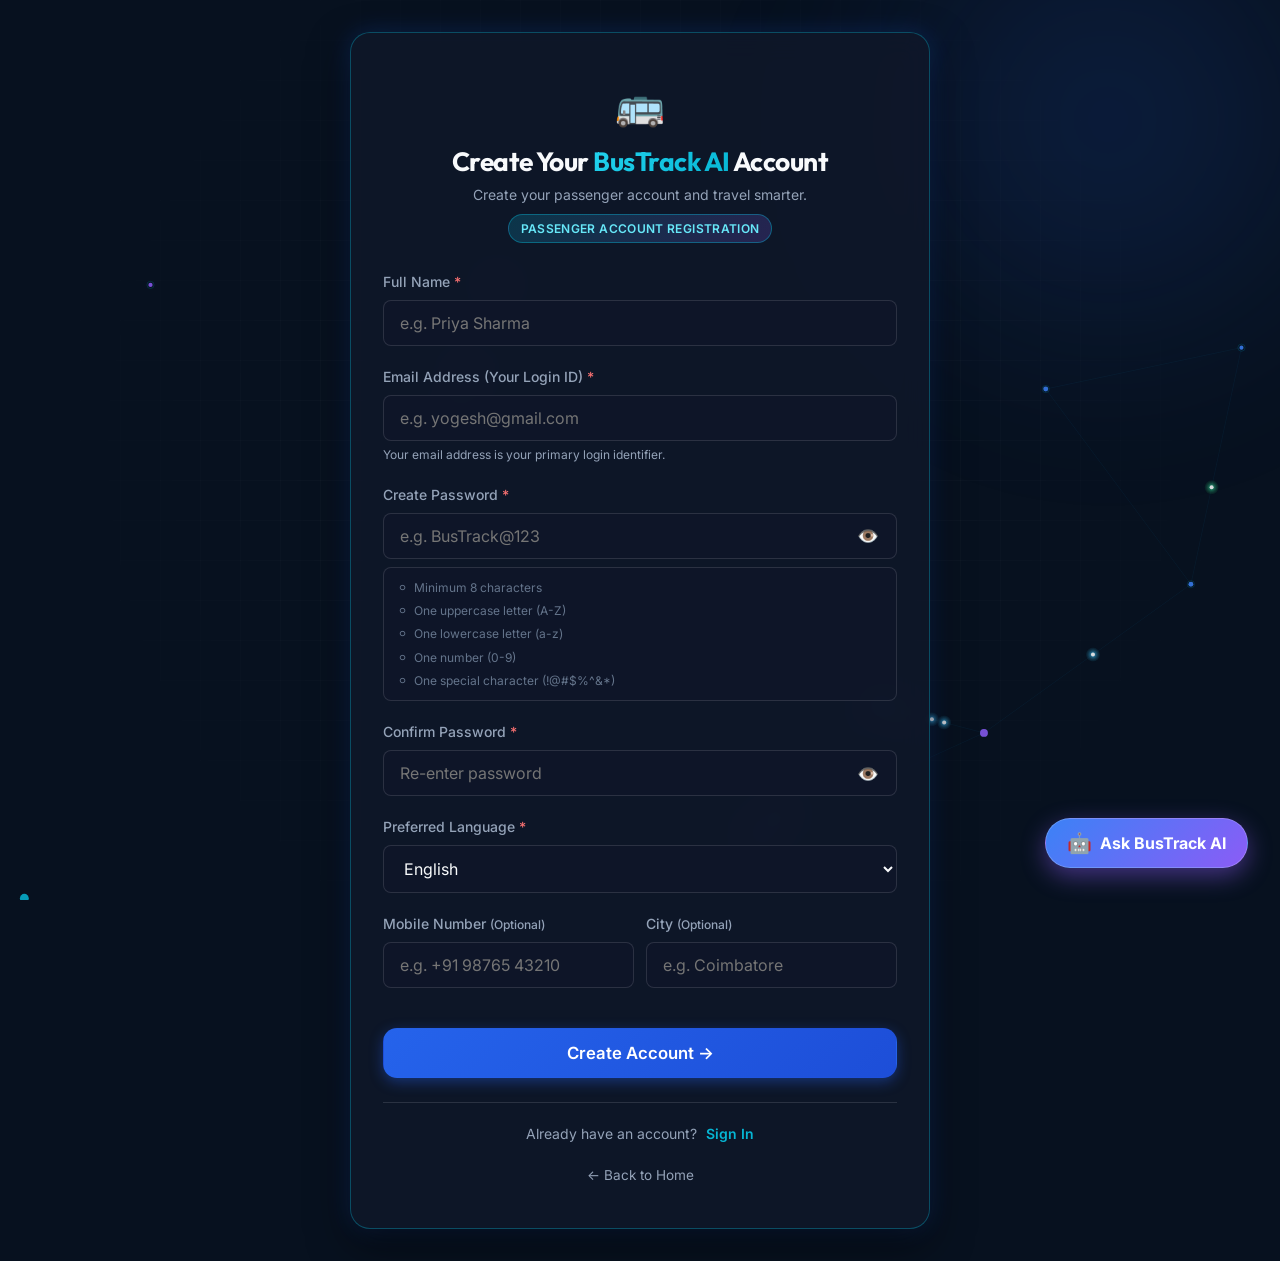
<file: register.html>
<!DOCTYPE html>
<html lang="en">
<head>
  <meta charset="UTF-8" />
  <meta name="viewport" content="width=device-width, initial-scale=1.0, viewport-fit=cover" />
  <title>Create Account — BusTrack AI</title>
  <meta name="theme-color" content="#07111F" />
  <meta name="apple-mobile-web-app-capable" content="yes" />
  <meta name="apple-mobile-web-app-status-bar-style" content="black-translucent" />
  <meta name="apple-mobile-web-app-title" content="BusTrack AI" />
  <link rel="manifest" href="manifest.json" />
  <link rel="apple-touch-icon" href="assets/icons/apple-touch-icon.png" />
  <link rel="icon" type="image/png" href="assets/icons/favicon.png" />
  <link rel="preconnect" href="https://fonts.googleapis.com" />
  <link rel="preconnect" href="https://fonts.gstatic.com" crossorigin />
  <link href="https://fonts.googleapis.com/css2?family=Inter:wght@400;500;600;700&family=Outfit:wght@600;700;800;900&display=swap" rel="stylesheet" />
  <link rel="stylesheet" href="css/global.css" />
  <link rel="stylesheet" href="css/login.css" />
</head>
<body>
  <canvas id="transit-bg-canvas"></canvas>
  <div class="bg-grid-overlay"></div>
  <div class="bg-gradient-glow"></div>

  <div class="login-container" style="padding-top: max(2rem, var(--safe-top)); padding-bottom: max(2rem, var(--safe-bottom));">
    <div class="login-card register-card">
      
      <!-- Registration Form Card View -->
      <div id="registration-form-view">
        <div class="login-header">
          <div class="login-logo">🚌</div>
          <h1 style="font-size: 1.65rem; margin-bottom: 0.35rem;">
            Create Your <span class="gradient-text-cyan">BusTrack AI</span> Account
          </h1>
          <p class="text-muted text-sm">Create your passenger account and travel smarter.</p>
          <div style="margin-top: 0.5rem;">
            <span class="badge badge-ai">Passenger Account Registration</span>
          </div>
        </div>

        <!-- Duplicate Email Alert Banner (Hidden by default) -->
        <div id="duplicate-email-alert" class="auth-alert-banner" style="display: none;">
          <div>
            <strong>⚠️ This email is already registered.</strong>
            <div style="font-size: 0.75rem; color: #fecaca;">Please log in with your existing password or use another email.</div>
          </div>
          <a href="login.html" id="dup-login-btn" class="btn btn-outline btn-sm" style="min-height: 32px; padding: 0.25rem 0.75rem; white-space: nowrap; border-color: #ef4444; color: #fff;">
            Login Instead →
          </a>
        </div>

        <!-- General Error Message Banner -->
        <div id="reg-error-msg" class="auth-alert-banner" style="display: none;"></div>

        <form id="register-form" novalidate>
          <!-- Full Name -->
          <div class="form-group">
            <label class="form-label" for="reg-name">Full Name <span style="color: #f87171;">*</span></label>
            <input type="text" id="reg-name" class="form-control" placeholder="e.g. Priya Sharma" required autocomplete="name" />
          </div>

          <!-- Email Address (Login ID) -->
          <div class="form-group">
            <label class="form-label" for="reg-email">
              Email Address (Your Login ID) <span style="color: #f87171;">*</span>
            </label>
            <input type="email" id="reg-email" class="form-control" placeholder="e.g. yogesh@gmail.com" required autocomplete="email" />
            <span class="text-muted text-xs" style="display:block; margin-top:0.25rem;">
              Your email address is your primary login identifier.
            </span>
          </div>

          <!-- Create Password -->
          <div class="form-group">
            <label class="form-label" for="reg-password">Create Password <span style="color: #f87171;">*</span></label>
            <div class="password-input-wrap">
              <input type="password" id="reg-password" class="form-control" placeholder="e.g. BusTrack@123" required autocomplete="new-password" />
              <button type="button" class="toggle-password-btn" id="toggle-reg-pass-btn" aria-label="Toggle Password Visibility">👁️</button>
            </div>
            
            <!-- Password Strength Meter -->
            <div class="password-strength-container" id="password-strength-box" style="display: none;">
              <div class="strength-bar-bg">
                <div class="strength-bar-fill" id="strength-bar-fill"></div>
              </div>
              <div class="strength-meta">
                <span>Strength: <strong id="strength-label-text">Weak</strong></span>
                <span id="strength-status-text">Requirements remaining</span>
              </div>
            </div>

            <!-- Password Requirements Checklist -->
            <ul class="password-requirements-list" id="password-rules-list">
              <li id="rule-length" class="invalid"><span>⚪</span> Minimum 8 characters</li>
              <li id="rule-upper" class="invalid"><span>⚪</span> One uppercase letter (A-Z)</li>
              <li id="rule-lower" class="invalid"><span>⚪</span> One lowercase letter (a-z)</li>
              <li id="rule-number" class="invalid"><span>⚪</span> One number (0-9)</li>
              <li id="rule-special" class="invalid"><span>⚪</span> One special character (!@#$%^&*)</li>
            </ul>
          </div>

          <!-- Confirm Password -->
          <div class="form-group">
            <label class="form-label" for="reg-confirm-password">Confirm Password <span style="color: #f87171;">*</span></label>
            <div class="password-input-wrap">
              <input type="password" id="reg-confirm-password" class="form-control" placeholder="Re-enter password" required autocomplete="new-password" />
              <button type="button" class="toggle-password-btn" id="toggle-confirm-pass-btn" aria-label="Toggle Password Visibility">👁️</button>
            </div>
            <div id="pass-match-indicator" style="font-size: 0.75rem; margin-top: 0.25rem; display: none;"></div>
          </div>

          <!-- Preferred Language -->
          <div class="form-group">
            <label class="form-label" for="reg-language">Preferred Language <span style="color: #f87171;">*</span></label>
            <select id="reg-language" class="form-control">
              <option value="en" selected>English</option>
              <option value="ta">தமிழ் (Tamil)</option>
              <option value="hi">हिन्दी (Hindi)</option>
              <option value="te">తెలుగు (Telugu)</option>
              <option value="kn">ಕನ್ನಡ (Kannada)</option>
              <option value="ml">മലയാളം (Malayalam)</option>
            </select>
          </div>

          <!-- Optional Fields Row -->
          <div style="display: grid; grid-template-columns: 1fr 1fr; gap: 0.75rem;">
            <div class="form-group">
              <label class="form-label" for="reg-phone">Mobile Number <span class="text-muted text-xs">(Optional)</span></label>
              <input type="tel" id="reg-phone" class="form-control" placeholder="e.g. +91 98765 43210" autocomplete="tel" />
            </div>
            <div class="form-group">
              <label class="form-label" for="reg-city">City <span class="text-muted text-xs">(Optional)</span></label>
              <input type="text" id="reg-city" class="form-control" placeholder="e.g. Coimbatore" />
            </div>
          </div>

          <!-- Create Account Button -->
          <div class="login-btn-group">
            <button type="submit" id="create-account-btn" class="btn btn-primary btn-lg" style="width: 100%;">
              Create Account →
            </button>
          </div>
        </form>

        <div class="account-toggle-box">
          Already have an account? <a href="login.html">Sign In</a>
        </div>

        <div style="text-align: center;">
          <a href="index.html" class="back-home-link">← Back to Home</a>
        </div>
      </div>

      <!-- Registration Success Card View (Hidden until account created) -->
      <div id="registration-success-view" class="success-card-body" style="display: none;">
        <div class="success-icon-badge">✓</div>
        <h2 style="font-size: 1.6rem; margin-bottom: 0.35rem; color: #fff;">
          Account Created Successfully!
        </h2>
        <p class="text-muted text-sm">Your BusTrack AI passenger account is ready.</p>

        <div class="account-details-card">
          <div class="account-details-row">
            <span class="text-muted">Full Name:</span>
            <strong id="success-name-display" style="color: #fff;">-</strong>
          </div>
          <div class="account-details-row">
            <span class="text-muted">Login ID (Email):</span>
            <strong id="success-email-display" style="color: #38bdf8;">-</strong>
          </div>
          <div class="account-details-row">
            <span class="text-muted">User ID:</span>
            <span id="success-id-display" class="badge badge-ai" style="font-family: monospace;">-</span>
          </div>
          <div class="account-details-row">
            <span class="text-muted">Account Type:</span>
            <span class="badge badge-demo">Passenger</span>
          </div>
          <div class="account-details-row">
            <span class="text-muted">Status:</span>
            <span style="color: #34d399; font-weight: 600;">● Active</span>
          </div>
        </div>

        <div style="margin-top: 1.5rem;">
          <button type="button" id="continue-to-login-btn" class="btn btn-primary btn-lg" style="width: 100%;">
            Continue to Login →
          </button>
        </div>
      </div>

    </div>
  </div>

  <!-- Scripts -->
  <script src="js/services/apiConfig.js"></script>
  <script src="js/services/dbSchema.js"></script>
  <script src="js/services/transportService.js"></script>
  <script src="js/services/bookingService.js"></script>
  <script src="js/services/trackingService.js"></script>
  <script src="js/services/aiService.js"></script>
  <script src="js/language.js"></script>
  <script src="js/auth.js"></script>
  <script src="js/app.js"></script>
  <script>
    document.addEventListener('DOMContentLoaded', () => {
      const regForm = document.getElementById('register-form');
      const nameInput = document.getElementById('reg-name');
      const emailInput = document.getElementById('reg-email');
      const passwordInput = document.getElementById('reg-password');
      const confirmPasswordInput = document.getElementById('reg-confirm-password');
      const languageSelect = document.getElementById('reg-language');
      const phoneInput = document.getElementById('reg-phone');
      const cityInput = document.getElementById('reg-city');

      const toggleRegPassBtn = document.getElementById('toggle-reg-pass-btn');
      const toggleConfirmPassBtn = document.getElementById('toggle-confirm-pass-btn');

      const strengthBox = document.getElementById('password-strength-box');
      const strengthBarFill = document.getElementById('strength-bar-fill');
      const strengthLabelText = document.getElementById('strength-label-text');
      const strengthStatusText = document.getElementById('strength-status-text');

      const ruleLength = document.getElementById('rule-length');
      const ruleUpper = document.getElementById('rule-upper');
      const ruleLower = document.getElementById('rule-lower');
      const ruleNumber = document.getElementById('rule-number');
      const ruleSpecial = document.getElementById('rule-special');

      const matchIndicator = document.getElementById('pass-match-indicator');
      const duplicateAlert = document.getElementById('duplicate-email-alert');
      const dupLoginBtn = document.getElementById('dup-login-btn');
      const errorMsgBanner = document.getElementById('reg-error-msg');

      const formView = document.getElementById('registration-form-view');
      const successView = document.getElementById('registration-success-view');
      const continueLoginBtn = document.getElementById('continue-to-login-btn');

      let registeredEmail = '';

      // Toggle password visibility
      toggleRegPassBtn.addEventListener('click', () => {
        const isPass = passwordInput.type === 'password';
        passwordInput.type = isPass ? 'text' : 'password';
        toggleRegPassBtn.textContent = isPass ? '🙈' : '👁️';
      });

      toggleConfirmPassBtn.addEventListener('click', () => {
        const isPass = confirmPasswordInput.type === 'password';
        confirmPasswordInput.type = isPass ? 'text' : 'password';
        toggleConfirmPassBtn.textContent = isPass ? '🙈' : '👁️';
      });

      // Real-time password validation & strength meter
      function updatePasswordValidation() {
        const val = passwordInput.value;
        if (!val) {
          strengthBox.style.display = 'none';
          [ruleLength, ruleUpper, ruleLower, ruleNumber, ruleSpecial].forEach(el => {
            el.className = 'invalid';
            el.querySelector('span').textContent = '⚪';
          });
          return;
        }

        strengthBox.style.display = 'block';

        const isLen = val.length >= 8;
        const isUpper = /[A-Z]/.test(val);
        const isLower = /[a-z]/.test(val);
        const isNum = /[0-9]/.test(val);
        const isSpec = /[^A-Za-z0-9]/.test(val);

        const updateRule = (el, valid) => {
          el.className = valid ? 'valid' : 'invalid';
          el.querySelector('span').textContent = valid ? '✅' : '⚪';
        };

        updateRule(ruleLength, isLen);
        updateRule(ruleUpper, isUpper);
        updateRule(ruleLower, isLower);
        updateRule(ruleNumber, isNum);
        updateRule(ruleSpecial, isSpec);

        const strength = AuthManager.checkPasswordStrength(val);
        strengthBarFill.style.width = strength.percent + '%';
        strengthBarFill.style.backgroundColor = strength.color;
        strengthLabelText.textContent = strength.label;
        strengthLabelText.style.color = strength.color;

        if (isLen && isUpper && isLower && isNum && isSpec) {
          strengthStatusText.textContent = 'All requirements met!';
          strengthStatusText.style.color = '#34d399';
        } else {
          strengthStatusText.textContent = 'Requirements remaining';
          strengthStatusText.style.color = 'var(--text-dim)';
        }

        checkPasswordMatch();
      }

      function checkPasswordMatch() {
        const pass = passwordInput.value;
        const confirm = confirmPasswordInput.value;

        if (!confirm) {
          matchIndicator.style.display = 'none';
          return;
        }

        matchIndicator.style.display = 'block';
        if (pass === confirm) {
          matchIndicator.textContent = '✅ Passwords match';
          matchIndicator.style.color = '#34d399';
        } else {
          matchIndicator.textContent = '⚠️ Passwords do not match';
          matchIndicator.style.color = '#f87171';
        }
      }

      passwordInput.addEventListener('input', updatePasswordValidation);
      confirmPasswordInput.addEventListener('input', checkPasswordMatch);

      // Clear alerts on email input
      emailInput.addEventListener('input', () => {
        duplicateAlert.style.display = 'none';
        errorMsgBanner.style.display = 'none';
      });

      // Submit Registration Form
      regForm.addEventListener('submit', (e) => {
        e.preventDefault();
        duplicateAlert.style.display = 'none';
        errorMsgBanner.style.display = 'none';

        const name = nameInput.value.trim();
        const email = emailInput.value.trim();
        const password = passwordInput.value;
        const confirmPassword = confirmPasswordInput.value;
        const language = languageSelect.value;
        const phone = phoneInput.value.trim();
        const city = cityInput.value.trim();

        if (!name) {
          showError('Please enter your full name.');
          nameInput.focus();
          return;
        }

        if (!email || !/^\S+@\S+\.\S+$/.test(email)) {
          showError('Please enter a valid email address.');
          emailInput.focus();
          return;
        }

        if (!AuthManager.validatePasswordRequirements(password)) {
          showError('Password does not meet the minimum security requirements.');
          passwordInput.focus();
          return;
        }

        if (password !== confirmPassword) {
          showError('Passwords do not match. Please verify your confirm password field.');
          confirmPasswordInput.focus();
          return;
        }

        const regResult = AuthManager.register({
          name,
          email,
          password,
          confirmPassword,
          language,
          phone,
          city
        });

        if (regResult.success) {
          registeredEmail = email;
          document.getElementById('success-name-display').textContent = regResult.user.name;
          document.getElementById('success-email-display').textContent = regResult.user.email;
          document.getElementById('success-id-display').textContent = regResult.user.id;

          formView.style.display = 'none';
          successView.style.display = 'block';

          UI.showToast('Account Created Successfully!', 'success');
        } else {
          if (regResult.code === 'DUPLICATE_EMAIL') {
            dupLoginBtn.href = `login.html?email=${encodeURIComponent(email)}`;
            duplicateAlert.style.display = 'flex';
          } else {
            showError(regResult.message);
          }
          UI.showToast(regResult.message, 'danger');
        }
      });

      function showError(msg) {
        errorMsgBanner.textContent = msg;
        errorMsgBanner.style.display = 'block';
      }

      // Continue to Login button
      continueLoginBtn.addEventListener('click', () => {
        window.location.href = `login.html?email=${encodeURIComponent(registeredEmail)}`;
      });
    });
  </script>
</body>
</html>
</file>
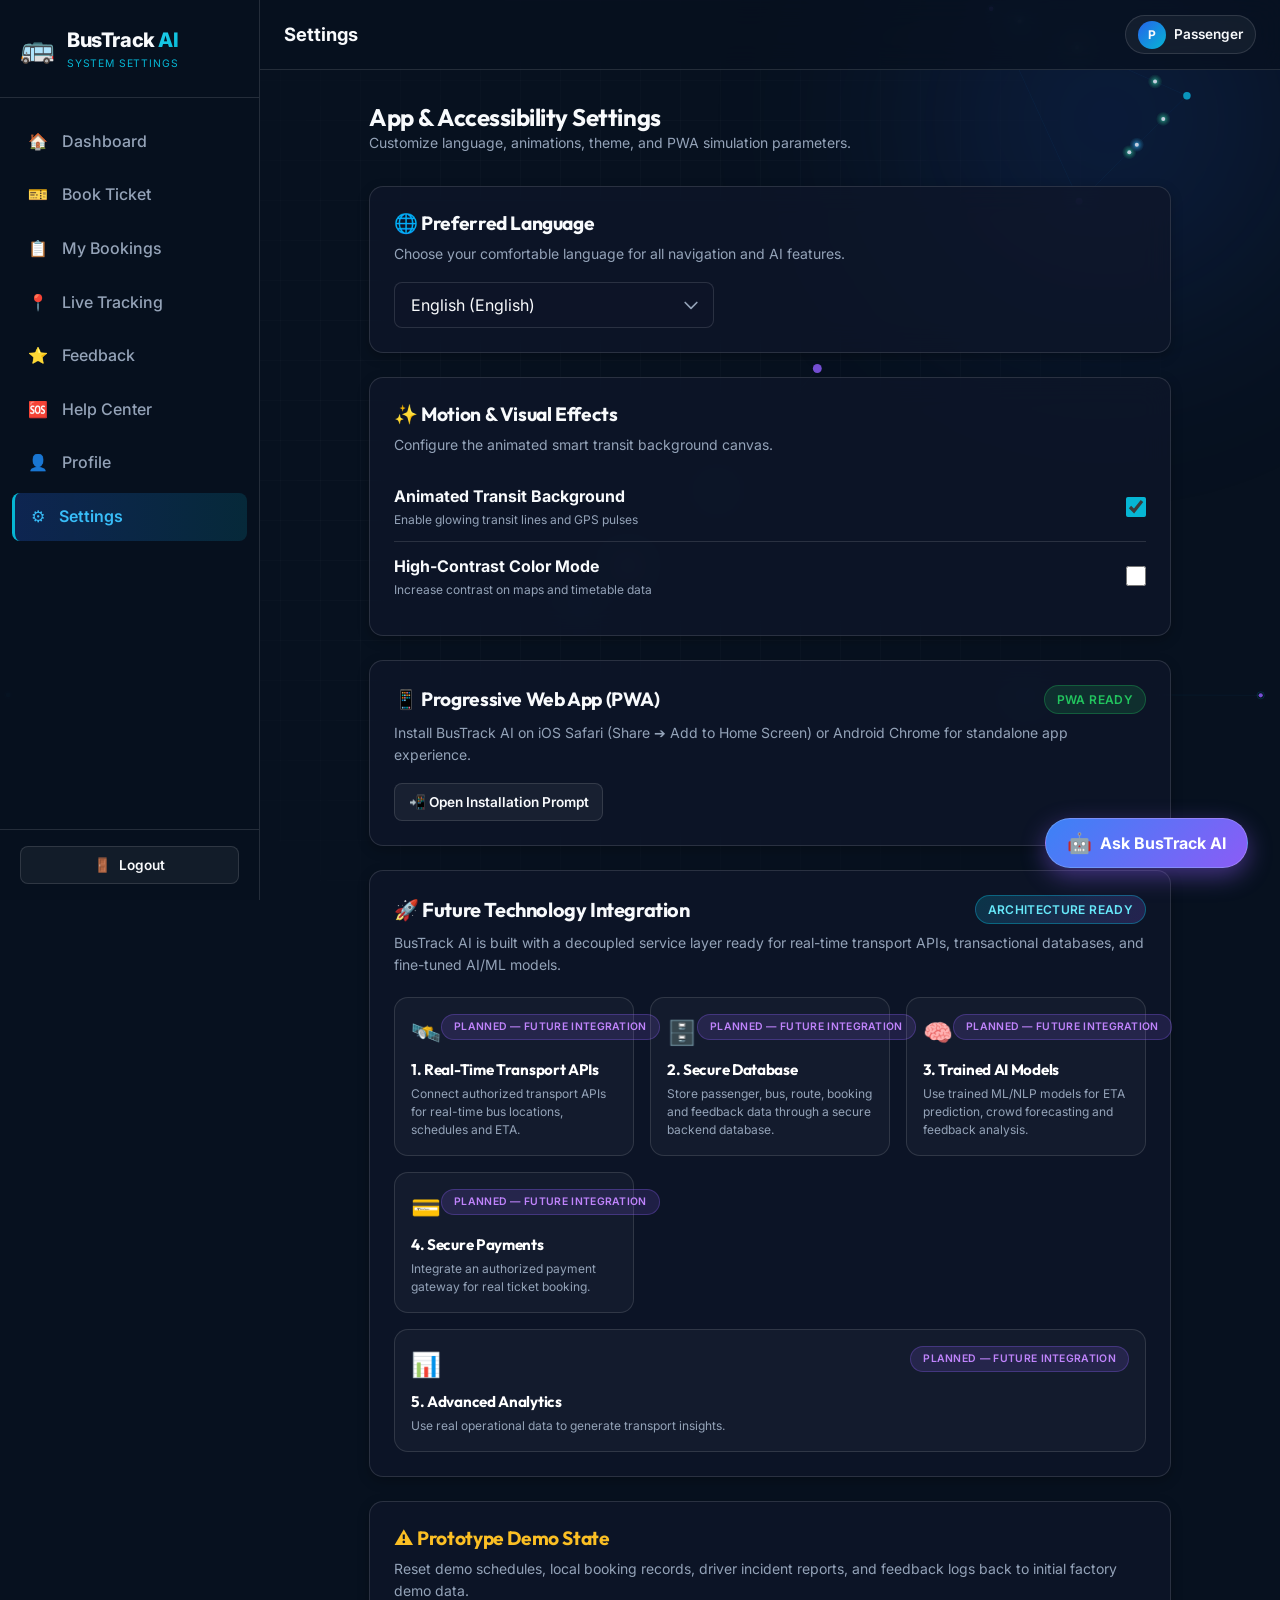
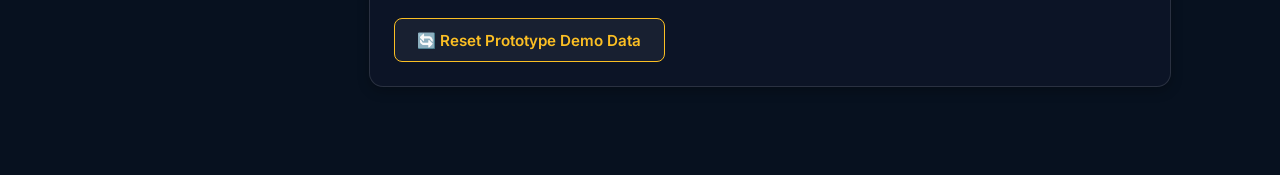
<file: settings.html>
<!DOCTYPE html>
<html lang="en">
<head>
  <meta charset="UTF-8" />
  <meta name="viewport" content="width=device-width, initial-scale=1.0, viewport-fit=cover" />
  <title>Settings — BusTrack AI</title>
  <meta name="theme-color" content="#07111F" />
  <meta name="apple-mobile-web-app-capable" content="yes" />
  <meta name="apple-mobile-web-app-status-bar-style" content="black-translucent" />
  <meta name="apple-mobile-web-app-title" content="BusTrack AI" />
  <link rel="manifest" href="manifest.json" />
  <link rel="apple-touch-icon" href="assets/icons/apple-touch-icon.png" />
  <link rel="icon" type="image/png" href="assets/icons/favicon.png" />
  <link rel="preconnect" href="https://fonts.googleapis.com" />
  <link rel="preconnect" href="https://fonts.gstatic.com" crossorigin />
  <link href="https://fonts.googleapis.com/css2?family=Inter:wght@400;500;600;700&family=Outfit:wght@600;700;800;900&display=swap" rel="stylesheet" />
  <link rel="stylesheet" href="css/global.css" />
</head>
<body>
  <canvas id="transit-bg-canvas"></canvas>
  <div class="bg-grid-overlay"></div>
  <div class="bg-gradient-glow"></div>

  <div class="app-container">
    <!-- Sidebar -->
    <aside class="sidebar">
      <div class="sidebar-header">
        <span class="sidebar-logo-icon">🚌</span>
        <div>
          <div class="sidebar-logo-text">BusTrack <span class="gradient-text-cyan">AI</span></div>
          <span class="sidebar-role-badge">System Settings</span>
        </div>
      </div>

      <nav class="sidebar-nav">
        <a href="passenger.html" class="sidebar-link">
          <span class="nav-icon">🏠</span>
          <span data-i18n="dashboard">Dashboard</span>
        </a>
        <a href="booking.html" class="sidebar-link">
          <span class="nav-icon">🎫</span>
          <span data-i18n="bookTicket">Book Ticket</span>
        </a>
        <a href="bookings.html" class="sidebar-link">
          <span class="nav-icon">📋</span>
          <span data-i18n="myBookings">My Bookings</span>
        </a>
        <a href="tracking.html" class="sidebar-link">
          <span class="nav-icon">📍</span>
          <span data-i18n="liveTracking">Live Tracking</span>
        </a>
        <a href="feedback.html" class="sidebar-link">
          <span class="nav-icon">⭐</span>
          <span data-i18n="feedback">Feedback</span>
        </a>
        <a href="help.html" class="sidebar-link">
          <span class="nav-icon">🆘</span>
          <span data-i18n="helpCenter">Help Center</span>
        </a>
        <a href="profile.html" class="sidebar-link">
          <span class="nav-icon">👤</span>
          <span data-i18n="profile">Profile</span>
        </a>
        <a href="settings.html" class="sidebar-link active">
          <span class="nav-icon">⚙️</span>
          <span data-i18n="settings">Settings</span>
        </a>
      </nav>

      <div class="sidebar-footer">
        <button type="button" class="btn btn-outline btn-sm logout-btn" style="width: 100%;">
          🚪 <span data-i18n="logout">Logout</span>
        </button>
      </div>
    </aside>

    <div class="main-content">
      <header class="app-header">
        <div class="header-left">
          <button id="menu-toggle-btn" class="menu-toggle-btn" aria-label="Toggle Menu">☰</button>
          <div class="header-title">
            <span data-i18n="settings">Platform Preferences</span>
          </div>
        </div>

        <div class="header-right">
          <a href="profile.html" class="user-profile-btn">
            <div class="avatar">P</div>
            <span class="current-user-name" style="font-size: 0.85rem; font-weight: 600;">Passenger</span>
          </a>
        </div>
      </header>

      <main class="page-body" style="max-width: 850px;">
        <div style="margin-bottom: 2rem;">
          <h2 style="font-size: 1.5rem;">App & Accessibility Settings</h2>
          <p class="text-muted text-sm">Customize language, animations, theme, and PWA simulation parameters.</p>
        </div>

        <!-- Language Preference -->
        <div class="glass-card" style="margin-bottom: 1.5rem;">
          <h3 style="font-size: 1.2rem; margin-bottom: 0.5rem;">🌐 Preferred Language</h3>
          <p class="text-muted text-sm" style="margin-bottom: 1rem;">Choose your comfortable language for all navigation and AI features.</p>
          <div style="max-width: 320px;">
            <select class="form-control form-select" id="settings-lang-select" onchange="LanguageManager.setLanguage(this.value)">
              <option value="en">English (English)</option>
              <option value="ta">தமிழ் (Tamil)</option>
              <option value="hi">हिन्दी (Hindi)</option>
              <option value="te">తెలుగు (Telugu)</option>
              <option value="kn">ಕನ್ನಡ (Kannada)</option>
              <option value="ml">മലയാളം (Malayalam)</option>
            </select>
          </div>
        </div>

        <!-- Accessibility & Motion -->
        <div class="glass-card" style="margin-bottom: 1.5rem;">
          <h3 style="font-size: 1.2rem; margin-bottom: 0.5rem;">✨ Motion & Visual Effects</h3>
          <p class="text-muted text-sm" style="margin-bottom: 1rem;">Configure the animated smart transit background canvas.</p>
          
          <label style="display: flex; align-items: center; justify-content: space-between; padding: 0.75rem 0; border-bottom: 1px solid var(--border-glass); cursor: pointer;">
            <div>
              <strong>Animated Transit Background</strong>
              <div class="text-muted text-xs">Enable glowing transit lines and GPS pulses</div>
            </div>
            <input type="checkbox" id="toggle-animated-bg" checked style="width: 20px; height: 20px; accent-color: var(--secondary);" />
          </label>

          <label style="display: flex; align-items: center; justify-content: space-between; padding: 0.75rem 0; cursor: pointer;">
            <div>
              <strong>High-Contrast Color Mode</strong>
              <div class="text-muted text-xs">Increase contrast on maps and timetable data</div>
            </div>
            <input type="checkbox" id="toggle-high-contrast" style="width: 20px; height: 20px; accent-color: var(--secondary);" />
          </label>
        </div>

        <!-- PWA Installation Info -->
        <div class="glass-card" style="margin-bottom: 1.5rem;">
          <div style="display:flex; justify-content:space-between; align-items:center; margin-bottom:0.5rem;">
            <h3 style="font-size: 1.2rem;">📱 Progressive Web App (PWA)</h3>
            <span class="badge badge-success">PWA Ready</span>
          </div>
          <p class="text-muted text-sm" style="margin-bottom: 1rem;">Install BusTrack AI on iOS Safari (Share ➔ Add to Home Screen) or Android Chrome for standalone app experience.</p>
          <button type="button" class="btn btn-outline btn-sm" onclick="if(window.PWAManager){document.getElementById('pwa-install-btn')?.click();}">
            📲 Open Installation Prompt
          </button>
        </div>

        <!-- Future Technology Integration Section -->
        <div class="glass-card" style="margin-bottom: 1.5rem;">
          <div style="display: flex; justify-content: space-between; align-items: center; margin-bottom: 0.5rem; flex-wrap: wrap; gap: 0.5rem;">
            <h3 style="font-size: 1.25rem;">🚀 Future Technology Integration</h3>
            <span class="badge badge-ai">Architecture Ready</span>
          </div>
          <p class="text-muted text-sm" style="margin-bottom: 1.25rem;">
            BusTrack AI is built with a decoupled service layer ready for real-time transport APIs, transactional databases, and fine-tuned AI/ML models.
          </p>

          <div style="display: grid; grid-template-columns: repeat(auto-fit, minmax(240px, 1fr)); gap: 1rem;">
            <!-- Card 1 -->
            <div style="background: rgba(255, 255, 255, 0.03); border: 1px solid var(--border-glass); border-radius: var(--radius-md); padding: 1rem;">
              <div style="display: flex; justify-content: space-between; align-items: flex-start; margin-bottom: 0.5rem;">
                <span style="font-size: 1.5rem;">🛰️</span>
                <span class="badge badge-simulation" style="font-size: 0.65rem;">Planned — Future Integration</span>
              </div>
              <h4 style="font-size: 0.95rem; margin-bottom: 0.35rem; color: #fff;">1. Real-Time Transport APIs</h4>
              <p class="text-muted text-xs" style="margin: 0; line-height: 1.5;">Connect authorized transport APIs for real-time bus locations, schedules and ETA.</p>
            </div>

            <!-- Card 2 -->
            <div style="background: rgba(255, 255, 255, 0.03); border: 1px solid var(--border-glass); border-radius: var(--radius-md); padding: 1rem;">
              <div style="display: flex; justify-content: space-between; align-items: flex-start; margin-bottom: 0.5rem;">
                <span style="font-size: 1.5rem;">🗄️</span>
                <span class="badge badge-simulation" style="font-size: 0.65rem;">Planned — Future Integration</span>
              </div>
              <h4 style="font-size: 0.95rem; margin-bottom: 0.35rem; color: #fff;">2. Secure Database</h4>
              <p class="text-muted text-xs" style="margin: 0; line-height: 1.5;">Store passenger, bus, route, booking and feedback data through a secure backend database.</p>
            </div>

            <!-- Card 3 -->
            <div style="background: rgba(255, 255, 255, 0.03); border: 1px solid var(--border-glass); border-radius: var(--radius-md); padding: 1rem;">
              <div style="display: flex; justify-content: space-between; align-items: flex-start; margin-bottom: 0.5rem;">
                <span style="font-size: 1.5rem;">🧠</span>
                <span class="badge badge-simulation" style="font-size: 0.65rem;">Planned — Future Integration</span>
              </div>
              <h4 style="font-size: 0.95rem; margin-bottom: 0.35rem; color: #fff;">3. Trained AI Models</h4>
              <p class="text-muted text-xs" style="margin: 0; line-height: 1.5;">Use trained ML/NLP models for ETA prediction, crowd forecasting and feedback analysis.</p>
            </div>

            <!-- Card 4 -->
            <div style="background: rgba(255, 255, 255, 0.03); border: 1px solid var(--border-glass); border-radius: var(--radius-md); padding: 1rem;">
              <div style="display: flex; justify-content: space-between; align-items: flex-start; margin-bottom: 0.5rem;">
                <span style="font-size: 1.5rem;">💳</span>
                <span class="badge badge-simulation" style="font-size: 0.65rem;">Planned — Future Integration</span>
              </div>
              <h4 style="font-size: 0.95rem; margin-bottom: 0.35rem; color: #fff;">4. Secure Payments</h4>
              <p class="text-muted text-xs" style="margin: 0; line-height: 1.5;">Integrate an authorized payment gateway for real ticket booking.</p>
            </div>

            <!-- Card 5 -->
            <div style="background: rgba(255, 255, 255, 0.03); border: 1px solid var(--border-glass); border-radius: var(--radius-md); padding: 1rem; grid-column: 1 / -1;">
              <div style="display: flex; justify-content: space-between; align-items: flex-start; margin-bottom: 0.5rem;">
                <span style="font-size: 1.5rem;">📊</span>
                <span class="badge badge-simulation" style="font-size: 0.65rem;">Planned — Future Integration</span>
              </div>
              <h4 style="font-size: 0.95rem; margin-bottom: 0.35rem; color: #fff;">5. Advanced Analytics</h4>
              <p class="text-muted text-xs" style="margin: 0; line-height: 1.5;">Use real operational data to generate transport insights.</p>
            </div>
          </div>
        </div>

        <!-- Prototype Data Management -->
        <div class="glass-card">
          <h3 style="font-size: 1.2rem; margin-bottom: 0.5rem; color: #fbbf24;">⚠️ Prototype Demo State</h3>
          <p class="text-muted text-sm" style="margin-bottom: 1rem;">Reset demo schedules, local booking records, driver incident reports, and feedback logs back to initial factory demo data.</p>
          
          <button type="button" id="reset-demo-data-btn" class="btn btn-outline" style="border-color: #fbbf24; color: #fbbf24;">
            🔄 Reset Prototype Demo Data
          </button>
        </div>
      </main>

      <!-- Mobile Bottom Navigation Bar -->
      <nav class="mobile-bottom-nav">
        <a href="passenger.html" class="bottom-nav-item">
          <span class="nav-icon">🏠</span>
          <span>Home</span>
        </a>
        <a href="booking.html" class="bottom-nav-item">
          <span class="nav-icon">🎫</span>
          <span>Book</span>
        </a>
        <a href="tracking.html" class="bottom-nav-item">
          <span class="nav-icon">📍</span>
          <span>Track</span>
        </a>
        <a href="profile.html" class="bottom-nav-item">
          <span class="nav-icon">👤</span>
          <span>Profile</span>
        </a>
        <a href="settings.html" class="bottom-nav-item active">
          <span class="nav-icon">⚙️</span>
          <span>Settings</span>
        </a>
      </nav>
    </div>
  </div>

  <!-- Scripts -->
  <script src="js/services/apiConfig.js"></script>
  <script src="js/services/dbSchema.js"></script>
  <script src="js/services/transportService.js"></script>
  <script src="js/services/bookingService.js"></script>
  <script src="js/services/trackingService.js"></script>
  <script src="js/services/aiService.js"></script>
  <script src="js/language.js"></script>
  <script src="js/auth.js"></script>
  <script src="js/app.js"></script>
  <script>
    document.addEventListener('DOMContentLoaded', () => {
      const langSelect = document.getElementById('settings-lang-select');
      if (langSelect) langSelect.value = LanguageManager.getLanguage();

      const bgToggle = document.getElementById('toggle-animated-bg');
      if (bgToggle) {
        bgToggle.addEventListener('change', (e) => {
          const canvas = document.getElementById('transit-bg-canvas');
          if (canvas) {
            canvas.style.display = e.target.checked ? 'block' : 'none';
            UI.showToast(e.target.checked ? 'Background animations enabled' : 'Background animations paused', 'info');
          }
        });
      }

      const resetBtn = document.getElementById('reset-demo-data-btn');
      if (resetBtn) {
        resetBtn.addEventListener('click', () => {
          if (confirm('Reset all demo bookings, feedback, and buses to initial state?')) {
            localStorage.removeItem('btai_seed_ver');
            localStorage.removeItem('buses');
            localStorage.removeItem('longDistanceBuses');
            localStorage.removeItem('bookings');
            localStorage.removeItem('feedback');
            localStorage.removeItem('driverReports');
            localStorage.removeItem('notifications');
            UI.showToast('✅ Prototype data reset successfully! Reloading...', 'success');
            setTimeout(() => window.location.reload(), 800);
          }
        });
      }
    });
  </script>
</body>
</html>
</file>
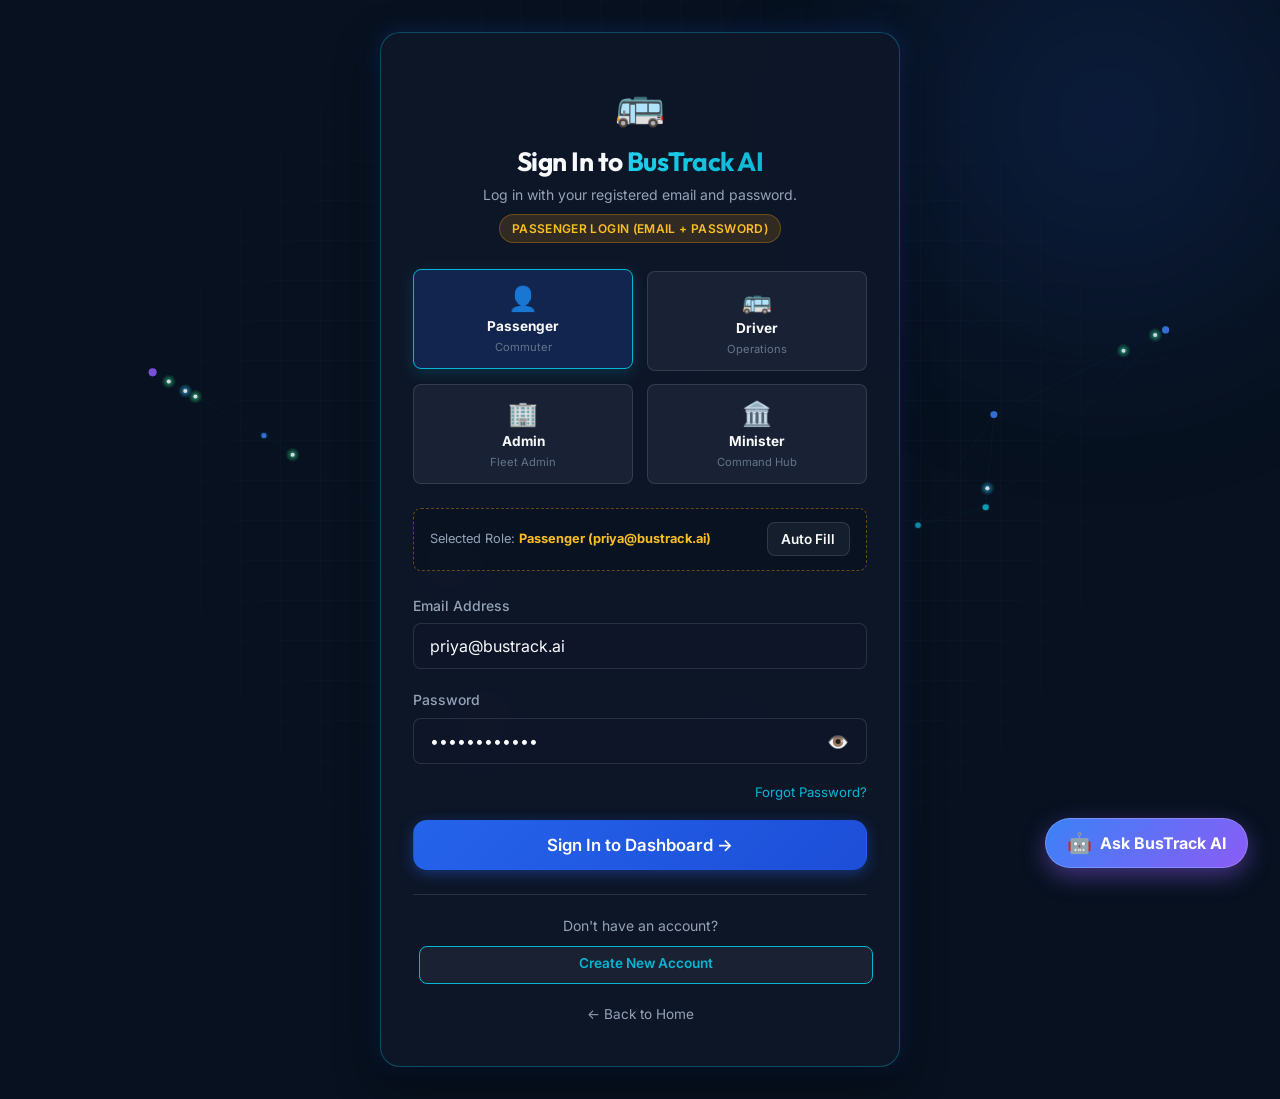
<file: tracking.html>
<!DOCTYPE html>
<html lang="en">
<head>
  <meta charset="UTF-8" />
  <meta name="viewport" content="width=device-width, initial-scale=1.0, viewport-fit=cover" />
  <title>Live Bus Tracking — BusTrack AI</title>
  <meta name="theme-color" content="#07111F" />
  <meta name="apple-mobile-web-app-capable" content="yes" />
  <meta name="apple-mobile-web-app-status-bar-style" content="black-translucent" />
  <meta name="apple-mobile-web-app-title" content="BusTrack AI" />
  <link rel="manifest" href="manifest.json" />
  <link rel="apple-touch-icon" href="assets/icons/apple-touch-icon.png" />
  <link rel="icon" type="image/png" href="assets/icons/favicon.png" />
  <link rel="preconnect" href="https://fonts.googleapis.com" />
  <link rel="preconnect" href="https://fonts.gstatic.com" crossorigin />
  <link href="https://fonts.googleapis.com/css2?family=Inter:wght@400;500;600;700&family=Outfit:wght@600;700;800;900&display=swap" rel="stylesheet" />
  <link rel="stylesheet" href="css/global.css" />
  <link rel="stylesheet" href="css/tracking.css" />
</head>
<body>
  <canvas id="transit-bg-canvas"></canvas>
  <div class="bg-grid-overlay"></div>
  <div class="bg-gradient-glow"></div>

  <div class="app-container">
    <!-- Sidebar -->
    <aside class="sidebar">
      <div class="sidebar-header">
        <span class="sidebar-logo-icon">🚌</span>
        <div>
          <div class="sidebar-logo-text">BusTrack <span class="gradient-text-cyan">AI</span></div>
          <span class="sidebar-role-badge">Live Telematics</span>
        </div>
      </div>

      <nav class="sidebar-nav">
        <a href="passenger.html" class="sidebar-link">
          <span class="nav-icon">🏠</span>
          <span data-i18n="dashboard">Dashboard</span>
        </a>
        <a href="passenger.html#search-section" class="sidebar-link">
          <span class="nav-icon">🔍</span>
          <span data-i18n="findBus">Find Bus</span>
        </a>
        <a href="booking.html" class="sidebar-link">
          <span class="nav-icon">🎫</span>
          <span data-i18n="bookTicket">Book Ticket</span>
        </a>
        <a href="bookings.html" class="sidebar-link">
          <span class="nav-icon">📋</span>
          <span data-i18n="myBookings">My Bookings</span>
        </a>
        <a href="tracking.html" class="sidebar-link active">
          <span class="nav-icon">📍</span>
          <span data-i18n="liveTracking">Live Tracking</span>
        </a>
        <a href="feedback.html" class="sidebar-link">
          <span class="nav-icon">⭐</span>
          <span data-i18n="feedback">Feedback</span>
        </a>
        <a href="help.html" class="sidebar-link">
          <span class="nav-icon">🆘</span>
          <span data-i18n="helpCenter">Help Center</span>
        </a>
        <a href="profile.html" class="sidebar-link">
          <span class="nav-icon">👤</span>
          <span data-i18n="profile">Profile</span>
        </a>
        <a href="settings.html" class="sidebar-link">
          <span class="nav-icon">⚙️</span>
          <span data-i18n="settings">Settings</span>
        </a>
      </nav>

      <div class="sidebar-footer">
        <button type="button" class="btn btn-outline btn-sm logout-btn" style="width: 100%;">
          🚪 <span data-i18n="logout">Logout</span>
        </button>
      </div>
    </aside>

    <div class="main-content">
      <header class="app-header">
        <div class="header-left">
          <button id="menu-toggle-btn" class="menu-toggle-btn" aria-label="Toggle Menu">☰</button>
          <div class="header-title">
            <span class="live-indicator">
              <span class="pulse-dot"></span>
              LIVE GPS TELEMATICS
            </span>
          </div>
        </div>

        <div class="header-right">
          <select class="form-control language-selector-select" onchange="LanguageManager.setLanguage(this.value)" style="width: auto; min-height: 36px; padding: 0.25rem 1.75rem 0.25rem 0.5rem; font-size: 0.8rem;">
            <option value="en">English</option>
            <option value="ta">தமிழ்</option>
            <option value="hi">हिन्दी</option>
            <option value="te">తెలుగు</option>
            <option value="kn">ಕನ್ನಡ</option>
            <option value="ml">മലയാളം</option>
          </select>

          <a href="profile.html" class="user-profile-btn">
            <div class="avatar">P</div>
            <span class="current-user-name" style="font-size: 0.85rem; font-weight: 600;">Priya Sharma</span>
          </a>
        </div>
      </header>

      <main class="page-body" style="max-width: 1600px;">
        <div class="tracking-layout">
          <!-- Interactive Map Container -->
          <div class="map-container-card">
            <div class="map-overlay-header">
              <div style="background: rgba(15,23,42,0.85); backdrop-filter: var(--backdrop-blur); padding: 0.35rem 0.75rem; border-radius: 9999px; border: 1px solid var(--border-glass); display: flex; align-items: center; gap: 0.5rem;">
                <span style="font-size: 0.8rem; color: var(--text-muted);">Active:</span>
                <select id="tracking-bus-select" class="form-control form-select" style="min-height: 32px; padding: 0.15rem 1.75rem 0.15rem 0.4rem; font-size: 0.8rem; background-color: transparent; border: none; font-weight: 700; color: #38bdf8;"></select>
              </div>

              <div class="badge badge-demo" style="display:none; @media(min-width:480px){display:inline-flex;}">Simulated GPS</div>
            </div>

            <div class="map-viewport">
              <canvas id="tracking-map-canvas"></canvas>
            </div>

            <div class="map-controls-bar">
              <button type="button" id="sim-play-pause-btn" class="btn btn-outline btn-sm" style="min-height:34px;">⏸️ Pause</button>
              <button type="button" id="sim-speed-btn" class="btn btn-outline btn-sm" style="min-height:34px;">⚡ 1x Speed</button>
            </div>
          </div>

          <!-- Telematics HUD Sidebar -->
          <div class="telematics-sidebar">
            <div class="hud-panel">
              <div style="display:flex; justify-content:space-between; align-items:center;">
                <div>
                  <h3 id="hud-bus-number" style="font-size: 1.35rem; color: #fff;">TN-38-N-1025</h3>
                  <div id="hud-operator" style="font-size: 0.75rem; color: var(--secondary);">Government Bus</div>
                </div>
                <div class="live-indicator">
                  <span class="pulse-dot"></span>
                  LIVE
                </div>
              </div>

              <div class="speedometer-gauge">
                <div id="hud-speed" class="speed-value">32</div>
                <div class="speed-unit">KM / H Current Speed</div>
              </div>

              <div class="hud-metric-row">
                <span class="text-muted">Current Location</span>
                <strong id="hud-current-location">Gandhipuram</strong>
              </div>
              <div class="hud-metric-row">
                <span class="text-muted">Destination</span>
                <strong id="hud-destination">Ukkadam</strong>
              </div>
              <div class="hud-metric-row">
                <span class="text-muted">Distance to Next Hub</span>
                <strong id="hud-distance" style="color: #38bdf8;">2.4 km</strong>
              </div>
              <div class="hud-metric-row">
                <span class="text-muted">AI Predicted ETA</span>
                <strong id="hud-eta" style="color: #22d3ee; font-size: 1.1rem;">8 min</strong>
              </div>
              <div class="hud-metric-row">
                <span class="text-muted">Crowd Forecast</span>
                <span id="hud-crowd" class="badge badge-warning">Medium</span>
              </div>
              <div class="hud-metric-row">
                <span class="text-muted">Schedule Status</span>
                <span id="hud-status" class="badge badge-success">On Time</span>
              </div>
            </div>

            <!-- Route Stop Timeline -->
            <div class="hud-panel">
              <h4 style="font-size: 0.95rem; color: var(--secondary);">Route Stops & Timetable</h4>
              <div id="route-timeline-container" class="route-timeline">
                <!-- Populated dynamically -->
              </div>
            </div>
          </div>
        </div>
      </main>

      <!-- Mobile Bottom Navigation Bar -->
      <nav class="mobile-bottom-nav">
        <a href="passenger.html" class="bottom-nav-item">
          <span class="nav-icon">🏠</span>
          <span>Home</span>
        </a>
        <a href="booking.html" class="bottom-nav-item">
          <span class="nav-icon">🎫</span>
          <span>Book</span>
        </a>
        <a href="tracking.html" class="bottom-nav-item active">
          <span class="nav-icon">📍</span>
          <span>Track</span>
        </a>
        <a href="bookings.html" class="bottom-nav-item">
          <span class="nav-icon">📋</span>
          <span>Trips</span>
        </a>
        <a href="profile.html" class="bottom-nav-item">
          <span class="nav-icon">👤</span>
          <span>Profile</span>
        </a>
      </nav>
    </div>
  </div>

  <!-- Scripts -->
  <script src="js/services/apiConfig.js"></script>
  <script src="js/services/dbSchema.js"></script>
  <script src="js/services/transportService.js"></script>
  <script src="js/services/bookingService.js"></script>
  <script src="js/services/trackingService.js"></script>
  <script src="js/services/aiService.js"></script>
  <script src="js/language.js"></script>
  <script src="js/auth.js"></script>
  <script src="js/app.js"></script>
  <script src="js/tracking.js"></script>
</body>
</html>
</file>
<file: css/global.css>
/* ==========================================================================
   BusTrack AI - Global Design System & Stylesheet (Cross-Platform + PWA)
   Optimized for iPhone (iOS Safari), Android, iPad, MacBook & Desktop
   ========================================================================== */

:root {
  /* Color Palette */
  --primary: #2563eb;
  --primary-glow: rgba(37, 99, 235, 0.4);
  --primary-light: #3b82f6;
  --primary-dark: #1d4ed8;
  --secondary: #06b6d4;
  --secondary-glow: rgba(6, 182, 212, 0.4);
  --accent: #8b5cf6;
  --accent-glow: rgba(139, 92, 246, 0.4);
  
  --bg-dark: #07111f;
  --bg-darker: #030812;
  --bg-card: rgba(15, 23, 42, 0.78);
  --bg-card-hover: rgba(30, 41, 59, 0.9);
  --bg-glass: rgba(255, 255, 255, 0.05);
  --bg-glass-strong: rgba(255, 255, 255, 0.1);
  --border-glass: rgba(255, 255, 255, 0.12);
  --border-glass-glow: rgba(6, 182, 212, 0.35);
  
  --text-main: #f8fafc;
  --text-muted: #94a3b8;
  --text-dim: #64748b;
  
  --success: #22c55e;
  --success-bg: rgba(34, 197, 94, 0.15);
  --warning: #f59e0b;
  --warning-bg: rgba(245, 158, 11, 0.15);
  --danger: #ef4444;
  --danger-bg: rgba(239, 68, 68, 0.15);
  --info: #0ea5e9;
  --info-bg: rgba(14, 165, 233, 0.15);

  --govt-badge: #10b981;
  --govt-badge-bg: rgba(16, 185, 129, 0.15);
  --private-badge: #8b5cf6;
  --private-badge-bg: rgba(139, 92, 246, 0.15);

  /* Layout Dimensions & Insets */
  --sidebar-width: 260px;
  --header-height: 70px;
  --bottom-nav-height: 64px;
  --radius-sm: 8px;
  --radius-md: 14px;
  --radius-lg: 20px;
  --radius-xl: 28px;

  /* Safe Area Insets (iOS Safari notch, Dynamic Island, home bar) */
  --safe-top: env(safe-area-inset-top, 0px);
  --safe-bottom: env(safe-area-inset-bottom, 0px);
  --safe-left: env(safe-area-inset-left, 0px);
  --safe-right: env(safe-area-inset-right, 0px);
  
  /* Shadows & Glass */
  --shadow-sm: 0 4px 12px rgba(0, 0, 0, 0.25);
  --shadow-md: 0 8px 24px rgba(0, 0, 0, 0.35);
  --shadow-lg: 0 16px 40px rgba(0, 0, 0, 0.5);
  --shadow-glow-cyan: 0 0 25px rgba(6, 182, 212, 0.25);
  --shadow-glow-blue: 0 0 25px rgba(37, 99, 235, 0.25);
  
  --backdrop-blur: blur(14px);
  --transition: all 0.25s cubic-bezier(0.4, 0, 0.2, 1);
}

/* Base Reset & Box Sizing */
*, *::before, *::after {
  box-sizing: border-box;
  margin: 0;
  padding: 0;
  -webkit-tap-highlight-color: transparent;
}

html {
  font-size: 16px;
  scroll-behavior: smooth;
  height: 100%;
}

body {
  font-family: 'Inter', system-ui, -apple-system, BlinkMacSystemFont, 'Segoe UI', Roboto, Oxygen, Ubuntu, Cantarell, sans-serif;
  background-color: var(--bg-dark);
  color: var(--text-main);
  line-height: 1.6;
  min-height: 100vh;
  min-height: -webkit-fill-available;
  position: relative;
  overflow-x: hidden;
  width: 100%;
  max-width: 100vw;
  -webkit-font-smoothing: antialiased;
  -moz-osx-font-smoothing: grayscale;
  -webkit-overflow-scrolling: touch;
}

h1, h2, h3, h4, h5, h6 {
  font-family: 'Outfit', 'Inter', -apple-system, sans-serif;
  font-weight: 700;
  line-height: 1.25;
  letter-spacing: -0.02em;
  color: var(--text-main);
}

a {
  color: var(--secondary);
  text-decoration: none;
  transition: var(--transition);
}

/* Prevent auto-zoom on iOS Safari by ensuring font-size >= 16px */
input, select, textarea, button {
  font-family: inherit;
  font-size: 16px;
  color: inherit;
  touch-action: manipulation;
}

/* ==========================================================================
   Animated Background Canvas & Vector Layer
   ========================================================================== */
#transit-bg-canvas {
  position: fixed;
  top: 0;
  left: 0;
  width: 100vw;
  height: 100vh;
  z-index: -2;
  pointer-events: none;
  opacity: 0.85;
}

.bg-grid-overlay {
  position: fixed;
  top: 0;
  left: 0;
  width: 100vw;
  height: 100vh;
  z-index: -1;
  pointer-events: none;
  background-image: 
    linear-gradient(rgba(255, 255, 255, 0.02) 1px, transparent 1px),
    linear-gradient(90deg, rgba(255, 255, 255, 0.02) 1px, transparent 1px);
  background-size: 40px 40px;
  mask-image: radial-gradient(circle at 50% 50%, black 40%, transparent 80%);
  -webkit-mask-image: radial-gradient(circle at 50% 50%, black 40%, transparent 80%);
}

.bg-gradient-glow {
  position: fixed;
  top: -20%;
  right: -10%;
  width: 600px;
  height: 600px;
  background: radial-gradient(circle, rgba(37, 99, 235, 0.18), transparent 70%);
  z-index: -1;
  filter: blur(80px);
  pointer-events: none;
  animation: pulseGlow 12s ease-in-out infinite alternate;
}

.bg-gradient-glow-2 {
  position: fixed;
  bottom: -20%;
  left: -10%;
  width: 650px;
  height: 650px;
  background: radial-gradient(circle, rgba(6, 182, 212, 0.15), transparent 70%);
  z-index: -1;
  filter: blur(90px);
  pointer-events: none;
  animation: pulseGlow 15s ease-in-out infinite alternate-reverse;
}

@keyframes pulseGlow {
  0% { transform: scale(1) translate(0, 0); opacity: 0.7; }
  50% { transform: scale(1.15) translate(30px, -20px); opacity: 0.9; }
  100% { transform: scale(1) translate(-20px, 20px); opacity: 0.7; }
}

/* ==========================================================================
   Glassmorphism Cards & Panels
   ========================================================================== */
.glass-card {
  background: var(--bg-card);
  backdrop-filter: var(--backdrop-blur);
  -webkit-backdrop-filter: var(--backdrop-blur);
  border: 1px solid var(--border-glass);
  border-radius: var(--radius-md);
  padding: 1.5rem;
  box-shadow: var(--shadow-sm);
  transition: var(--transition);
  position: relative;
  max-width: 100%;
}

@media (hover: hover) {
  .glass-card:hover {
    border-color: var(--border-glass-glow);
    box-shadow: var(--shadow-md), var(--shadow-glow-cyan);
  }
}

.glass-panel {
  background: var(--bg-glass);
  backdrop-filter: var(--backdrop-blur);
  border: 1px solid var(--border-glass);
  border-radius: var(--radius-lg);
  padding: 2rem;
}

/* ==========================================================================
   Typography & Gradient Text
   ========================================================================== */
.gradient-text {
  background: linear-gradient(135deg, #38bdf8 0%, #3b82f6 50%, #a855f7 100%);
  -webkit-background-clip: text;
  -webkit-text-fill-color: transparent;
  display: inline-block;
}

.gradient-text-cyan {
  background: linear-gradient(135deg, #22d3ee 0%, #06b6d4 100%);
  -webkit-background-clip: text;
  -webkit-text-fill-color: transparent;
}

.text-muted { color: var(--text-muted); }
.text-sm { font-size: 0.875rem; }
.text-xs { font-size: 0.75rem; }

/* ==========================================================================
   Badges & Labels
   ========================================================================== */
.badge {
  display: inline-flex;
  align-items: center;
  gap: 0.35rem;
  padding: 0.25rem 0.75rem;
  font-size: 0.75rem;
  font-weight: 600;
  border-radius: 9999px;
  letter-spacing: 0.03em;
  text-transform: uppercase;
  border: 1px solid transparent;
  white-space: nowrap;
}

.badge-demo {
  background: rgba(245, 158, 11, 0.15);
  color: #fbbf24;
  border-color: rgba(245, 158, 11, 0.3);
}

.badge-simulation {
  background: rgba(139, 92, 246, 0.15);
  color: #c084fc;
  border-color: rgba(139, 92, 246, 0.3);
}

.badge-ai {
  background: linear-gradient(135deg, rgba(6, 182, 212, 0.2), rgba(139, 92, 246, 0.2));
  color: #67e8f9;
  border-color: rgba(6, 182, 212, 0.4);
}

.badge-govt {
  background: var(--govt-badge-bg);
  color: var(--govt-badge);
  border-color: rgba(16, 185, 129, 0.3);
}

.badge-private {
  background: var(--private-badge-bg);
  color: var(--private-badge);
  border-color: rgba(139, 92, 246, 0.3);
}

.badge-success {
  background: var(--success-bg);
  color: var(--success);
  border-color: rgba(34, 197, 94, 0.3);
}

.badge-warning {
  background: var(--warning-bg);
  color: var(--warning);
  border-color: rgba(245, 158, 11, 0.3);
}

.badge-danger {
  background: var(--danger-bg);
  color: var(--danger);
  border-color: rgba(239, 68, 68, 0.3);
}

.live-indicator {
  display: inline-flex;
  align-items: center;
  gap: 0.4rem;
  font-size: 0.75rem;
  font-weight: 700;
  color: var(--success);
}

.pulse-dot {
  width: 8px;
  height: 8px;
  background-color: var(--success);
  border-radius: 50%;
  position: relative;
  flex-shrink: 0;
}

.pulse-dot::after {
  content: '';
  position: absolute;
  top: -4px;
  left: -4px;
  width: 16px;
  height: 16px;
  border-radius: 50%;
  background-color: var(--success);
  opacity: 0.6;
  animation: radarPulse 1.6s infinite ease-out;
}

@keyframes radarPulse {
  0% { transform: scale(0.5); opacity: 0.9; }
  100% { transform: scale(2.2); opacity: 0; }
}

/* ==========================================================================
   Touch-Friendly Buttons (Min 44px tap target)
   ========================================================================== */
.btn {
  display: inline-flex;
  align-items: center;
  justify-content: center;
  gap: 0.5rem;
  min-height: 44px;
  padding: 0.65rem 1.4rem;
  font-weight: 600;
  border-radius: var(--radius-sm);
  border: 1px solid transparent;
  cursor: pointer;
  transition: var(--transition);
  text-decoration: none;
  font-size: 0.95rem;
  outline: none;
  touch-action: manipulation;
  user-select: none;
}

.btn:active {
  transform: scale(0.97);
}

.btn-primary {
  background: linear-gradient(135deg, var(--primary) 0%, #1d4ed8 100%);
  color: #ffffff;
  box-shadow: 0 4px 14px var(--primary-glow);
}

.btn-secondary {
  background: linear-gradient(135deg, var(--secondary) 0%, #0891b2 100%);
  color: #030812;
  font-weight: 700;
  box-shadow: 0 4px 14px var(--secondary-glow);
}

.btn-accent {
  background: linear-gradient(135deg, var(--accent) 0%, #7c3aed 100%);
  color: #ffffff;
  box-shadow: 0 4px 14px var(--accent-glow);
}

.btn-outline {
  background: rgba(255, 255, 255, 0.05);
  border-color: var(--border-glass);
  color: var(--text-main);
}

.btn-danger {
  background: var(--danger-bg);
  border-color: rgba(239, 68, 68, 0.4);
  color: #f87171;
}

.btn-sm {
  min-height: 38px;
  padding: 0.4rem 0.85rem;
  font-size: 0.85rem;
}

.btn-lg {
  min-height: 50px;
  padding: 0.85rem 2rem;
  font-size: 1.05rem;
  border-radius: var(--radius-md);
}

/* ==========================================================================
   Form Controls
   ========================================================================== */
.form-group {
  margin-bottom: 1.25rem;
}

.form-label {
  display: block;
  font-size: 0.875rem;
  font-weight: 500;
  color: var(--text-muted);
  margin-bottom: 0.4rem;
}

.form-control {
  width: 100%;
  min-height: 44px;
  padding: 0.75rem 1rem;
  background: rgba(15, 23, 42, 0.6);
  border: 1px solid var(--border-glass);
  border-radius: var(--radius-sm);
  color: var(--text-main);
  transition: var(--transition);
  outline: none;
}

.form-control:focus {
  border-color: var(--secondary);
  box-shadow: 0 0 0 3px rgba(6, 182, 212, 0.2);
  background: rgba(15, 23, 42, 0.85);
}

.form-select {
  appearance: none;
  background-image: url("data:image/svg+xml,%3Csvg xmlns='http://www.w3.org/2000/svg' fill='none' viewBox='0 0 24 24' stroke='%2394a3b8'%3E%3Cpath stroke-linecap='round' stroke-linejoin='round' stroke-width='2' d='M19 9l-7 7-7-7'%3E%3C/path%3E%3C/svg%3E");
  background-repeat: no-repeat;
  background-position: right 0.75rem center;
  background-size: 1.25rem;
  padding-right: 2.5rem;
}

/* ==========================================================================
   App Layout (Sidebar + Header + Main Area)
   ========================================================================== */
.app-container {
  display: flex;
  min-height: 100vh;
  width: 100%;
  max-width: 100vw;
  overflow-x: hidden;
}

.sidebar {
  width: var(--sidebar-width);
  background: rgba(7, 17, 31, 0.92);
  backdrop-filter: var(--backdrop-blur);
  -webkit-backdrop-filter: var(--backdrop-blur);
  border-right: 1px solid var(--border-glass);
  display: flex;
  flex-direction: column;
  position: fixed;
  top: 0;
  bottom: 0;
  left: 0;
  z-index: 1000;
  transition: transform 0.3s cubic-bezier(0.4, 0, 0.2, 1);
  padding-top: var(--safe-top);
  padding-bottom: var(--safe-bottom);
}

.sidebar-header {
  padding: 1.5rem 1.25rem;
  display: flex;
  align-items: center;
  gap: 0.75rem;
  border-bottom: 1px solid var(--border-glass);
}

.sidebar-logo-icon { font-size: 1.75rem; }
.sidebar-logo-text { font-size: 1.25rem; font-weight: 800; letter-spacing: -0.02em; }
.sidebar-role-badge { display: block; font-size: 0.65rem; color: var(--secondary); text-transform: uppercase; letter-spacing: 0.08em; }

.sidebar-nav {
  flex: 1;
  padding: 1.25rem 0.75rem;
  overflow-y: auto;
  -webkit-overflow-scrolling: touch;
  display: flex;
  flex-direction: column;
  gap: 0.35rem;
}

.sidebar-link {
  display: flex;
  align-items: center;
  gap: 0.85rem;
  min-height: 44px;
  padding: 0.7rem 1rem;
  border-radius: var(--radius-sm);
  color: var(--text-muted);
  font-weight: 500;
  transition: var(--transition);
}

.sidebar-link:hover, .sidebar-link:active {
  background: var(--bg-glass-strong);
  color: var(--text-main);
}

.sidebar-link.active {
  background: linear-gradient(90deg, rgba(37, 99, 235, 0.25), rgba(6, 182, 212, 0.15));
  color: #38bdf8;
  font-weight: 600;
  border-left: 3px solid var(--secondary);
}

.sidebar-footer {
  padding: 1rem 1.25rem;
  border-top: 1px solid var(--border-glass);
}

.main-content {
  flex: 1;
  margin-left: var(--sidebar-width);
  min-height: 100vh;
  display: flex;
  flex-direction: column;
  width: calc(100% - var(--sidebar-width));
  max-width: 100vw;
  overflow-x: hidden;
}

/* App Header with iOS Safe Area */
.app-header {
  height: calc(var(--header-height) + var(--safe-top));
  padding-top: var(--safe-top);
  background: rgba(7, 17, 31, 0.75);
  backdrop-filter: var(--backdrop-blur);
  -webkit-backdrop-filter: var(--backdrop-blur);
  border-bottom: 1px solid var(--border-glass);
  display: flex;
  align-items: center;
  justify-content: space-between;
  padding-left: max(1.5rem, var(--safe-left));
  padding-right: max(1.5rem, var(--safe-right));
  position: sticky;
  top: 0;
  z-index: 900;
}

.header-left {
  display: flex;
  align-items: center;
  gap: 0.85rem;
}

.header-title {
  font-size: 1.15rem;
  font-weight: 700;
  white-space: nowrap;
  overflow: hidden;
  text-overflow: ellipsis;
}

.header-right {
  display: flex;
  align-items: center;
  gap: 0.75rem;
}

.header-action-btn {
  background: var(--bg-glass);
  border: 1px solid var(--border-glass);
  border-radius: 50%;
  width: 42px;
  height: 42px;
  display: flex;
  align-items: center;
  justify-content: center;
  cursor: pointer;
  color: var(--text-main);
  position: relative;
}

.notification-count {
  position: absolute;
  top: -2px;
  right: -2px;
  background: var(--danger);
  color: #fff;
  font-size: 0.65rem;
  font-weight: 700;
  width: 18px;
  height: 18px;
  border-radius: 50%;
  display: flex;
  align-items: center;
  justify-content: center;
}

.user-profile-btn {
  display: flex;
  align-items: center;
  gap: 0.5rem;
  padding: 0.3rem 0.75rem;
  min-height: 38px;
  background: var(--bg-glass);
  border: 1px solid var(--border-glass);
  border-radius: 9999px;
  color: var(--text-main);
}

.avatar {
  width: 28px;
  height: 28px;
  border-radius: 50%;
  background: linear-gradient(135deg, var(--primary), var(--secondary));
  display: flex;
  align-items: center;
  justify-content: center;
  font-weight: 700;
  font-size: 0.75rem;
}

/* Page Body with Safe Area Support */
.page-body {
  flex: 1;
  padding: 2rem;
  padding-left: max(1.5rem, var(--safe-left));
  padding-right: max(1.5rem, var(--safe-right));
  padding-bottom: max(2rem, calc(var(--bottom-nav-height) + 1.5rem + var(--safe-bottom)));
  max-width: 1400px;
  width: 100%;
  margin: 0 auto;
}

/* Mobile Sidebar Backdrop Overlay */
.sidebar-backdrop {
  position: fixed;
  top: 0;
  left: 0;
  width: 100vw;
  height: 100vh;
  background: rgba(3, 8, 18, 0.65);
  backdrop-filter: blur(4px);
  z-index: 999;
  display: none;
}

.sidebar-backdrop.active {
  display: block;
}

.menu-toggle-btn {
  display: none;
  background: transparent;
  border: none;
  color: var(--text-main);
  font-size: 1.6rem;
  cursor: pointer;
  min-width: 44px;
  min-height: 44px;
}

/* ==========================================================================
   Mobile Bottom Navigation Bar (Phone UX)
   ========================================================================== */
.mobile-bottom-nav {
  display: none;
  position: fixed;
  bottom: 0;
  left: 0;
  right: 0;
  height: calc(var(--bottom-nav-height) + var(--safe-bottom));
  padding-bottom: var(--safe-bottom);
  background: rgba(7, 17, 31, 0.94);
  backdrop-filter: var(--backdrop-blur);
  -webkit-backdrop-filter: var(--backdrop-blur);
  border-top: 1px solid var(--border-glass);
  z-index: 850;
  grid-template-columns: repeat(5, 1fr);
  align-items: center;
}

.bottom-nav-item {
  display: flex;
  flex-direction: column;
  align-items: center;
  justify-content: center;
  gap: 0.2rem;
  color: var(--text-muted);
  font-size: 0.7rem;
  font-weight: 600;
  text-decoration: none;
  height: 100%;
  touch-action: manipulation;
}

.bottom-nav-item .nav-icon {
  font-size: 1.25rem;
}

.bottom-nav-item.active {
  color: #38bdf8;
}

/* ==========================================================================
   PWA Install Prompt Banner
   ========================================================================== */
.pwa-install-banner {
  position: fixed;
  bottom: calc(var(--bottom-nav-height) + 1rem + var(--safe-bottom));
  left: 1rem;
  right: 1rem;
  max-width: 440px;
  margin: 0 auto;
  background: rgba(15, 23, 42, 0.95);
  backdrop-filter: var(--backdrop-blur);
  border: 1px solid var(--border-glass-glow);
  border-radius: var(--radius-md);
  padding: 1rem 1.25rem;
  box-shadow: var(--shadow-lg), var(--shadow-glow-cyan);
  display: none;
  align-items: center;
  justify-content: space-between;
  gap: 1rem;
  z-index: 1050;
  animation: slideUp 0.35s ease;
}

.pwa-install-banner.active {
  display: flex;
}

@keyframes slideUp {
  from { transform: translateY(100%); opacity: 0; }
  to { transform: translateY(0); opacity: 1; }
}

/* ==========================================================================
   Modals
   ========================================================================== */
.modal-backdrop {
  position: fixed;
  top: 0;
  left: 0;
  width: 100vw;
  height: 100vh;
  background: rgba(3, 8, 18, 0.75);
  backdrop-filter: blur(8px);
  -webkit-backdrop-filter: blur(8px);
  z-index: 1100;
  display: flex;
  align-items: center;
  justify-content: center;
  padding: 1rem;
  padding-top: max(1rem, var(--safe-top));
  padding-bottom: max(1rem, var(--safe-bottom));
  opacity: 0;
  pointer-events: none;
  transition: opacity 0.25s ease;
}

.modal-backdrop.active {
  opacity: 1;
  pointer-events: auto;
}

.modal-container {
  background: rgba(15, 23, 42, 0.96);
  border: 1px solid var(--border-glass-glow);
  border-radius: var(--radius-lg);
  box-shadow: var(--shadow-lg), var(--shadow-glow-blue);
  width: 100%;
  max-width: 650px;
  max-height: calc(90vh - var(--safe-top) - var(--safe-bottom));
  overflow-y: auto;
  -webkit-overflow-scrolling: touch;
  transform: translateY(20px) scale(0.96);
  transition: transform 0.25s cubic-bezier(0.4, 0, 0.2, 1);
}

.modal-backdrop.active .modal-container {
  transform: translateY(0) scale(1);
}

.modal-header {
  padding: 1.25rem 1.5rem;
  display: flex;
  align-items: center;
  justify-content: space-between;
  border-bottom: 1px solid var(--border-glass);
}

.modal-title { font-size: 1.25rem; font-weight: 700; }

.modal-close-btn {
  background: transparent;
  border: none;
  color: var(--text-muted);
  font-size: 1.6rem;
  cursor: pointer;
  min-width: 44px;
  min-height: 44px;
  display: flex;
  align-items: center;
  justify-content: center;
}

.modal-body { padding: 1.5rem; }
.modal-footer {
  padding: 1rem 1.5rem;
  display: flex;
  align-items: center;
  justify-content: flex-end;
  gap: 0.75rem;
  border-top: 1px solid var(--border-glass);
  flex-wrap: wrap;
}

/* ==========================================================================
   Floating AI Travel Assistant Widget
   ========================================================================== */
.ai-assistant-widget {
  position: fixed;
  bottom: calc(2rem + var(--safe-bottom));
  right: max(2rem, var(--safe-right));
  z-index: 950;
}

.ai-fab-btn {
  display: flex;
  align-items: center;
  gap: 0.5rem;
  min-height: 48px;
  background: linear-gradient(135deg, #3b82f6 0%, #8b5cf6 100%);
  color: #fff;
  border: 1px solid rgba(255, 255, 255, 0.2);
  padding: 0.75rem 1.3rem;
  border-radius: 9999px;
  font-weight: 700;
  cursor: pointer;
  box-shadow: 0 8px 25px rgba(139, 92, 246, 0.45);
}

.ai-chat-window {
  position: absolute;
  bottom: calc(100% + 1rem);
  right: 0;
  width: 380px;
  max-width: calc(100vw - 2rem);
  height: 520px;
  background: rgba(15, 23, 42, 0.96);
  backdrop-filter: var(--backdrop-blur);
  border: 1px solid var(--border-glass-glow);
  border-radius: var(--radius-lg);
  box-shadow: var(--shadow-lg), var(--shadow-glow-blue);
  display: flex;
  flex-direction: column;
  overflow: hidden;
  opacity: 0;
  pointer-events: none;
  transform: translateY(20px) scale(0.95);
  transition: all 0.25s cubic-bezier(0.4, 0, 0.2, 1);
}

.ai-chat-window.active {
  opacity: 1;
  pointer-events: auto;
  transform: translateY(0) scale(1);
}

.ai-chat-header {
  padding: 0.85rem 1.25rem;
  background: linear-gradient(135deg, rgba(37, 99, 235, 0.3), rgba(139, 92, 246, 0.3));
  border-bottom: 1px solid var(--border-glass);
  display: flex;
  align-items: center;
  justify-content: space-between;
}

.ai-chat-messages {
  flex: 1;
  padding: 1rem;
  overflow-y: auto;
  -webkit-overflow-scrolling: touch;
  display: flex;
  flex-direction: column;
  gap: 0.85rem;
}

.chat-bubble {
  max-width: 85%;
  padding: 0.75rem 1rem;
  border-radius: var(--radius-md);
  font-size: 0.9rem;
  line-height: 1.45;
}

.chat-bubble.bot {
  align-self: flex-start;
  background: rgba(30, 41, 59, 0.85);
  border: 1px solid var(--border-glass);
  color: var(--text-main);
}

.chat-bubble.user {
  align-self: flex-end;
  background: linear-gradient(135deg, var(--primary), #1d4ed8);
  color: #fff;
}

.ai-quick-prompts {
  padding: 0.5rem 1rem;
  display: flex;
  gap: 0.5rem;
  overflow-x: auto;
  -webkit-overflow-scrolling: touch;
  border-top: 1px solid var(--border-glass);
  background: rgba(7, 17, 31, 0.5);
}

.prompt-pill {
  white-space: nowrap;
  font-size: 0.75rem;
  min-height: 32px;
  padding: 0.3rem 0.75rem;
  background: var(--bg-glass);
  border: 1px solid var(--border-glass);
  border-radius: 9999px;
  color: var(--text-muted);
  cursor: pointer;
}

.ai-chat-input-area {
  padding: 0.75rem 1rem;
  border-top: 1px solid var(--border-glass);
  display: flex;
  gap: 0.5rem;
}

/* ==========================================================================
   Toasts & Notification Dropdown
   ========================================================================== */
.toast-container {
  position: fixed;
  top: calc(1.5rem + var(--safe-top));
  right: max(1.5rem, var(--safe-right));
  z-index: 1200;
  display: flex;
  flex-direction: column;
  gap: 0.75rem;
  max-width: calc(100vw - 2rem);
}

.toast {
  background: rgba(15, 23, 42, 0.95);
  backdrop-filter: var(--backdrop-blur);
  border: 1px solid var(--border-glass);
  border-radius: var(--radius-md);
  padding: 0.9rem 1.25rem;
  color: var(--text-main);
  box-shadow: var(--shadow-md);
  display: flex;
  align-items: center;
  gap: 0.75rem;
  min-width: 280px;
  max-width: 420px;
  animation: slideInRight 0.3s forwards cubic-bezier(0.4, 0, 0.2, 1);
}

@keyframes slideInRight { to { transform: translateX(0); } }
.toast.toast-success { border-left: 4px solid var(--success); }
.toast.toast-warning { border-left: 4px solid var(--warning); }
.toast.toast-danger { border-left: 4px solid var(--danger); }
.toast.toast-info { border-left: 4px solid var(--info); }

.notifications-dropdown {
  position: absolute;
  top: calc(100% + 0.5rem);
  right: 0;
  width: 320px;
  max-width: calc(100vw - 2rem);
  background: rgba(15, 23, 42, 0.96);
  backdrop-filter: var(--backdrop-blur);
  border: 1px solid var(--border-glass);
  border-radius: var(--radius-md);
  box-shadow: var(--shadow-lg);
  padding: 0.75rem;
  z-index: 1000;
  display: none;
}

.notifications-dropdown.active { display: block; }

.notification-item {
  padding: 0.75rem;
  border-radius: var(--radius-sm);
  border-bottom: 1px solid var(--border-glass);
  font-size: 0.85rem;
}

/* ==========================================================================
   RESPONSIVE BREAKPOINTS (Mobile, Tablet, Laptop, Desktop)
   ========================================================================== */

/* 1. Tablet & Below (<= 1024px) */
@media (max-width: 1024px) {
  :root {
    --sidebar-width: 240px;
  }
  .page-body {
    padding: 1.5rem;
  }
}

/* 2. Mobile & Small Tablet (<= 768px) - iPhone / Android Phone Mode */
@media (max-width: 768px) {
  .sidebar {
    transform: translateX(-100%);
    width: 280px;
    box-shadow: 0 0 40px rgba(0, 0, 0, 0.7);
  }
  
  .sidebar.open {
    transform: translateX(0);
  }
  
  .main-content {
    margin-left: 0;
    width: 100%;
    max-width: 100vw;
  }
  
  .menu-toggle-btn {
    display: flex;
    align-items: center;
    justify-content: center;
  }
  
  .mobile-bottom-nav {
    display: grid;
  }

  .app-header {
    padding-left: max(1rem, var(--safe-left));
    padding-right: max(1rem, var(--safe-right));
  }
  
  .page-body {
    padding: 1.25rem 1rem;
    padding-bottom: calc(var(--bottom-nav-height) + 2rem + var(--safe-bottom));
  }

  .ai-assistant-widget {
    bottom: calc(var(--bottom-nav-height) + 1rem + var(--safe-bottom));
    right: 1rem;
  }

  .ai-fab-btn {
    padding: 0.6rem 1rem;
    font-size: 0.85rem;
  }

  .ai-chat-window {
    width: calc(100vw - 2rem);
    height: 460px;
    bottom: calc(100% + 0.75rem);
    right: 0;
  }

  .toast-container {
    left: 1rem;
    right: 1rem;
    max-width: none;
  }
  
  .toast {
    min-width: auto;
    width: 100%;
  }

  .user-profile-btn span {
    display: none;
  }

  .user-profile-btn {
    padding: 0.25rem;
    border-radius: 50%;
  }
}

/* 3. Small Mobile (320px - 375px) - iPhone SE */
@media (max-width: 375px) {
  html { font-size: 15px; }
  .btn { padding: 0.5rem 1rem; font-size: 0.85rem; }
  .modal-body { padding: 1rem; }
  .modal-header { padding: 1rem; }
  .page-body { padding: 1rem 0.75rem; }
}

/* 4. Large Desktop (1441px+) */
@media (min-width: 1441px) {
  .page-body {
    max-width: 1600px;
    padding: 2.5rem 3rem;
  }
}

/* Reduced Motion Compliance */
@media (prefers-reduced-motion: reduce) {
  *, *::before, *::after {
    animation-duration: 0.01ms !important;
    animation-iteration-count: 1 !important;
    transition-duration: 0.01ms !important;
    scroll-behavior: auto !important;
  }
}
</file>
<file: css/landing.css>
/* ==========================================================================
   BusTrack AI - Landing Page Styles
   ========================================================================== */

.landing-header {
  height: 80px;
  padding: 0 3rem;
  display: flex;
  align-items: center;
  justify-content: space-between;
  border-bottom: 1px solid var(--border-glass);
  background: rgba(7, 17, 31, 0.7);
  backdrop-filter: var(--backdrop-blur);
  position: sticky;
  top: 0;
  z-index: 100;
}

.brand-logo {
  display: flex;
  align-items: center;
  gap: 0.75rem;
  font-family: 'Outfit', sans-serif;
  font-size: 1.5rem;
  font-weight: 800;
  color: #ffffff;
}

.hero-section {
  padding: 5rem 2rem 4rem;
  max-width: 1200px;
  margin: 0 auto;
  text-align: center;
}

.hero-pill {
  display: inline-flex;
  align-items: center;
  gap: 0.5rem;
  padding: 0.4rem 1.1rem;
  background: rgba(6, 182, 212, 0.12);
  border: 1px solid rgba(6, 182, 212, 0.35);
  border-radius: 9999px;
  font-size: 0.85rem;
  font-weight: 600;
  color: #38bdf8;
  margin-bottom: 1.5rem;
}

.hero-title {
  font-size: 3.5rem;
  font-weight: 900;
  letter-spacing: -0.03em;
  line-height: 1.15;
  margin-bottom: 1.25rem;
}

.hero-tagline {
  font-size: 1.4rem;
  font-weight: 600;
  color: #94a3b8;
  margin-bottom: 1rem;
}

.hero-description {
  font-size: 1.1rem;
  color: #cbd5e1;
  max-width: 760px;
  margin: 0 auto 2.5rem;
  line-height: 1.65;
}

.hero-cta-group {
  display: flex;
  align-items: center;
  justify-content: center;
  gap: 1.25rem;
  margin-bottom: 3.5rem;
}

/* Language Selection Grid */
.language-section {
  max-width: 1100px;
  margin: 0 auto 5rem;
  padding: 0 1.5rem;
}

.section-heading {
  text-align: center;
  margin-bottom: 2.5rem;
}

.section-heading h2 {
  font-size: 2rem;
  margin-bottom: 0.5rem;
}

.language-cards-grid {
  display: grid;
  grid-template-columns: repeat(auto-fit, minmax(160px, 1fr));
  gap: 1.25rem;
}

.language-card {
  background: var(--bg-card);
  backdrop-filter: var(--backdrop-blur);
  border: 1px solid var(--border-glass);
  border-radius: var(--radius-md);
  padding: 1.5rem 1rem;
  text-align: center;
  cursor: pointer;
  transition: var(--transition);
  display: flex;
  flex-direction: column;
  align-items: center;
  gap: 0.4rem;
}

.language-card:hover, .language-card.active {
  border-color: var(--secondary);
  background: rgba(6, 182, 212, 0.1);
  box-shadow: 0 8px 25px rgba(6, 182, 212, 0.25);
  transform: translateY(-4px);
}

.lang-native {
  font-size: 1.35rem;
  font-weight: 700;
  color: #ffffff;
}

.lang-english {
  font-size: 0.85rem;
  color: var(--text-muted);
}

/* Future Vision Features Grid */
.features-section {
  max-width: 1200px;
  margin: 0 auto 5rem;
  padding: 0 1.5rem;
}

.features-grid {
  display: grid;
  grid-template-columns: repeat(auto-fill, minmax(270px, 1fr));
  gap: 1.5rem;
}

.feature-card {
  background: var(--bg-card);
  backdrop-filter: var(--backdrop-blur);
  border: 1px solid var(--border-glass);
  border-radius: var(--radius-md);
  padding: 1.75rem 1.5rem;
  transition: var(--transition);
  display: flex;
  flex-direction: column;
  gap: 0.85rem;
}

.feature-card:hover {
  border-color: var(--border-glass-glow);
  box-shadow: var(--shadow-md), var(--shadow-glow-cyan);
  transform: translateY(-4px);
}

.feature-icon-box {
  width: 52px;
  height: 52px;
  border-radius: var(--radius-sm);
  background: linear-gradient(135deg, rgba(37, 99, 235, 0.2), rgba(6, 182, 212, 0.2));
  border: 1px solid rgba(6, 182, 212, 0.3);
  display: flex;
  align-items: center;
  justify-content: center;
  font-size: 1.6rem;
}

.feature-card h3 {
  font-size: 1.2rem;
}

.feature-card p {
  color: var(--text-muted);
  font-size: 0.92rem;
  line-height: 1.55;
}

/* Architecture & Problem Breakdown */
.architecture-section {
  max-width: 1100px;
  margin: 0 auto 5rem;
  padding: 0 1.5rem;
}

.arch-flow-box {
  background: rgba(15, 23, 42, 0.85);
  border: 1px solid var(--border-glass);
  border-radius: var(--radius-lg);
  padding: 2.5rem 2rem;
  display: flex;
  flex-direction: column;
  gap: 1.5rem;
}

.flow-step {
  display: flex;
  align-items: center;
  gap: 1.5rem;
}

.flow-step-num {
  width: 42px;
  height: 42px;
  border-radius: 50%;
  background: linear-gradient(135deg, var(--primary), var(--secondary));
  color: #fff;
  font-weight: 800;
  display: flex;
  align-items: center;
  justify-content: center;
  flex-shrink: 0;
}

/* Footer */
.landing-footer {
  border-top: 1px solid var(--border-glass);
  background: rgba(3, 8, 18, 0.85);
  padding: 3rem 2rem 2rem;
  text-align: center;
  color: var(--text-dim);
  font-size: 0.9rem;
}

@media (max-width: 768px) {
  .hero-title { font-size: 2.3rem; }
  .landing-header { padding: 0 1.25rem; }
  .hero-cta-group { flex-direction: column; width: 100%; }
  .hero-cta-group .btn { width: 100%; }
}
</file>
<file: css/admin.css>
/* ==========================================================================
   BusTrack AI - Admin Dashboard & Analytics Styles
   ========================================================================== */

.admin-kpi-grid {
  display: grid;
  grid-template-columns: repeat(auto-fit, minmax(200px, 1fr));
  gap: 1.25rem;
  margin-bottom: 2rem;
}

.kpi-card {
  background: var(--bg-card);
  backdrop-filter: var(--backdrop-blur);
  border: 1px solid var(--border-glass);
  border-radius: var(--radius-md);
  padding: 1.5rem 1.25rem;
  display: flex;
  flex-direction: column;
  gap: 0.5rem;
  transition: var(--transition);
}

.kpi-card:hover {
  border-color: var(--border-glass-glow);
  box-shadow: var(--shadow-md);
  transform: translateY(-2px);
}

.kpi-title {
  font-size: 0.8rem;
  font-weight: 600;
  color: var(--text-muted);
  text-transform: uppercase;
  letter-spacing: 0.04em;
}

.kpi-value {
  font-family: 'Outfit', sans-serif;
  font-size: 2.2rem;
  font-weight: 800;
  color: #38bdf8;
  line-height: 1;
}

.kpi-subtitle {
  font-size: 0.75rem;
  color: var(--text-dim);
}

/* Data Tables */
.crud-table-wrapper {
  background: var(--bg-card);
  backdrop-filter: var(--backdrop-blur);
  border: 1px solid var(--border-glass);
  border-radius: var(--radius-md);
  overflow-x: auto;
  margin-bottom: 2rem;
}

.crud-table {
  width: 100%;
  border-collapse: collapse;
  font-size: 0.9rem;
  text-align: left;
}

.crud-table th, .crud-table td {
  padding: 1rem 1.25rem;
  border-bottom: 1px solid var(--border-glass);
}

.crud-table th {
  background: rgba(7, 17, 31, 0.75);
  font-size: 0.75rem;
  font-weight: 700;
  color: var(--secondary);
  text-transform: uppercase;
  letter-spacing: 0.05em;
}

.crud-table tr:hover td {
  background: rgba(255, 255, 255, 0.02);
}

/* Charts Grid */
.charts-grid-layout {
  display: grid;
  grid-template-columns: repeat(auto-fit, minmax(420px, 1fr));
  gap: 1.5rem;
  margin-bottom: 2rem;
}

.chart-card {
  background: var(--bg-card);
  backdrop-filter: var(--backdrop-blur);
  border: 1px solid var(--border-glass);
  border-radius: var(--radius-md);
  padding: 1.5rem;
  display: flex;
  flex-direction: column;
}

.chart-header {
  display: flex;
  justify-content: space-between;
  align-items: center;
  margin-bottom: 1rem;
}

.chart-canvas-box {
  width: 100%;
  height: 240px;
  position: relative;
}

/* AI Insights Grid */
.ai-insights-grid {
  display: grid;
  grid-template-columns: repeat(auto-fit, minmax(320px, 1fr));
  gap: 1.25rem;
  margin-bottom: 2rem;
}

.insight-card {
  background: linear-gradient(135deg, rgba(15, 23, 42, 0.9), rgba(30, 41, 59, 0.85));
  border: 1px solid rgba(139, 92, 246, 0.3);
  border-radius: var(--radius-md);
  padding: 1.5rem;
  display: flex;
  flex-direction: column;
  gap: 0.75rem;
}

.insight-card:hover {
  border-color: var(--accent);
  box-shadow: 0 4px 20px rgba(139, 92, 246, 0.25);
}

@media (max-width: 768px) {
  .charts-grid-layout {
    grid-template-columns: 1fr;
  }
}
</file>
<file: css/booking.css>
/* ==========================================================================
   BusTrack AI - Long Distance Booking & Seat Selection Styles (Cross-Platform)
   ========================================================================== */

.booking-hero-card {
  background: linear-gradient(135deg, rgba(15, 23, 42, 0.95), rgba(30, 41, 59, 0.9));
  border: 1px solid var(--border-glass-glow);
  border-radius: var(--radius-lg);
  padding: 2rem;
  margin-bottom: 2rem;
  box-shadow: var(--shadow-md);
}

.ai-recommendation-bar {
  display: grid;
  grid-template-columns: repeat(auto-fit, minmax(280px, 1fr));
  gap: 1.25rem;
  margin-bottom: 2rem;
}

.ai-rec-card {
  background: rgba(15, 23, 42, 0.8);
  border: 1px solid rgba(6, 182, 212, 0.3);
  border-radius: var(--radius-md);
  padding: 1.25rem;
  display: flex;
  flex-direction: column;
  gap: 0.5rem;
  position: relative;
  transition: var(--transition);
}

.ai-rec-card:hover {
  border-color: var(--secondary);
  box-shadow: 0 4px 20px rgba(6, 182, 212, 0.2);
}

.ai-rec-tag {
  display: inline-flex;
  align-items: center;
  gap: 0.35rem;
  font-size: 0.75rem;
  font-weight: 700;
  color: #38bdf8;
  text-transform: uppercase;
}

/* Bus Card Styles */
.ld-bus-card {
  background: var(--bg-card);
  backdrop-filter: var(--backdrop-blur);
  border: 1px solid var(--border-glass);
  border-radius: var(--radius-md);
  padding: 1.5rem;
  margin-bottom: 1.5rem;
  display: grid;
  grid-template-columns: 2fr 3fr 1.5fr;
  gap: 1.5rem;
  align-items: center;
  transition: var(--transition);
}

.ld-bus-card:hover {
  border-color: var(--border-glass-glow);
  box-shadow: var(--shadow-md);
}

.amenities-list {
  display: flex;
  flex-wrap: wrap;
  gap: 0.4rem;
  margin-top: 0.5rem;
}

.amenity-chip {
  font-size: 0.75rem;
  padding: 0.2rem 0.6rem;
  background: rgba(255, 255, 255, 0.05);
  border: 1px solid var(--border-glass);
  border-radius: 9999px;
  color: var(--text-muted);
}

/* Comparison Modal Grid */
.comparison-table-wrapper {
  width: 100%;
  overflow-x: auto;
  -webkit-overflow-scrolling: touch;
}

.comparison-table {
  width: 100%;
  min-width: 500px;
  border-collapse: collapse;
  font-size: 0.9rem;
}

.comparison-table th, .comparison-table td {
  padding: 0.85rem 1rem;
  border-bottom: 1px solid var(--border-glass);
  text-align: left;
}

.comparison-table th {
  background: rgba(7, 17, 31, 0.8);
  color: var(--secondary);
}

/* Seat Selection Interactive Bus Grid */
.bus-seat-layout-container {
  display: flex;
  gap: 1.5rem;
  justify-content: center;
  align-items: flex-start;
  flex-wrap: wrap;
  padding: 1rem 0;
  max-width: 100%;
}

.bus-cabin-frame {
  width: 100%;
  max-width: 270px;
  background: rgba(7, 17, 31, 0.92);
  border: 2px solid var(--border-glass-glow);
  border-radius: 36px 36px 14px 14px;
  padding: 1.5rem 1rem 1.25rem;
  box-shadow: var(--shadow-lg);
  position: relative;
  margin: 0 auto;
}

.driver-steering {
  width: 100%;
  display: flex;
  justify-content: flex-end;
  padding-bottom: 0.75rem;
  border-bottom: 2px dashed var(--border-glass);
  margin-bottom: 1rem;
}

.steering-icon {
  font-size: 1.35rem;
  filter: drop-shadow(0 0 5px rgba(255, 255, 255, 0.4));
}

.seat-grid {
  display: grid;
  grid-template-columns: repeat(2, 1fr) 20px repeat(2, 1fr);
  gap: 0.65rem 0.45rem;
  align-items: center;
  justify-items: center;
}

.seat-aisle {
  grid-column: 3;
}

.bus-seat {
  width: 44px;
  height: 44px;
  min-width: 44px;
  min-height: 44px;
  border-radius: 8px;
  border: 1px solid var(--border-glass);
  display: flex;
  align-items: center;
  justify-content: center;
  font-size: 0.8rem;
  font-weight: 700;
  cursor: pointer;
  transition: var(--transition);
  user-select: none;
  touch-action: manipulation;
}

.bus-seat.available {
  background: rgba(34, 197, 94, 0.15);
  border-color: rgba(34, 197, 94, 0.4);
  color: #4ade80;
}

.bus-seat.available:active {
  transform: scale(0.92);
}

.bus-seat.selected {
  background: linear-gradient(135deg, var(--primary), var(--secondary));
  border-color: #38bdf8;
  color: #ffffff;
  box-shadow: 0 0 12px var(--secondary-glow);
}

.bus-seat.reserved {
  background: rgba(255, 255, 255, 0.05);
  border-color: rgba(255, 255, 255, 0.1);
  color: #64748b;
  cursor: not-allowed;
}

.bus-seat.unavailable {
  background: rgba(239, 68, 68, 0.15);
  border-color: rgba(239, 68, 68, 0.3);
  color: #f87171;
  cursor: not-allowed;
}

/* Legend */
.seat-legend-bar {
  display: flex;
  gap: 1rem;
  justify-content: center;
  margin-top: 1rem;
  font-size: 0.8rem;
  color: var(--text-muted);
  flex-wrap: wrap;
}

.legend-dot {
  width: 12px;
  height: 12px;
  border-radius: 3px;
  display: inline-block;
  margin-right: 0.35rem;
}

/* Digital E-Ticket Styles */
.ticket-wrapper {
  background: #ffffff;
  color: #0f172a;
  border-radius: var(--radius-lg);
  padding: 1.75rem 1.5rem;
  max-width: 600px;
  margin: 0 auto;
  box-shadow: var(--shadow-lg);
  position: relative;
  width: 100%;
}

.ticket-header {
  display: flex;
  align-items: center;
  justify-content: space-between;
  border-bottom: 2px dashed #cbd5e1;
  padding-bottom: 1.25rem;
  margin-bottom: 1.25rem;
  flex-wrap: wrap;
  gap: 0.5rem;
}

.ticket-grid {
  display: grid;
  grid-template-columns: repeat(2, 1fr);
  gap: 1rem;
  margin-bottom: 1.5rem;
}

.ticket-field-lbl {
  font-size: 0.72rem;
  color: #64748b;
  text-transform: uppercase;
}

.ticket-field-val {
  font-size: 0.95rem;
  font-weight: 700;
  color: #0f172a;
}

.qr-code-box {
  width: 120px;
  height: 120px;
  background: #f1f5f9;
  border: 1px solid #cbd5e1;
  border-radius: 8px;
  display: flex;
  align-items: center;
  justify-content: center;
  margin: 0 auto 1rem;
}

/* Responsive Media Queries */
@media (max-width: 900px) {
  .ld-bus-card {
    grid-template-columns: 1fr;
    gap: 1.25rem;
  }
  .ld-bus-card > div:last-child {
    border-left: none;
    border-top: 1px solid var(--border-glass);
    padding-left: 0;
    padding-top: 1rem;
    flex-direction: row;
    justify-content: space-between;
    align-items: center;
  }
}

@media (max-width: 480px) {
  .booking-hero-card {
    padding: 1.25rem;
  }
  .ticket-wrapper {
    padding: 1.25rem 1rem;
  }
  .ticket-grid {
    grid-template-columns: 1fr;
    gap: 0.75rem;
  }
  .bus-seat {
    width: 40px;
    height: 40px;
    min-width: 40px;
    min-height: 40px;
    font-size: 0.75rem;
  }
  .bus-cabin-frame {
    max-width: 250px;
    padding: 1.25rem 0.75rem;
  }
}
</file>
<file: css/driver.css>
/* ==========================================================================
   BusTrack AI - Driver Operations Styles
   ========================================================================== */

.driver-telematics-card {
  background: linear-gradient(135deg, rgba(15, 23, 42, 0.9), rgba(30, 41, 59, 0.85));
  border: 1px solid var(--border-glass-glow);
  border-radius: var(--radius-lg);
  padding: 2rem;
  margin-bottom: 2rem;
}

.driver-controls-grid {
  display: grid;
  grid-template-columns: repeat(auto-fit, minmax(160px, 1fr));
  gap: 1rem;
  margin-top: 1.5rem;
}

.driver-control-btn {
  padding: 1rem;
  border-radius: var(--radius-md);
  display: flex;
  flex-direction: column;
  align-items: center;
  gap: 0.5rem;
  font-weight: 700;
  cursor: pointer;
  transition: var(--transition);
  border: 1px solid var(--border-glass);
  background: rgba(30, 41, 59, 0.8);
  color: var(--text-main);
}

.driver-control-btn:hover {
  transform: translateY(-3px);
}

.driver-control-btn.start {
  background: linear-gradient(135deg, #10b981 0%, #059669 100%);
  border-color: #34d399;
}

.driver-control-btn.pause {
  background: linear-gradient(135deg, #f59e0b 0%, #d97706 100%);
  border-color: #fbbf24;
}

.driver-control-btn.complete {
  background: linear-gradient(135deg, #3b82f6 0%, #1d4ed8 100%);
  border-color: #60a5fa;
}

.driver-control-btn.emergency {
  background: linear-gradient(135deg, #ef4444 0%, #b91c1c 100%);
  border-color: #f87171;
}

.driver-stats-grid {
  display: grid;
  grid-template-columns: repeat(auto-fit, minmax(180px, 1fr));
  gap: 1.25rem;
  margin-bottom: 2rem;
}

.incident-report-item {
  background: rgba(15, 23, 42, 0.7);
  border: 1px solid var(--border-glass);
  border-radius: var(--radius-sm);
  padding: 1rem;
  margin-bottom: 0.85rem;
}
</file>
<file: css/feedback.css>
/* ==========================================================================
   BusTrack AI - Feedback & AI Sentiment Analysis Styles
   ========================================================================== */

.feedback-grid-layout {
  display: grid;
  grid-template-columns: 1.1fr 1fr;
  gap: 2rem;
}

.star-rating-widget {
  display: flex;
  gap: 0.5rem;
  font-size: 2rem;
  cursor: pointer;
  color: #64748b;
  margin: 0.5rem 0 1rem;
}

.star-rating-widget .star {
  transition: var(--transition);
}

.star-rating-widget .star:hover,
.star-rating-widget .star.active {
  color: #fbbf24;
  text-shadow: 0 0 12px rgba(251, 191, 36, 0.4);
  transform: scale(1.15);
}

.ai-nlp-output-card {
  background: rgba(15, 23, 42, 0.9);
  border: 1px solid var(--border-glass-glow);
  border-radius: var(--radius-md);
  padding: 1.5rem;
  display: flex;
  flex-direction: column;
  gap: 1rem;
}

.sentiment-meter {
  display: flex;
  align-items: center;
  justify-content: space-between;
  padding: 0.85rem 1rem;
  border-radius: var(--radius-sm);
}

.sentiment-meter.positive {
  background: rgba(34, 197, 94, 0.15);
  border: 1px solid rgba(34, 197, 94, 0.3);
  color: #4ade80;
}

.sentiment-meter.negative {
  background: rgba(239, 68, 68, 0.15);
  border: 1px solid rgba(239, 68, 68, 0.3);
  color: #f87171;
}

.sentiment-meter.neutral {
  background: rgba(245, 158, 11, 0.15);
  border: 1px solid rgba(245, 158, 11, 0.3);
  color: #fbbf24;
}

.feedback-history-item {
  background: rgba(15, 23, 42, 0.7);
  border: 1px solid var(--border-glass);
  border-radius: var(--radius-sm);
  padding: 1rem;
  margin-bottom: 0.85rem;
  transition: var(--transition);
}

.feedback-history-item:hover {
  border-color: var(--border-glass-glow);
}

@media (max-width: 900px) {
  .feedback-grid-layout {
    grid-template-columns: 1fr;
  }
}
</file>
<file: css/help.css>
/* ==========================================================================
   BusTrack AI - Help Center Styles
   ========================================================================== */

.help-hero-banner {
  background: linear-gradient(135deg, rgba(15, 23, 42, 0.95), rgba(30, 41, 59, 0.9));
  border: 1px solid var(--border-glass-glow);
  border-radius: var(--radius-lg);
  padding: 2.5rem 2rem;
  text-align: center;
  margin-bottom: 2.5rem;
}

.help-search-input {
  max-width: 550px;
  margin: 1.5rem auto 0;
  position: relative;
}

.faq-categories-grid {
  display: grid;
  grid-template-columns: repeat(auto-fill, minmax(150px, 1fr));
  gap: 0.75rem;
  margin-bottom: 2rem;
}

.faq-category-btn {
  background: var(--bg-card);
  border: 1px solid var(--border-glass);
  border-radius: var(--radius-sm);
  padding: 0.75rem 0.5rem;
  text-align: center;
  font-size: 0.85rem;
  font-weight: 600;
  cursor: pointer;
  color: var(--text-muted);
  transition: var(--transition);
}

.faq-category-btn:hover, .faq-category-btn.active {
  background: rgba(6, 182, 212, 0.15);
  border-color: var(--secondary);
  color: #38bdf8;
  transform: translateY(-2px);
}

/* FAQ Accordion */
.faq-accordion-list {
  display: flex;
  flex-direction: column;
  gap: 0.85rem;
  margin-bottom: 3rem;
}

.faq-item {
  background: var(--bg-card);
  backdrop-filter: var(--backdrop-blur);
  border: 1px solid var(--border-glass);
  border-radius: var(--radius-md);
  overflow: hidden;
  transition: var(--transition);
}

.faq-question-btn {
  width: 100%;
  padding: 1.25rem 1.5rem;
  display: flex;
  justify-content: space-between;
  align-items: center;
  background: transparent;
  border: none;
  color: var(--text-main);
  font-weight: 700;
  font-size: 1rem;
  cursor: pointer;
  text-align: left;
}

.faq-question-btn:hover {
  color: var(--secondary);
}

.faq-answer-body {
  padding: 0 1.5rem 1.25rem;
  color: var(--text-muted);
  font-size: 0.92rem;
  line-height: 1.6;
  display: none;
}

.faq-item.open .faq-answer-body {
  display: block;
}

.faq-item.open {
  border-color: var(--border-glass-glow);
}
</file>
<file: css/login.css>
/* ==========================================================================
   BusTrack AI - Login & Registration Page Styles
   ========================================================================== */

.login-container {
  min-height: 100vh;
  display: flex;
  align-items: center;
  justify-content: center;
  padding: 2rem 1.5rem;
}

.login-card {
  width: 100%;
  max-width: 520px;
  background: rgba(15, 23, 42, 0.88);
  backdrop-filter: var(--backdrop-blur);
  border: 1px solid var(--border-glass-glow);
  border-radius: var(--radius-lg);
  padding: 2.5rem 2rem;
  box-shadow: var(--shadow-lg), var(--shadow-glow-blue);
  position: relative;
  z-index: 10;
}

.register-card {
  max-width: 580px;
}

.login-header {
  text-align: center;
  margin-bottom: 1.75rem;
}

.login-logo {
  font-size: 2.5rem;
  margin-bottom: 0.5rem;
}

.role-selector-grid {
  display: grid;
  grid-template-columns: repeat(2, 1fr);
  gap: 0.85rem;
  margin-bottom: 1.5rem;
}

.role-card-btn {
  background: rgba(30, 41, 59, 0.7);
  border: 1px solid var(--border-glass);
  border-radius: var(--radius-sm);
  padding: 0.85rem 0.65rem;
  display: flex;
  flex-direction: column;
  align-items: center;
  gap: 0.35rem;
  cursor: pointer;
  transition: var(--transition);
  color: var(--text-main);
  user-select: none;
}

.role-card-btn:hover, .role-card-btn.active {
  background: rgba(37, 99, 235, 0.2);
  border-color: var(--secondary);
  box-shadow: 0 4px 15px rgba(6, 182, 212, 0.2);
  transform: translateY(-2px);
}

.role-card-btn .role-icon {
  font-size: 1.5rem;
}

.role-card-btn .role-title {
  font-size: 0.85rem;
  font-weight: 700;
}

.role-card-btn .role-hint {
  font-size: 0.7rem;
  color: var(--text-dim);
}

.demo-credentials-box {
  background: rgba(7, 17, 31, 0.6);
  border: 1px dashed rgba(245, 158, 11, 0.4);
  border-radius: var(--radius-sm);
  padding: 0.85rem 1rem;
  margin-bottom: 1.5rem;
  display: flex;
  align-items: center;
  justify-content: space-between;
  gap: 0.75rem;
  flex-wrap: wrap;
}

.demo-cred-info {
  font-size: 0.8rem;
  color: var(--text-muted);
}

.demo-cred-info strong {
  color: #fbbf24;
}

/* Password Input with Show/Hide Toggle */
.password-input-wrap {
  position: relative;
  display: flex;
  align-items: center;
}

.password-input-wrap input {
  padding-right: 2.75rem;
}

.toggle-password-btn {
  position: absolute;
  right: 0.5rem;
  background: transparent;
  border: none;
  color: var(--text-dim);
  cursor: pointer;
  padding: 0.4rem 0.6rem;
  font-size: 1.1rem;
  display: flex;
  align-items: center;
  justify-content: center;
  transition: var(--transition);
  border-radius: var(--radius-sm);
}

.toggle-password-btn:hover {
  color: var(--secondary);
}

/* Password Strength Indicator */
.password-strength-container {
  margin-top: 0.5rem;
}

.strength-bar-bg {
  width: 100%;
  height: 5px;
  background: rgba(255, 255, 255, 0.1);
  border-radius: 4px;
  overflow: hidden;
  margin-bottom: 0.35rem;
}

.strength-bar-fill {
  height: 100%;
  width: 0%;
  transition: width 0.3s ease, background-color 0.3s ease;
  border-radius: 4px;
}

.strength-meta {
  display: flex;
  justify-content: space-between;
  font-size: 0.75rem;
  color: var(--text-dim);
}

.strength-label {
  font-weight: 600;
}

/* Password Requirements Checklist */
.password-requirements-list {
  background: rgba(15, 23, 42, 0.6);
  border: 1px solid var(--border-glass);
  border-radius: var(--radius-sm);
  padding: 0.65rem 0.85rem;
  margin-top: 0.5rem;
  font-size: 0.75rem;
  color: var(--text-dim);
  list-style: none;
}

.password-requirements-list li {
  display: flex;
  align-items: center;
  gap: 0.4rem;
  margin-bottom: 0.25rem;
}

.password-requirements-list li:last-child {
  margin-bottom: 0;
}

.password-requirements-list li.valid {
  color: #34d399;
}

.password-requirements-list li.invalid {
  color: var(--text-dim);
}

/* Form Action Links */
.form-options-row {
  display: flex;
  align-items: center;
  justify-content: space-between;
  margin-top: 0.5rem;
  margin-bottom: 1.25rem;
  font-size: 0.825rem;
}

.forgot-password-link {
  color: var(--secondary);
  text-decoration: none;
  background: none;
  border: none;
  padding: 0;
  font-size: 0.825rem;
  cursor: pointer;
  transition: var(--transition);
}

.forgot-password-link:hover {
  text-decoration: underline;
  color: #38bdf8;
}

.login-btn-group {
  display: flex;
  flex-direction: column;
  gap: 0.75rem;
  margin-top: 1.25rem;
}

.account-toggle-box {
  margin-top: 1.5rem;
  padding-top: 1.25rem;
  border-top: 1px solid var(--border-glass);
  text-align: center;
  font-size: 0.875rem;
  color: var(--text-muted);
}

.account-toggle-box a, .account-toggle-box button {
  color: var(--secondary);
  font-weight: 600;
  text-decoration: none;
  margin-left: 0.35rem;
  transition: var(--transition);
  display: inline-block;
}

.account-toggle-box a:hover, .account-toggle-box button:hover {
  color: #38bdf8;
  text-decoration: underline;
}

.back-home-link {
  display: inline-flex;
  align-items: center;
  gap: 0.4rem;
  font-size: 0.85rem;
  color: var(--text-muted);
  margin-top: 1.25rem;
  text-decoration: none;
  transition: var(--transition);
}

.back-home-link:hover {
  color: var(--secondary);
}

/* Alert Notification Banner */
.auth-alert-banner {
  background: rgba(239, 68, 68, 0.15);
  border: 1px solid rgba(239, 68, 68, 0.4);
  border-radius: var(--radius-sm);
  padding: 0.75rem 1rem;
  margin-bottom: 1.25rem;
  font-size: 0.85rem;
  color: #fca5a5;
  display: flex;
  align-items: center;
  justify-content: space-between;
  gap: 0.75rem;
}

.auth-alert-banner.success {
  background: rgba(16, 185, 129, 0.15);
  border-color: rgba(16, 185, 129, 0.4);
  color: #6ee7b7;
}

/* Success Card Overlay / View */
.success-card-body {
  text-align: center;
  padding: 1rem 0;
}

.success-icon-badge {
  width: 64px;
  height: 64px;
  border-radius: 50%;
  background: rgba(16, 185, 129, 0.2);
  border: 2px solid #10b981;
  color: #10b981;
  font-size: 2rem;
  display: flex;
  align-items: center;
  justify-content: center;
  margin: 0 auto 1.25rem auto;
  box-shadow: 0 0 20px rgba(16, 185, 129, 0.3);
}

.account-details-card {
  background: rgba(7, 17, 31, 0.7);
  border: 1px solid var(--border-glass);
  border-radius: var(--radius-sm);
  padding: 1rem 1.25rem;
  text-align: left;
  margin: 1.5rem 0;
  font-size: 0.85rem;
}

.account-details-row {
  display: flex;
  justify-content: space-between;
  padding: 0.4rem 0;
  border-bottom: 1px solid rgba(255, 255, 255, 0.05);
}

.account-details-row:last-child {
  border-bottom: none;
}

/* Modal styles for Forgot Password */
.auth-modal-backdrop {
  position: fixed;
  inset: 0;
  background: rgba(0, 0, 0, 0.75);
  backdrop-filter: blur(6px);
  display: flex;
  align-items: center;
  justify-content: center;
  z-index: 9999;
  padding: 1.5rem;
  opacity: 0;
  pointer-events: none;
  transition: opacity 0.25s ease;
}

.auth-modal-backdrop.active {
  opacity: 1;
  pointer-events: auto;
}

.auth-modal-content {
  background: #0d1829;
  border: 1px solid var(--border-glass-glow);
  border-radius: var(--radius-lg);
  padding: 2rem;
  max-width: 460px;
  width: 100%;
  box-shadow: var(--shadow-lg), 0 0 30px rgba(6, 182, 212, 0.2);
  transform: scale(0.95);
  transition: transform 0.25s ease;
}

.auth-modal-backdrop.active .auth-modal-content {
  transform: scale(1);
}

@media (max-width: 480px) {
  .login-card {
    padding: 1.75rem 1.25rem;
  }
  .role-selector-grid {
    grid-template-columns: repeat(2, 1fr);
    gap: 0.5rem;
  }
}
</file>
<file: css/minister.css>
/* ==========================================================================
   BusTrack AI - Transport Minister Command Center Styles
   ========================================================================== */

.minister-hero-banner {
  background: linear-gradient(135deg, rgba(15, 23, 42, 0.95), rgba(30, 41, 59, 0.9));
  border: 1px solid rgba(139, 92, 246, 0.4);
  border-radius: var(--radius-lg);
  padding: 2rem;
  margin-bottom: 2rem;
  box-shadow: 0 10px 30px rgba(139, 92, 246, 0.2);
}

.minister-kpis-grid {
  display: grid;
  grid-template-columns: repeat(auto-fit, minmax(180px, 1fr));
  gap: 1.25rem;
  margin-bottom: 2rem;
}

.minister-kpi-card {
  background: var(--bg-card);
  backdrop-filter: var(--backdrop-blur);
  border: 1px solid var(--border-glass);
  border-radius: var(--radius-md);
  padding: 1.5rem 1.25rem;
  display: flex;
  flex-direction: column;
  gap: 0.4rem;
  transition: var(--transition);
}

.minister-kpi-card:hover {
  border-color: var(--accent);
  box-shadow: 0 8px 25px rgba(139, 92, 246, 0.25);
  transform: translateY(-2px);
}

/* Regional Transport Interactive Map Container */
.regional-map-card {
  background: rgba(15, 23, 42, 0.9);
  border: 1px solid var(--border-glass-glow);
  border-radius: var(--radius-lg);
  padding: 1.5rem;
  margin-bottom: 2rem;
}

.regional-map-canvas-box {
  width: 100%;
  height: 380px;
  position: relative;
  background: radial-gradient(circle at center, #0f172a 0%, #030812 100%);
  border-radius: var(--radius-md);
  overflow: hidden;
  border: 1px solid var(--border-glass);
}

#regional-map-canvas {
  width: 100%;
  height: 100%;
  display: block;
  cursor: pointer;
}

.region-detail-overlay {
  position: absolute;
  bottom: 1rem;
  right: 1rem;
  background: rgba(15, 23, 42, 0.92);
  backdrop-filter: var(--backdrop-blur);
  border: 1px solid var(--border-glass-glow);
  border-radius: var(--radius-md);
  padding: 1rem 1.25rem;
  max-width: 320px;
  box-shadow: var(--shadow-lg);
  transition: var(--transition);
}

/* C29 Student Field Observation Box */
.c29-observation-box {
  background: rgba(15, 23, 42, 0.85);
  border: 1px dashed rgba(245, 158, 11, 0.5);
  border-radius: var(--radius-lg);
  padding: 2rem;
  margin-bottom: 2rem;
}

.field-data-input {
  background: rgba(7, 17, 31, 0.7);
  border: 1px solid var(--border-glass);
  border-radius: var(--radius-sm);
  padding: 0.6rem 0.85rem;
  color: #fbbf24;
  font-weight: 600;
  width: 100%;
}
</file>
<file: css/passenger.css>
/* ==========================================================================
   BusTrack AI - Passenger Dashboard Styles (Pure Responsive & Time-Free Search)
   ========================================================================== */

.search-hero-card {
  background: linear-gradient(135deg, rgba(15, 23, 42, 0.95), rgba(30, 41, 59, 0.85));
  border: 1px solid var(--border-glass-glow);
  border-radius: var(--radius-lg);
  padding: 2rem;
  margin-bottom: 2rem;
  box-shadow: var(--shadow-md), var(--shadow-glow-blue);
}

.search-form-grid {
  display: grid;
  grid-template-columns: repeat(auto-fit, minmax(200px, 1fr));
  gap: 1.25rem;
  align-items: flex-end;
}

/* Results Header Bar */
.results-header-card {
  background: rgba(15, 23, 42, 0.85);
  backdrop-filter: var(--backdrop-blur);
  border: 1px solid var(--border-glass);
  border-radius: var(--radius-md);
  padding: 1.25rem 1.5rem;
  margin-bottom: 1.5rem;
  display: flex;
  align-items: center;
  justify-content: space-between;
  flex-wrap: wrap;
  gap: 1rem;
}

.results-route-title {
  display: flex;
  align-items: center;
  gap: 0.6rem;
  font-size: 1.25rem;
  font-weight: 800;
  color: #fff;
}

.results-meta-badges {
  display: flex;
  align-items: center;
  gap: 0.6rem;
  flex-wrap: wrap;
}

.operator-stat-pill {
  font-size: 0.8rem;
  font-weight: 600;
  padding: 0.3rem 0.75rem;
  border-radius: 9999px;
  background: rgba(255, 255, 255, 0.06);
  border: 1px solid var(--border-glass);
  color: var(--text-muted);
}

.operator-stat-pill.govt {
  border-color: rgba(52, 211, 153, 0.4);
  color: #6ee7b7;
  background: rgba(16, 185, 129, 0.12);
}

.operator-stat-pill.private {
  border-color: rgba(167, 139, 250, 0.4);
  color: #c4b5fd;
  background: rgba(139, 92, 246, 0.12);
}

/* Filter Groups Bar */
.filter-sections-wrap {
  display: flex;
  flex-direction: column;
  gap: 0.75rem;
  margin-bottom: 1.5rem;
}

.filter-pills-bar {
  display: flex;
  align-items: center;
  gap: 0.5rem;
  flex-wrap: wrap;
}

.filter-group-label {
  font-size: 0.75rem;
  font-weight: 700;
  color: var(--text-dim);
  text-transform: uppercase;
  margin-right: 0.35rem;
}

.filter-pill {
  padding: 0.35rem 0.85rem;
  background: var(--bg-glass);
  border: 1px solid var(--border-glass);
  border-radius: 9999px;
  color: var(--text-muted);
  font-size: 0.8rem;
  font-weight: 600;
  cursor: pointer;
  transition: var(--transition);
  user-select: none;
}

.filter-pill:hover {
  border-color: var(--secondary);
  color: #fff;
}

.filter-pill.active {
  background: var(--secondary);
  color: #030812;
  border-color: var(--secondary);
  box-shadow: 0 2px 10px var(--secondary-glow);
  font-weight: 700;
}

/* Bus Cards Grid */
.bus-results-grid {
  display: grid;
  grid-template-columns: repeat(auto-fill, minmax(340px, 1fr));
  gap: 1.5rem;
}

.bus-card {
  background: var(--bg-card);
  backdrop-filter: var(--backdrop-blur);
  border: 1px solid var(--border-glass);
  border-radius: var(--radius-md);
  padding: 1.5rem;
  display: flex;
  flex-direction: column;
  gap: 1rem;
  transition: var(--transition);
  position: relative;
  overflow: hidden;
}

.bus-card::before {
  content: '';
  position: absolute;
  top: 0;
  left: 0;
  width: 4px;
  height: 100%;
  background: var(--primary);
  opacity: 0.8;
}

.bus-card.govt::before {
  background: var(--govt-badge);
}

.bus-card.private::before {
  background: var(--private-badge);
}

.bus-card:hover {
  border-color: var(--secondary);
  box-shadow: var(--shadow-md), var(--shadow-glow-cyan);
  transform: translateY(-3px);
}

.bus-card-header {
  display: flex;
  align-items: flex-start;
  justify-content: space-between;
  gap: 0.5rem;
}

.bus-num {
  font-family: 'Outfit', sans-serif;
  font-size: 1.15rem;
  font-weight: 800;
  letter-spacing: 0.02em;
  color: #fff;
}

.bus-operator-name {
  font-size: 0.85rem;
  font-weight: 600;
  color: #cbd5e1;
  margin-top: 0.15rem;
}

/* Schedule highlight block */
.bus-schedule-highlight {
  display: flex;
  align-items: center;
  justify-content: space-between;
  background: rgba(7, 17, 31, 0.6);
  border: 1px solid var(--border-glass);
  border-radius: var(--radius-sm);
  padding: 0.85rem 1rem;
}

.sch-time {
  font-size: 1.25rem;
  font-weight: 800;
  color: #38bdf8;
}

.sch-city {
  font-size: 0.75rem;
  color: var(--text-muted);
}

.sch-duration {
  text-align: center;
  padding: 0 0.5rem;
}

.dur-text {
  font-size: 0.75rem;
  color: var(--text-dim);
}

.dur-arrow {
  color: var(--secondary);
  font-size: 0.85rem;
  letter-spacing: -1px;
}

.seats-text {
  font-size: 0.7rem;
  color: #34d399;
  font-weight: 600;
}

/* Telematics metrics */
.bus-telematics-grid {
  display: grid;
  grid-template-columns: repeat(3, 1fr);
  gap: 0.5rem;
  background: rgba(7, 17, 31, 0.4);
  border: 1px solid var(--border-glass);
  border-radius: var(--radius-sm);
  padding: 0.65rem 0.5rem;
  text-align: center;
}

.telem-item .telem-val {
  font-size: 0.95rem;
  font-weight: 700;
  color: #e2e8f0;
}

.telem-item .telem-lbl {
  font-size: 0.65rem;
  color: var(--text-dim);
  text-transform: uppercase;
}

/* AI ETA Banner */
.ai-eta-badge-container {
  display: flex;
  align-items: center;
  justify-content: space-between;
  padding: 0.65rem 0.85rem;
  background: linear-gradient(135deg, rgba(37, 99, 235, 0.15), rgba(139, 92, 246, 0.15));
  border: 1px solid rgba(6, 182, 212, 0.3);
  border-radius: var(--radius-sm);
}

/* Actions Row */
.bus-card-actions {
  display: flex;
  align-items: center;
  gap: 0.5rem;
  margin-top: auto;
}

.bus-card-actions .btn {
  flex: 1;
  text-align: center;
  justify-content: center;
  font-size: 0.8rem;
  padding: 0.5rem 0.6rem;
  white-space: nowrap;
}

/* AI Detail Factor Rows */
.ai-factor-row {
  display: flex;
  align-items: center;
  justify-content: space-between;
  padding: 0.65rem 0;
  border-bottom: 1px solid var(--border-glass);
  font-size: 0.9rem;
}

@media (max-width: 600px) {
  .search-hero-card {
    padding: 1.25rem 1rem;
  }
  .results-header-card {
    padding: 1rem;
    flex-direction: column;
    align-items: flex-start;
  }
  .bus-card {
    padding: 1.15rem;
  }
  .bus-card-actions {
    flex-direction: column;
  }
  .bus-card-actions .btn {
    width: 100%;
  }
}
</file>
<file: css/tracking.css>
/* ==========================================================================
   BusTrack AI - Live GPS Tracking Styles
   ========================================================================== */

.tracking-layout {
  display: grid;
  grid-template-columns: 1fr 340px;
  gap: 1.5rem;
  height: calc(100vh - var(--header-height) - 4rem);
  min-height: 600px;
}

.map-container-card {
  background: rgba(15, 23, 42, 0.9);
  border: 1px solid var(--border-glass-glow);
  border-radius: var(--radius-lg);
  position: relative;
  overflow: hidden;
  display: flex;
  flex-direction: column;
}

.map-viewport {
  flex: 1;
  position: relative;
  background: radial-gradient(circle at center, #0f172a 0%, #07111f 100%);
  overflow: hidden;
}

#tracking-map-canvas {
  width: 100%;
  height: 100%;
  display: block;
}

.map-overlay-header {
  position: absolute;
  top: 1rem;
  left: 1rem;
  right: 1rem;
  display: flex;
  justify-content: space-between;
  align-items: center;
  pointer-events: none;
  z-index: 10;
}

.map-overlay-header > * {
  pointer-events: auto;
}

.map-controls-bar {
  position: absolute;
  bottom: 1rem;
  left: 1rem;
  display: flex;
  gap: 0.5rem;
  background: rgba(15, 23, 42, 0.85);
  backdrop-filter: var(--backdrop-blur);
  border: 1px solid var(--border-glass);
  border-radius: var(--radius-sm);
  padding: 0.5rem;
  z-index: 10;
}

/* Telematics Sidebar HUD */
.telematics-sidebar {
  display: flex;
  flex-direction: column;
  gap: 1rem;
  overflow-y: auto;
}

.hud-panel {
  background: var(--bg-card);
  backdrop-filter: var(--backdrop-blur);
  border: 1px solid var(--border-glass);
  border-radius: var(--radius-md);
  padding: 1.25rem;
  display: flex;
  flex-direction: column;
  gap: 0.85rem;
}

.hud-metric-row {
  display: flex;
  align-items: center;
  justify-content: space-between;
  padding: 0.5rem 0;
  border-bottom: 1px solid var(--border-glass);
  font-size: 0.9rem;
}

.speedometer-gauge {
  text-align: center;
  padding: 1rem 0 0.5rem;
}

.speed-value {
  font-family: 'Outfit', sans-serif;
  font-size: 2.75rem;
  font-weight: 900;
  color: #38bdf8;
  line-height: 1;
}

.speed-unit {
  font-size: 0.8rem;
  color: var(--text-muted);
  text-transform: uppercase;
}

/* Route Timeline */
.route-timeline {
  display: flex;
  flex-direction: column;
  gap: 1rem;
  margin-top: 0.5rem;
  position: relative;
}

.timeline-step {
  display: flex;
  align-items: flex-start;
  gap: 0.75rem;
  position: relative;
}

.timeline-step::before {
  content: '';
  position: absolute;
  top: 18px;
  left: 7px;
  bottom: -18px;
  width: 2px;
  background: var(--border-glass);
}

.timeline-step:last-child::before {
  display: none;
}

.timeline-dot {
  width: 16px;
  height: 16px;
  border-radius: 50%;
  background: rgba(255, 255, 255, 0.1);
  border: 2px solid var(--border-glass);
  flex-shrink: 0;
  margin-top: 2px;
  z-index: 2;
}

.timeline-step.active .timeline-dot {
  background: var(--success);
  border-color: #ffffff;
  box-shadow: 0 0 10px var(--success);
}

.timeline-step.passed .timeline-dot {
  background: var(--secondary);
  border-color: var(--secondary);
}

@media (max-width: 900px) {
  .tracking-layout {
    grid-template-columns: 1fr;
    height: auto;
  }
  .map-container-card {
    height: 450px;
  }
}
</file>
